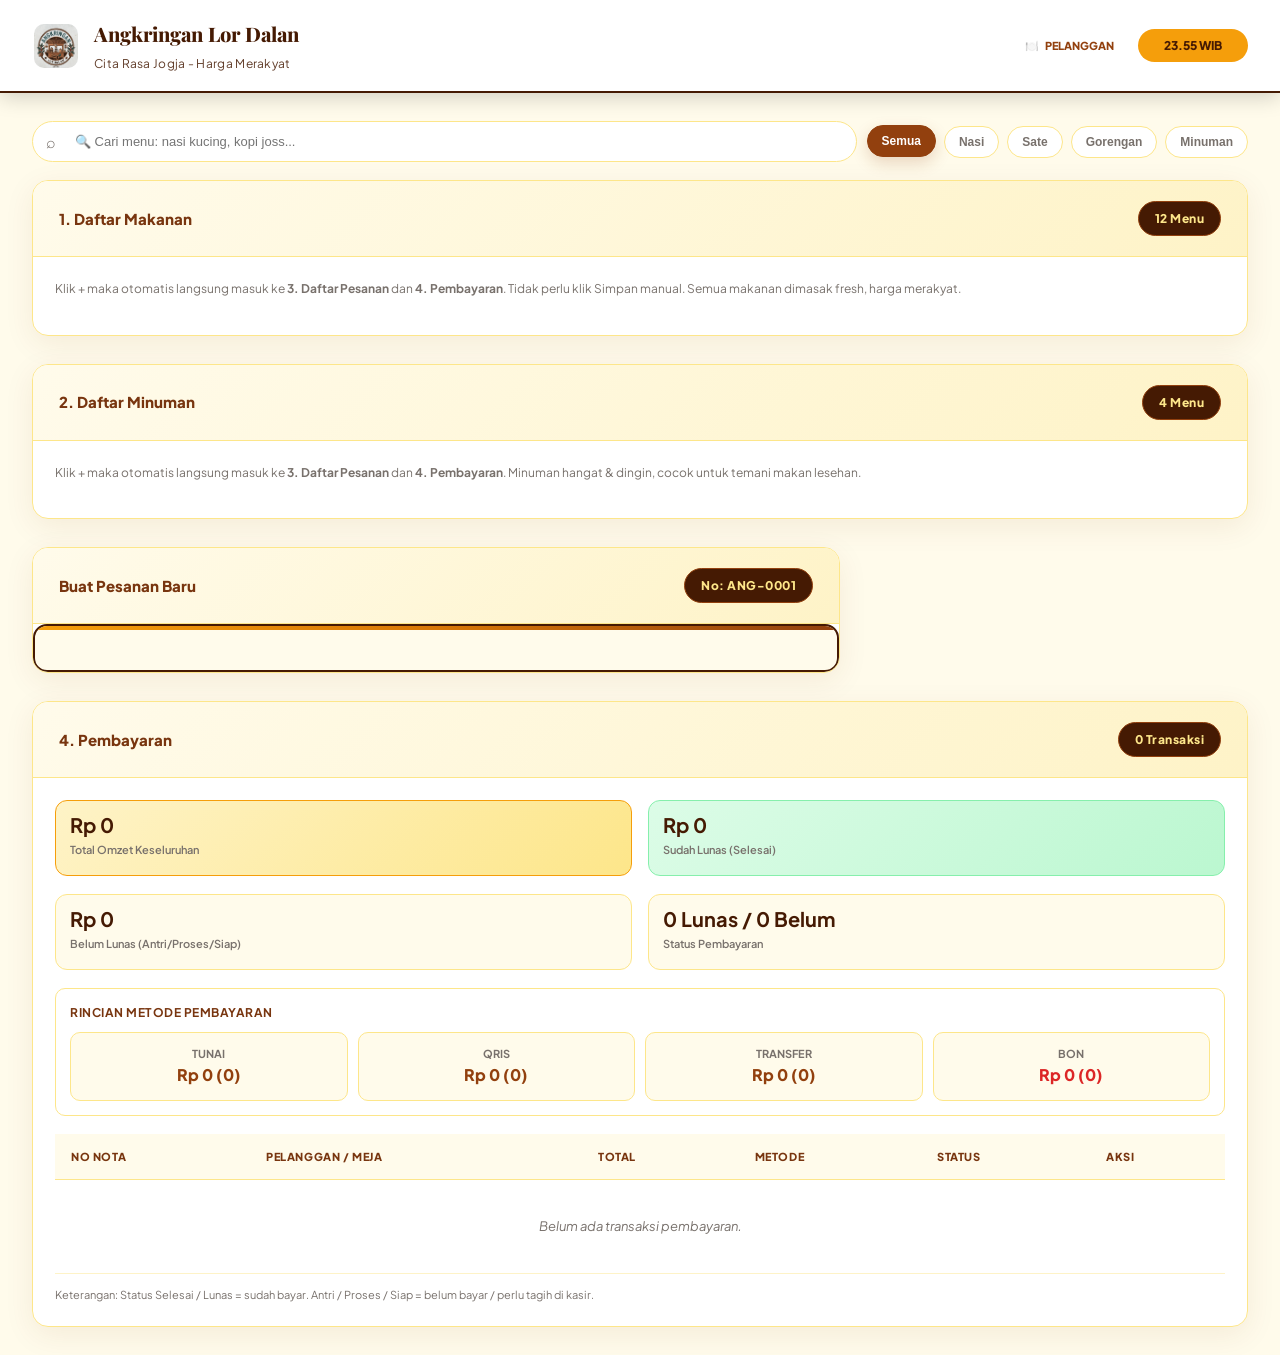
<file: index.html>
<!DOCTYPE html>
<html lang="id">
<head>
    <meta charset="UTF-8">
    <meta name="viewport" content="width=device-width, initial-scale=1.0">
    <title>Angkringan Lor Dalan - Warung Makan Tradisional</title>
    <link rel="icon" type="image/jpeg" href="static/assets/AGK.jpg">
    <link rel="apple-touch-icon" href="static/assets/AGK.jpg">
    <link rel="stylesheet" href="static/css/style.css">
    <link href="https://fonts.googleapis.com/css2?family=Plus+Jakarta+Sans:wght@400;500;600;700;800&family=Playfair+Display:wght@700;800&display=swap" rel="stylesheet">
</head>
<body>
    <script>
    // === GUARD RBAC: Pelanggan tanpa login BOLEH akses (public), Kasir/Admin/Superadmin butuh login ===
    // Rule: Pelanggan = tanpa token -> mode public (hanya lihat menu & pesan)
    // Kasir/Admin/Superadmin -> wajib login via login.html
    (function(){
        const token = sessionStorage.getItem("ald_token") || localStorage.getItem("ald_token");
        // Set global role untuk JS lain
        window.CURRENT_ROLE = "pelanggan";
        window.IS_PUBLIC = true;
        if(!token){
            // PELANGGAN: tanpa login, jangan redirect - biarkan akses public
            sessionStorage.setItem("ald_role", "pelanggan");
            console.log("Mode PELANGGAN (tanpa login) - hanya menu & pesan");
        } else {
            window.IS_PUBLIC = false;
            // Jika ada token tapi bukan fallback lokal, verifikasi ke API (async)
            if(token !== "local-fallback-token"){
                const API_BASE = (location.port === "8000" ? "/api" : "http://127.0.0.1:8000/api");
                fetch(API_BASE + "/auth/me", {headers:{"Authorization":"Bearer "+token}})
                .then(r=>{ if(!r.ok) throw new Error("invalid"); return r.json(); })
                .then(u=>{
                    sessionStorage.setItem("ald_user", u.username);
                    sessionStorage.setItem("ald_role", u.role);
                    window.CURRENT_ROLE = u.role;
                    window.IS_PUBLIC = false;
                    document.dispatchEvent(new CustomEvent("roleReady", {detail: u}));
                })
                .catch(()=>{
                    // Token invalid/expired -> fallback ke pelanggan, tapi beri opsi login
                    console.warn("Token invalid, fallback ke pelanggan");
                    // Jangan auto-hapus dan redirect paksa; biarkan sebagai pelanggan tapi hapus token
                    sessionStorage.removeItem("ald_token"); localStorage.removeItem("ald_token");
                    sessionStorage.setItem("ald_role", "pelanggan");
                    window.CURRENT_ROLE = "pelanggan";
                    window.IS_PUBLIC = true;
                });
            } else {
                window.CURRENT_ROLE = "superadmin"; // local fallback dianggap superadmin
                sessionStorage.setItem("ald_role", "superadmin");
                window.IS_PUBLIC = false;
            }
        }
    })();
    </script>

    <div class="app">
        <!-- SIDEBAR -->
        <aside class="sidebar">
            <div class="sidebar-brand">
                <div class="brand-logo">
                    <img src="static/assets/AGK.jpg" alt="Logo Angkringan Lor Dalan">
                </div>
                <div>
                    <h2>ANGKRINGAN</h2>
                    <span>LOR DALAN</span>
                    <p>Sambi Gedong, Tawengan, Sambi, Boyolali</p>
                </div>
            </div>

            <nav class="sidebar-nav">
                <p class="nav-label">MENU UTAMA</p>
                <a href="#makanan" class="nav-item active" onclick="setActive(this)">
                    <span>1. Daftar Makanan</span>
                </a>
                <a href="#minuman" class="nav-item" onclick="setActive(this)">
                    <span>2. Daftar Minuman</span>
                </a>
                <a href="#daftar" class="nav-item" id="navDaftar" onclick="setActive(this)">
                    <span>3. Daftar Pesanan</span> <small id="navDaftarLock" style="margin-left:auto; font-size:10px; opacity:0.7;">🔒</small>
                </a>
                <a href="#pembayaran" class="nav-item" id="navBayar" onclick="setActive(this)">
                    <span>4. Pembayaran</span> <small id="navBayarLock" style="margin-left:auto; font-size:10px; opacity:0.7;">🔒</small>
                </a>
                <a href="#kasirPanel" class="nav-item" id="navKasir" style="display:none;" onclick="setActive(this)">
                    <span>📋 Panel Kasir</span>
                </a>
                <a href="#adminPanel" class="nav-item" id="navAdmin" style="display:none;" onclick="setActive(this)">
                    <span>🛠️ Kelola Menu (Admin)</span>
                </a>
                <a href="#superadminPanel" class="nav-item" id="navSuper" style="display:none;" onclick="setActive(this)">
                    <span>🔐 Superadmin</span>
                </a>
                <p class="nav-label" style="margin-top:18px;">WARUNG</p>
                <a href="#" class="nav-item" onclick="alert('Angkringan Lor Dalan\nSambi Gedong, Tawengan, Sambi, Boyolali\nBuka: 17.00 - 02.00 WIB\nWA: 0812-3456-7890')">
                    <span>Bantuan</span>
                </a>
                <a href="login.html" class="nav-item" id="navLogin" style="background:rgba(245,158,11,0.15); border:1px solid rgba(245,158,11,0.3);">
                    <span>🔑 Login Kasir/Admin</span>
                </a>
            </nav>

            <div class="sidebar-footer">
                <div class="sidebar-stat">
                    <div>
                        <strong id="sideTotal">0</strong>
                        <span>Pesanan Hari Ini</span>
                    </div>
                </div>
                <div class="sidebar-stat" style="margin-top:10px; background: rgba(255,255,255,0.08);">
                    <div>
                        <strong id="sideOmzet" style="font-size:15px;">Rp 0</strong>
                        <span>Total Omzet</span>
                    </div>
                </div>
                <button onclick="handleLogout()" id="btnLogout" style="width:100%; margin-top:12px; background:rgba(255,255,255,0.12); color:white; border:1px solid rgba(255,255,255,0.2); padding:10px; border-radius:10px; font-size:12px; font-weight:700; cursor:pointer; backdrop-filter:blur(6px); display:none;">Keluar (Logout)</button>
                <p style="font-size:10px; color:rgba(255,255,255,0.6); text-align:center; margin-top:6px;" id="loginUserInfo">Mode: Pelanggan (tanpa login)</p>
                <p id="roleBadge" style="font-size:10px; color:#fde68a; text-align:center; margin-top:4px; font-weight:700; letter-spacing:0.5px; background:rgba(255,255,255,0.1); padding:4px; border-radius:6px;">PELANGGAN</p>
                <p class="sidebar-copy">&copy; 2026 Angkringan Lor Dalan<br><small>Hangat - Merakyat - Ngangeni</small></p>
            </div>
        </aside>

        <!-- MAIN CONTENT -->
        <div class="main">
            <!-- Topbar -->
            <header class="topbar">
                <div class="topbar-inner">
                    <div class="topbar-title" style="display:flex; align-items:center; gap:14px;">
                        <img src="static/assets/AGK.jpg" alt="Logo" style="width:48px; height:48px; border-radius:12px; object-fit:cover; border:2px solid rgba(255,255,255,0.3); background:white; flex-shrink:0;">
                        <div>
                            <h3 id="topbarTitle">Angkringan Lor Dalan</h3>
                            <p id="topbarSub">Cita Rasa Jogja - Harga Merakyat - Buka Sore Sampai Dini Hari</p>
                        </div>
                    </div>
                    <div class="topbar-info">
                        <span id="rolePillTop" style="background:white; color:var(--primary); padding:6px 12px; border-radius:999px; font-size:11px; font-weight:800; display:flex; align-items:center; gap:6px;"><span id="rolePillIcon">🍽️</span> <span id="rolePillText">PELANGGAN</span></span>
                        <span id="jamLive" class="badge badge-live"></span>
                    </div>
                </div>
                <div class="hero-banner" id="heroBanner">
                    <div class="hero-text" style="display:flex; align-items:center; gap:12px;">
                        <img src="static/assets/AGK.jpg" alt="Logo" style="width:42px; height:42px; border-radius:10px; object-fit:cover; border:2px solid #451a03; background:white; flex-shrink:0;">
                        <div>
                            <h4 id="heroTitle">Selamat Datang, Lur!</h4>
                            <p id="heroSub">Nasi Kucing - Sate-Satean - Gorengan Anget - Kopi Joss Arang</p>
                        </div>
                    </div>
                    <div class="hero-badge" id="heroBadge">
                        <span>0812-3456-7890</span>
                        <span class="promo" id="heroPromo">GRATIS Kerupuk!</span>
                    </div>
                </div>
            </header>

            <div id="toastContainer" class="toast-container"></div>
            <main class="wrapper">

                <div style="display:flex; gap:10px; margin-bottom:18px; flex-wrap:wrap; align-items:center;">
                    <div style="flex:1; min-width:220px; position:relative;">
                        <input id="searchMenu" type="text" placeholder="🔍 Cari menu: nasi kucing, kopi joss..." oninput="filterMenu()" style="width:100%; padding:12px 16px 12px 42px; border:1.5px solid var(--border); border-radius:999px; background:white; font-size:13px; outline:none;">
                        <span style="position:absolute; left:14px; top:50%; transform:translateY(-50%); color:var(--muted);">⌕</span>
                    </div>
                    <div class="chips" style="margin:0;">
                        <button class="chip active" onclick="setChip(this,'')">Semua</button>
                        <button class="chip" onclick="setChip(this,'Nasi')">Nasi</button>
                        <button class="chip" onclick="setChip(this,'Sate')">Sate</button>
                        <button class="chip" onclick="setChip(this,'Gorengan')">Gorengan</button>
                        <button class="chip" onclick="setChip(this,'Minuman')">Minuman</button>
                    </div>
                </div>

                <!-- 1. DAFTAR MAKANAN -->
                <div class="card" id="makanan" style="margin-bottom:28px;">
                    <div class="card-header">
                        <h3>1. Daftar Makanan</h3>
                        <span class="nota-badge" id="badgeMakanan">11 Menu</span>
                    </div>
                    <div style="padding:22px;">
                        <p style="font-size:12px; color:#78716c; margin-bottom:14px;">Klik + maka otomatis langsung masuk ke <strong>3. Daftar Pesanan</strong> dan <strong>4. Pembayaran</strong>. Tidak perlu klik Simpan manual. Semua makanan dimasak fresh, harga merakyat.</p>
                        <div class="menu-grid" id="menuMakanan">
                            <!-- Diisi via JS -->
                        </div>
                    </div>
                </div>

                <!-- 2. DAFTAR MINUMAN -->
                <div class="card" id="minuman" style="margin-bottom:28px;">
                    <div class="card-header">
                        <h3>2. Daftar Minuman</h3>
                        <span class="nota-badge" id="badgeMinuman">5 Menu</span>
                    </div>
                    <div style="padding:22px;">
                        <p style="font-size:12px; color:#78716c; margin-bottom:14px;">Klik + maka otomatis langsung masuk ke <strong>3. Daftar Pesanan</strong> dan <strong>4. Pembayaran</strong>. Minuman hangat & dingin, cocok untuk temani makan lesehan.</p>
                        <div class="menu-grid" id="menuMinuman">
                            <!-- Diisi via JS -->
                        </div>
                    </div>
                </div>

                <div class="layout">
                    <!-- Form Pesanan -->
                    <div class="card form-card">
                        <div class="card-header">
                            <h3>Buat Pesanan Baru</h3>
                            <span id="noNota" class="nota-badge">No: ANG-0001</span>
                        </div>

                        <form id="formPesanan" onsubmit="return false;">
                            <div class="section-title">Data Pelanggan</div>
                            <div class="grid-2">
                                <div class="form-group">
                                    <label for="nama">Nama Pelanggan <span>*</span></label>
                                    <input id="nama" type="text" placeholder="Contoh: Mas Gilang / Mbak Sari">
                                </div>
                                <div class="form-group">
                                    <label for="meja">No. Meja / Pesanan <span>*</span></label>
                                    <select id="meja">
                                        <option value="">-- Pilih --</option>
                                        <option value="Meja 01">Meja 01</option>
                                        <option value="Meja 02">Meja 02</option>
                                        <option value="Meja 03">Meja 03</option>
                                        <option value="Meja 04">Meja 04</option>
                                        <option value="Meja 05">Meja 05</option>
                                        <option value="Meja 06">Meja 06</option>
                                        <option value="Meja 07">Meja 07</option>
                                        <option value="Meja 08">Meja 08</option>
                                        <option value="Lesehan 1">Lesehan 1</option>
                                        <option value="Lesehan 2">Lesehan 2</option>
                                        <option value="Bungkus / Take Away">Bungkus / Take Away</option>
                                        <option value="Ojek Online">Ojek Online (GoFood/Grab)</option>
                                    </select>
                                </div>
                            </div>
                            <div class="grid-2">
                                <div class="form-group">
                                    <label for="wa">No. WhatsApp</label>
                                    <input id="wa" type="tel" placeholder="0812xxxx (opsional)">
                                </div>
                                <div class="form-group">
                                    <label for="jmlOrang">Jumlah Orang</label>
                                    <select id="jmlOrang">
                                        <option>1 Orang</option>
                                        <option>2 Orang</option>
                                        <option>3 Orang</option>
                                        <option>4 Orang</option>
                                        <option>5 Orang</option>
                                        <option>Rombongan (>5)</option>
                                    </select>
                                </div>
                            </div>

                            <div class="form-group" style="margin-top:18px;">
                                <label>Pesanan Dipilih <span id="jumlahItem" style="background:#fef3c7; padding:2px 8px; border-radius:20px; font-size:11px;">0 item</span></label>
                                <div id="keranjang" class="keranjang">
                                    <p class="keranjang-empty">Belum ada menu dipilih. Klik + pada Daftar Makanan / Minuman di atas! Akan otomatis tercatat di Daftar Pesanan.</p>
                                </div>
                                <div class="total-bar">
                                    <span>Total Bayar:</span>
                                    <strong id="totalBayar">Rp 0</strong>
                                </div>
                            </div>

                            <div class="grid-2">
                                <div class="form-group">
                                    <label for="pembayaran">Metode Bayar</label>
                                    <select id="pembayaran">
                                        <option>Tunai (Cash)</option>
                                        <option>QRIS</option>
                                        <option>Transfer</option>
                                        <option>Bayar Nanti (Bon)</option>
                                    </select>
                                </div>
                                <div class="form-group">
                                    <label for="status">Status Pesanan</label>
                                    <select id="status">
                                        <option>Antri</option>
                                        <option>Proses Masak</option>
                                        <option>Siap Saji</option>
                                        <option>Selesai / Lunas</option>
                                    </select>
                                </div>
                            </div>

                            <div class="grid-2">
                                <div class="form-group">
                                    <label for="tanggal">Tanggal Pesan</label>
                                    <input id="tanggal" type="date">
                                </div>
                                <div class="form-group">
                                    <label for="jamPesan">Jam Pesan</label>
                                    <input id="jamPesan" type="time">
                                </div>
                            </div>

                            <div class="form-group">
                                <label for="catatan">Catatan / Request (Level Pedas, Tanpa Sayur, dll)</label>
                                <input id="catatan" type="text" placeholder="Contoh: Nasi kucing 2 pedas, Kopi joss jangan terlalu manis">
                            </div>

                            <div class="actions">
                                <button type="button" class="btn btn-secondary" onclick="resetForm()">Reset</button>
                                <button type="button" class="btn btn-primary" onclick="simpanPesanan()">Simpan Pesanan</button>
                            </div>
                        </form>

                        <div id="hasil" class="hasil hidden"></div>
                    </div>

                    <!-- Side Info -->
                    <div class="side">
                        <div class="card info-card" id="menuFavorit">
                            <h3>Menu Favorit Lor Dalan</h3>
                            <div class="menu-favorit-list">
                                <div class="fav-item">
                                    <img src="static/images/nasi-kucing.jpg" alt="Nasi Kucing" style="width:48px; height:48px; border-radius:10px; object-fit:cover; border:1.5px solid #fde68a; background:white; flex-shrink:0;" onerror="this.src='static/images/nasi-kucing.svg'">
                                    <div>
                                        <strong>Nasi Kucing Sambal Teri</strong>
                                        <small>Rp 5.000 - Paling Laris!</small>
                                    </div>
                                    <span class="fav-badge">4.9</span>
                                </div>
                                <div class="fav-item">
                                    <img src="static/images/kopi-joss.jpg" alt="Kopi Joss" style="width:48px; height:48px; border-radius:10px; object-fit:cover; border:1.5px solid #fde68a; background:white; flex-shrink:0;" onerror="this.src='static/images/kopi-joss.svg'">
                                    <div>
                                        <strong>Kopi Joss Arang Panas</strong>
                                        <small>Rp 8.000 - Khas Jogja</small>
                                    </div>
                                    <span class="fav-badge">4.8</span>
                                </div>
                                <div class="fav-item">
                                    <img src="static/images/sate-telur.jpg" alt="Sate Telur" style="width:48px; height:48px; border-radius:10px; object-fit:cover; border:1.5px solid #fde68a; background:white; flex-shrink:0;" onerror="this.src='static/images/sate-telur.svg'">
                                    <div>
                                        <strong>Sate Usus & Telur Puyuh</strong>
                                        <small>Rp 3.500 - Gurih Pedas</small>
                                    </div>
                                    <span class="fav-badge">4.9</span>
                                </div>
                                <div class="fav-item">
                                    <img src="static/images/wedang-jahe.jpg" alt="Wedang Jahe" style="width:48px; height:48px; border-radius:10px; object-fit:cover; border:1.5px solid #fde68a; background:white; flex-shrink:0;" onerror="this.src='static/images/wedang-jahe.svg'">
                                    <div>
                                        <strong>Wedang Jahe Susu</strong>
                                        <small>Rp 8.000 - Hangat Malam</small>
                                    </div>
                                    <span class="fav-badge">4.7</span>
                                </div>
                                <div class="fav-item">
                                    <img src="static/images/indomie.jpg" alt="Indomie" style="width:48px; height:48px; border-radius:10px; object-fit:cover; border:1.5px solid #fde68a; background:white; flex-shrink:0;" onerror="this.src='static/images/indomie.svg'">
                                    <div>
                                        <strong>Indomie Goreng + Telor</strong>
                                        <small>Rp 13.000 - Porsi Jumbo</small>
                                    </div>
                                    <span class="fav-badge">4.8</span>
                                </div>
                            </div>
                            <div class="alert">
                                <p><strong>Promo Lor Dalan:</strong> Beli 5 Nasi Kucing Gratis 1 Gorengan! Berlaku jam 17.00-19.00.</p>
                            </div>
                        </div>

                        <div class="card info-card">
                            <h3>Alur Pesan di Angkringan</h3>
                            <ol class="steps">
                                <li><span>1</span> Pilih meja & pesan menu</li>
                                <li><span>2</span> Pesanan dimasak (5-10 menit)</li>
                                <li><span>3</span> Makanan diantar ke meja</li>
                                <li><span>4</span> Makan santai & ngobrol</li>
                                <li><span>5</span> Bayar di kasir & kembali lagi!</li>
                            </ol>
                            <div class="alert" style="background:#fefce8; border-color:#fde68a; color:#854d0e;">
                                <p><strong>Info:</strong> Dilarang bawa makanan dari luar. Jaga kebersihan, buang sampah pada tempatnya. Matur nuwun!</p>
                            </div>
                        </div>

                        <div class="card stat-card">
                            <div class="stat">
                                <div>
                                    <strong id="totalData">0</strong>
                                    <span>Total Pesanan</span>
                                </div>
                            </div>
                            <div class="stat">
                                <div>
                                    <strong id="totalAntri">0</strong>
                                    <span>Antri / Proses</span>
                                </div>
                            </div>
                            <div class="stat" style="background: linear-gradient(135deg,#fef3c7,#fde68a); border-color:#f59e0b;">
                                <div>
                                    <strong id="totalOmzet">Rp 0</strong>
                                    <span>Omzet Hari Ini</span>
                                </div>
                            </div>
                        </div>

                        <div class="card info-card" style="padding:18px; background: linear-gradient(135deg,#451a03,#92400e); color:white; border:none;">
                            <h3 style="color:white; margin-bottom:10px;">Filosofi Lor Dalan</h3>
                            <p style="font-size:13px; line-height:1.7; opacity:0.95; font-style:italic;">"Angkringan bukan sekadar warung, tapi tempat cerita. Di Lor Dalan, semua sama — mahasiswa, pekerja, bos, semua duduk lesehan, ngopi joss, udud, ngobrol ngalor-ngidul. Murah, hangat, ngangenin."</p>
                            <p style="font-size:11px; margin-top:10px; opacity:0.7;">- Pak Dhalan, Pemilik Angkringan Lor Dalan (sejak 2015)</p>
                        </div>
                    </div>
                </div>

                <!-- 3. DAFTAR PESANAN -->
                <div class="card table-card" id="daftar">
                    <div class="card-header">
                        <h3>3. Daftar Pesanan</h3>
                        <div class="table-actions">
                            <input id="cari" type="text" placeholder="Cari nama / meja / menu..." oninput="filterData()">
                            <button class="btn btn-small btn-danger" onclick="hapusSemua()">Hapus Semua</button>
                        </div>
                    </div>
                    <div class="table-wrap">
                        <table id="tabelPesanan">
                            <thead>
                                <tr>
                                    <th>No Nota</th>
                                    <th>Waktu</th>
                                    <th>Pelanggan</th>
                                    <th>Pesanan</th>
                                    <th>Total</th>
                                    <th>Status</th>
                                    <th>Aksi</th>
                                </tr>
                            </thead>
                            <tbody id="tbodyPesanan">
                                <tr class="empty-row"><td colspan="7">Belum ada pesanan. Klik + pada Daftar Makanan / Minuman di atas, otomatis langsung masuk ke sini!</td></tr>
                            </tbody>
                        </table>
                    </div>
                </div>

                <!-- 4. PEMBAYARAN -->
                <div class="card table-card" id="pembayaran">
                    <div class="card-header">
                        <h3>4. Pembayaran</h3>
                        <span class="nota-badge" id="badgePembayaran">0 Transaksi</span>
                    </div>
                    <div style="padding:22px;">
                        <!-- Ringkasan Bayar -->
                        <div class="grid-2" style="margin-bottom:18px;">
                            <div class="stat" style="background: linear-gradient(135deg,#fef3c7,#fde68a); border-color:#f59e0b;">
                                <div>
                                    <strong id="bayarOmzet">Rp 0</strong>
                                    <span>Total Omzet Keseluruhan</span>
                                </div>
                            </div>
                            <div class="stat" style="background: linear-gradient(135deg,#dcfce7,#bbf7d0); border-color:#86efac;">
                                <div>
                                    <strong id="bayarLunas">Rp 0</strong>
                                    <span>Sudah Lunas (Selesai)</span>
                                </div>
                            </div>
                        </div>
                        <div class="grid-2" style="margin-bottom:18px;">
                            <div class="stat">
                                <div>
                                    <strong id="bayarBelum">Rp 0</strong>
                                    <span>Belum Lunas (Antri/Proses/Siap)</span>
                                </div>
                            </div>
                            <div class="stat">
                                <div>
                                    <strong id="bayarInfo">0 Lunas / 0 Belum</strong>
                                    <span>Status Pembayaran</span>
                                </div>
                            </div>
                        </div>

                        <!-- Rincian Metode Bayar -->
                        <div class="nota-items" style="margin-bottom:18px;">
                            <h5>Rincian Metode Pembayaran</h5>
                            <div id="rincianMetode" style="display:grid; grid-template-columns: repeat(4, 1fr); gap:10px; margin-top:10px;">
                                <div style="background:#fffbeb; padding:12px; border-radius:10px; border:1px solid #fde68a; text-align:center;">
                                    <strong style="font-size:11px; color:#78716c; display:block;">TUNAI</strong>
                                    <span id="metodeTunai" style="font-weight:800; color:#92400e;">Rp 0 (0)</span>
                                </div>
                                <div style="background:#fffbeb; padding:12px; border-radius:10px; border:1px solid #fde68a; text-align:center;">
                                    <strong style="font-size:11px; color:#78716c; display:block;">QRIS</strong>
                                    <span id="metodeQris" style="font-weight:800; color:#92400e;">Rp 0 (0)</span>
                                </div>
                                <div style="background:#fffbeb; padding:12px; border-radius:10px; border:1px solid #fde68a; text-align:center;">
                                    <strong style="font-size:11px; color:#78716c; display:block;">TRANSFER</strong>
                                    <span id="metodeTransfer" style="font-weight:800; color:#92400e;">Rp 0 (0)</span>
                                </div>
                                <div style="background:#fffbeb; padding:12px; border-radius:10px; border:1px solid #fde68a; text-align:center;">
                                    <strong style="font-size:11px; color:#78716c; display:block;">BON</strong>
                                    <span id="metodeBon" style="font-weight:800; color:#dc2626;">Rp 0 (0)</span>
                                </div>
                            </div>
                        </div>

                        <div class="table-wrap">
                            <table>
                                <thead>
                                    <tr>
                                        <th>No Nota</th>
                                        <th>Pelanggan / Meja</th>
                                        <th>Total</th>
                                        <th>Metode</th>
                                        <th>Status</th>
                                        <th>Aksi</th>
                                    </tr>
                                </thead>
                                <tbody id="tbodyPembayaran">
                                    <tr class="empty-row"><td colspan="6">Belum ada transaksi pembayaran.</td></tr>
                                </tbody>
                            </table>
                        </div>
                        <p style="margin-top:12px; font-size:11px; color:#78716c;">Keterangan: Status Selesai / Lunas = sudah bayar. Antri / Proses / Siap = belum bayar / perlu tagih di kasir.</p>
                    </div>
                </div>

                <!-- KASIR PANEL - MENU YANG DIPILIH CUSTOMER & TOTAL BAYAR -->
                <div class="card table-card" id="kasirPanel" style="display:none; margin-top:28px; border:2px solid #16a34a;">
                    <div class="card-header" style="background:linear-gradient(135deg,#15803d,#16a34a); color:white;">
                        <h3 style="color:white;">📋 Panel Kasir — Pesanan Customer & Tagihan</h3>
                        <span class="nota-badge" id="kasir Pending" style="background:white; color:#15803d;">Kasir Mode</span>
                    </div>
                    <div style="padding:22px;">
                        <p style="font-size:12px; color:#78716c; margin-bottom:14px;">Khusus <b>Kasir</b> (juga Admin/Superadmin). Melihat <b>menu apa yang dipilih customer</b>, qty, harga satuan & <b>total yang harus dibayar</b> per nota. Aksi: Ubah status, Tandai Lunas, Cetak Struk, WA Customer.</p>
                        <div class="grid-2" style="margin-bottom:16px;">
                            <div class="stat" style="background: linear-gradient(135deg,#dcfce7,#bbf7d0); border-color:#86efac;">
                                <div>
                                    <strong id="kasirTotalPesanan">0</strong>
                                    <span>Pesanan Antri/Proses (Perlu Dilayani)</span>
                                </div>
                            </div>
                            <div class="stat" style="background: linear-gradient(135deg,#fef3c7,#fde68a); border-color:#f59e0b;">
                                <div>
                                    <strong id="kasirTotalTagihan">Rp 0</strong>
                                    <span>Total Tagihan Belum Lunas</span>
                                </div>
                            </div>
                        </div>
                        <div style="display:flex; gap:8px; margin-bottom:12px; flex-wrap:wrap;">
                            <select id="kasirFilter" onchange="renderKasirPanel()" style="padding:8px 12px; border:1.5px solid #fde68a; border-radius:10px; font-size:12px; background:#fffbeb;">
                                <option value="">Semua Status</option>
                                <option value="Antri">Antri</option>
                                <option value="Proses Masak">Proses Masak</option>
                                <option value="Siap Saji">Siap Saji</option>
                                <option value="Selesai / Lunas">Lunas</option>
                            </select>
                            <input id="kasirCari" type="text" placeholder="Cari nota / nama / meja..." oninput="renderKasirPanel()" style="flex:1; min-width:180px; padding:8px 12px; border:1.5px solid #fde68a; border-radius:10px; font-size:12px; background:#fffbeb;">
                            <button onclick="renderKasirPanel()" style="background:#dcfce7; border:1px solid #bbf7d0; color:#15803d; padding:8px 14px; border-radius:10px; font-size:12px; font-weight:700; cursor:pointer;">Refresh</button>
                        </div>
                        <div class="table-wrap">
                            <table>
                                <thead>
                                    <tr>
                                        <th>Nota / Waktu</th>
                                        <th>Customer / Meja</th>
                                        <th>Menu Dipilih (qty x harga)</th>
                                        <th>Total Bayar</th>
                                        <th>Status</th>
                                        <th>Aksi Kasir</th>
                                    </tr>
                                </thead>
                                <tbody id="tbodyKasir">
                                    <tr class="empty-row"><td colspan="6">Belum ada pesanan.</td></tr>
                                </tbody>
                            </table>
                        </div>
                        <p style="margin-top:10px; font-size:11px; color:#78716c;">Tip Kasir: Klik <b>Bayar</b> untuk tandai Lunas, <b>WA</b> untuk chat customer, <b>Lihat</b> untuk cetak struk.</p>
                    </div>
                </div>

                <!-- ADMIN PANEL - CRUD MAKANAN & MINUMAN + LABEL SOLD -->
                <div class="card table-card" id="adminPanel" style="display:none; margin-top:28px; border:2px solid #d97706;">
                    <div class="card-header" style="background:linear-gradient(135deg,#92400e,#d97706); color:white;">
                        <h3 style="color:white;">🛠️ Kelola Menu — Admin (CRUD + SOLD)</h3>
                        <span class="nota-badge" id="adminMenuCount" style="background:white; color:#92400e;">16 Menu</span>
                    </div>
                    <div style="padding:22px;">
                        <p style="font-size:12px; color:#78716c; margin-bottom:14px;">Khusus <b>Admin</b> (dan Superadmin). Tambah / Edit / Hapus makanan & minuman. Jika stok habis, klik <b>SOLD</b> → pelanggan lihat label <span style="background:#fee2e2; color:#dc2626; padding:2px 6px; border-radius:6px; font-weight:800; font-size:10px;">HABIS</span> dan tidak bisa pesan.</p>
                        <!-- Form Tambah/Edit -->
                        <div style="background:#fffbeb; border:1.5px solid #fde68a; border-radius:12px; padding:16px; margin-bottom:16px;">
                            <h4 style="font-size:13px; color:#92400e; font-weight:800; margin:0 0 12px 0;">➕ Tambah / Edit Menu</h4>
                            <div class="grid-2">
                                <div class="form-group">
                                    <label>ID Menu * (unik, tanpa spasi, cth: nasgor_baru)</label>
                                    <input id="admId" type="text" placeholder="id unik">
                                </div>
                                <div class="form-group">
                                    <label>Nama Menu *</label>
                                    <input id="admNama" type="text" placeholder="Nama menu">
                                </div>
                            </div>
                            <div class="grid-2" style="margin-top:10px;">
                                <div class="form-group">
                                    <label>Harga (Rp) *</label>
                                    <input id="admHarga" type="number" placeholder="5000">
                                </div>
                                <div class="form-group">
                                    <label>Kategori</label>
                                    <select id="admKategori"><option>Nasi</option><option>Sate</option><option>Gorengan</option><option>Bakaran</option><option>Minuman</option><option>Mie</option></select>
                                </div>
                            </div>
                            <div class="grid-2" style="margin-top:10px;">
                                <div class="form-group">
                                    <label>Gambar (path)</label>
                                    <input id="admGambar" type="text" placeholder="static/images/nama.jpg">
                                </div>
                                <div class="form-group">
                                    <label>Deskripsi</label>
                                    <input id="admDeskripsi" type="text" placeholder="Deskripsi singkat">
                                </div>
                            </div>
                            <div style="display:flex; gap:8px; margin-top:14px;">
                                <button onclick="adminTambahMenu()" style="flex:1; background:#92400e; color:white; border:none; padding:11px; border-radius:10px; font-weight:800; cursor:pointer;">Simpan Menu</button>
                                <button onclick="adminResetForm()" style="background:#fef3c7; color:#92400e; border:1.5px solid #fde68a; padding:11px 16px; border-radius:10px; font-weight:700; cursor:pointer;">Reset</button>
                                <button onclick="adminLoadMenu()" style="background:white; color:#92400e; border:1.5px solid #fde68a; padding:11px 16px; border-radius:10px; font-weight:700; cursor:pointer;">Reload</button>
                            </div>
                            <p id="adminMsg" style="font-size:12px; margin-top:8px; display:none;"></p>
                        </div>
                        <!-- Tabel Kelola -->
                        <div class="table-wrap">
                            <table>
                                <thead>
                                    <tr>
                                        <th>ID / Gambar</th>
                                        <th>Nama / Kategori</th>
                                        <th>Harga</th>
                                        <th>Status</th>
                                        <th>Aksi Admin</th>
                                    </tr>
                                </thead>
                                <tbody id="tbodyAdminMenu">
                                    <tr class="empty-row"><td colspan="5">Memuat menu...</td></tr>
                                </tbody>
                            </table>
                        </div>
                    </div>
                </div>

                <!-- SUPERADMIN PANEL - APPROVAL KASIR/ADMIN -->
                <div class="card table-card" id="superadminPanel" style="display:none; margin-top:28px; border:2px solid #92400e;">
                    <div class="card-header" style="background:linear-gradient(135deg,#451a03,#92400e); color:white;">
                        <h3 style="color:white;">🔐 Panel Superadmin - Approval Akun</h3>
                        <span class="nota-badge" id="pendingCount" style="background:#f59e0b; color:#451a03;">0 Pending</span>
                    </div>
                    <div style="padding:22px;">
                        <p style="font-size:12px; color:#78716c; margin-bottom:14px;">Daftar akun <b>Kasir / Admin</b> yang mendaftar via <code>register.html</code> dan menunggu persetujuan. Hanya <b>superadmin</b> bisa Approve/Tolak. Akun pending <b>tidak bisa login</b> sampai di-approve.</p>
                        <div id="pendingList" style="display:flex; flex-direction:column; gap:10px;">
                            <p style="text-align:center; color:#78716c; font-size:13px; padding:20px;">Memuat data pending...</p>
                        </div>
                        <div style="margin-top:14px; display:flex; gap:10px;">
                            <button onclick="loadPendingUsers()" style="background:#fffbeb; border:1.5px solid #fde68a; color:#92400e; padding:8px 14px; border-radius:10px; font-size:12px; font-weight:700; cursor:pointer;">Refresh Pending</button>
                            <button onclick="loadActiveUsers()" style="background:#dcfce7; border:1.5px solid #bbf7d0; color:#15803d; padding:8px 14px; border-radius:10px; font-size:12px; font-weight:700; cursor:pointer;">Refresh Aktif</button>
                            <a href="register.html" target="_blank" style="background:#fef3c7; border:1.5px solid #fde68a; color:#92400e; padding:8px 14px; border-radius:10px; font-size:12px; font-weight:700; text-decoration:none;">Form Register</a>
                        </div>

                        <hr style="margin:20px 0; border:none; border-top:1.5px dashed #fde68a;">

                        <div style="display:flex; justify-content:space-between; align-items:center; margin-bottom:12px;">
                            <h4 style="font-size:13px; color:#451a03; font-weight:800; margin:0;">🟢 Akun Aktif — Online / Offline</h4>
                            <span id="activeCount" style="background:#dcfce7; color:#15803d; padding:4px 10px; border-radius:20px; font-size:11px; font-weight:700;">0 Aktif</span>
                        </div>
                        <p style="font-size:11px; color:#78716c; margin-bottom:10px;">Status <b style="color:#16a34a;">● Online</b> = aktif &lt;5 menit (heartbeat 30 detik). <b style="color:#f59e0b;">● Idle</b> = 5-60 menit. <b style="color:#a8a29e;">● Offline</b> = &gt;60 menit / logout. Visible hanya untuk superadmin.</p>
                        <div id="activeList" style="display:flex; flex-direction:column; gap:8px;">
                            <p style="text-align:center; color:#78716c; font-size:12px; padding:16px;">Memuat akun aktif...</p>
                        </div>
                        <div style="margin-top:12px; display:flex; gap:8px; align-items:center;">
                            <button onclick="loadActiveUsers()" style="background:#fffbeb; border:1.5px solid #fde68a; color:#92400e; padding:8px 14px; border-radius:10px; font-size:12px; font-weight:700; cursor:pointer;">Muat Ulang</button>
                            <span id="heartbeatStatus" style="font-size:11px; color:#78716c;">Heartbeat: -</span>
                            <span style="margin-left:auto; font-size:10px; color:#a8a29e;">Auto-refresh 30 detik</span>
                        </div>
                    </div>
                </div>

                <footer class="footer">
                    <p><strong>Angkringan Lor Dalan</strong> &bull; Sambi Gedong, Tawengan, Sambi, Boyolali &bull; Buka 17.00 - 02.00 WIB</p>
                    <p style="margin-top:6px; font-size:11px;">Matur Nuwun Sudah Mampir, Lur! - Harga Merakyat - Rasa Nikmat - Sambi Gedong, Tawengan, Sambi, Boyolali</p>
                </footer>
            </main>
        </div>
    </div>
    <div id="cartFab" class="cart-fab" onclick="document.getElementById('formPesanan').scrollIntoView({behavior:'smooth'})">
        <span>🛒 Keranjang</span>
        <span class="badge" id="fabBadge">0</span>
        <span id="fabTotal">Rp 0</span>
    </div>

    <script src="static/js/script.js"></script>
    <script>
    // === ROLE UX: beda tema, topbar, hero, sidebar tanpa banner besar ===
    function applyRoleUX(role){
        const r = role || "pelanggan";
        document.body.classList.remove("role-pelanggan","role-kasir","role-admin","role-superadmin");
        document.body.classList.add("role-" + r);
        // Topbar pill & hero berbeda jelas per role
        const cfg = {
            pelanggan:{icon:"🍽️", pill:"PELANGGAN", title:"Angkringan Lor Dalan", sub:"Cita Rasa Jogja - Harga Merakyat", heroT:"Selamat Datang, Lur!", heroS:"Nasi Kucing • Sate • Gorengan • Kopi Joss — Klik + untuk pesan", promo:"GRATIS Kerupuk!"},
            kasir:{icon:"⚡", pill:"KASIR", title:"Kasir — Siap Melayani", sub:"Kelola antrian & tagihan", heroT:"Mode Kasir — Antrian Hari Ini", heroS:"Fokus: Pesanan Antri → Proses → Bayar", promo:"Shift+B Bayar"},
            admin:{icon:"🛠️", pill:"ADMIN", title:"Admin — Kelola Menu", sub:"Atur SOLD/HABIS & harga", heroT:"Mode Admin — Menu Warung", heroS:"CRUD Menu — Perubahan langsung ke pelanggan", promo:"Kelola SOLD"},
            superadmin:{icon:"🔐", pill:"SUPERADMIN", title:"Superadmin — Monitor Warung", sub:"Approve & pantau online", heroT:"Mode Superadmin — Full Access", heroS:"Approve pendaftar & monitor kasir/admin online", promo:"Full Access"}
        };
        const c = cfg[r] || cfg.pelanggan;
        const pillIcon = document.getElementById("rolePillIcon");
        const pillText = document.getElementById("rolePillText");
        const topTitle = document.getElementById("topbarTitle");
        const topSub = document.getElementById("topbarSub");
        const heroT = document.getElementById("heroTitle");
        const heroS = document.getElementById("heroSub");
        const heroP = document.getElementById("heroPromo");
        if(pillIcon) pillIcon.textContent=c.icon;
        if(pillText) pillText.textContent=c.pill;
        if(topTitle) topTitle.textContent=c.title;
        if(topSub) topSub.textContent=c.sub;
        if(heroT) heroT.textContent=c.heroT;
        if(heroS) heroS.textContent=c.heroS;
        if(heroP) heroP.textContent=c.promo;
        // Sidebar stats: pelanggan sembunyikan angka sensitif, kasir/admin/superadmin tampilkan
        const sideTotal = document.getElementById("sideTotal")?.parentElement?.parentElement;
        const sideOmzet = document.getElementById("sideOmzet")?.parentElement?.parentElement;
        if(r==="pelanggan"){ if(sideTotal) sideTotal.style.opacity="0.6"; if(sideOmzet) sideOmzet.style.opacity="0.6"; }
        else { if(sideTotal) sideTotal.style.opacity="1"; if(sideOmzet) sideOmzet.style.opacity="1"; }
    }
    // === RBAC Frontend Visibility ===
    function applyRoleVisibility(role){
        applyRoleUX(role);
        const isPelanggan = !role || role==="pelanggan";
        const isKasir = role==="kasir";
        const isAdmin = role==="admin";
        const isSuper = role==="superadmin";
        // Nav locks
        const navDaftarLock = document.getElementById("navDaftarLock");
        const navBayarLock = document.getElementById("navBayarLock");
        // Panels visibility
        const kasirPanel = document.getElementById("kasirPanel");
        const adminPanel = document.getElementById("adminPanel");
        const superPanel = document.getElementById("superadminPanel");
        const daftarCard = document.getElementById("daftar");
        const bayarCard = document.getElementById("pembayaran");
        // Nav items
        const navKasir = document.getElementById("navKasir");
        const navAdmin = document.getElementById("navAdmin");
        const navSuper = document.getElementById("navSuper");
        const navLogin = document.getElementById("navLogin");
        const btnLogout = document.getElementById("btnLogout");
        const roleBadge = document.getElementById("roleBadge");
        // Default hide all role panels
        if(kasirPanel) kasirPanel.style.display = "none";
        if(adminPanel) adminPanel.style.display = "none";
        if(superPanel) superPanel.style.display = "none";
        if(navKasir) navKasir.style.display = "none";
        if(navAdmin) navAdmin.style.display = "none";
        if(navSuper) navSuper.style.display = "none";
        if(isPelanggan){
            if(roleBadge) { roleBadge.textContent="PELANGGAN (tanpa login)"; roleBadge.style.background="rgba(245,158,11,0.2)"; roleBadge.style.color="#fde68a"; }
            if(navLogin) navLogin.style.display="flex";
            if(btnLogout) btnLogout.style.display="none";
            // Pelanggan tidak lihat daftar/bayar detail (hanya menu & form)
            if(daftarCard) daftarCard.style.display="none";
            if(bayarCard) bayarCard.style.display="none";
            if(navDaftarLock) navDaftarLock.textContent="🔒 Login kasir";
            if(navBayarLock) navBayarLock.textContent="🔒 Login kasir";
        } else if(isKasir){
            if(roleBadge) { roleBadge.textContent="KASIR"; roleBadge.style.background="#16a34a"; roleBadge.style.color="white"; }
            if(navLogin) navLogin.style.display="none";
            if(btnLogout) btnLogout.style.display="block";
            if(kasirPanel) kasirPanel.style.display="block";
            if(navKasir) navKasir.style.display="flex";
            if(daftarCard) daftarCard.style.display="block";
            if(bayarCard) bayarCard.style.display="block";
            if(navDaftarLock) navDaftarLock.textContent="";
            if(navBayarLock) navBayarLock.textContent="";
        } else if(isAdmin){
            if(roleBadge) { roleBadge.textContent="ADMIN"; roleBadge.style.background="#d97706"; roleBadge.style.color="white"; }
            if(navLogin) navLogin.style.display="none";
            if(btnLogout) btnLogout.style.display="block";
            if(kasirPanel) kasirPanel.style.display="block";
            if(adminPanel) adminPanel.style.display="block";
            if(navKasir) navKasir.style.display="flex";
            if(navAdmin) navAdmin.style.display="flex";
            if(daftarCard) daftarCard.style.display="block";
            if(bayarCard) bayarCard.style.display="block";
            if(navDaftarLock) navDaftarLock.textContent="";
            if(navBayarLock) navBayarLock.textContent="";
        } else if(isSuper){
            if(roleBadge) { roleBadge.textContent="SUPERADMIN"; roleBadge.style.background="#451a03"; roleBadge.style.color="#fde68a"; }
            if(navLogin) navLogin.style.display="none";
            if(btnLogout) btnLogout.style.display="block";
            if(kasirPanel) kasirPanel.style.display="block";
            if(adminPanel) adminPanel.style.display="block";
            if(superPanel) superPanel.style.display="block";
            if(navKasir) navKasir.style.display="flex";
            if(navAdmin) navAdmin.style.display="flex";
            if(navSuper) navSuper.style.display="flex";
            if(daftarCard) daftarCard.style.display="block";
            if(bayarCard) bayarCard.style.display="block";
            if(navDaftarLock) navDaftarLock.textContent="";
            if(navBayarLock) navBayarLock.textContent="";
        }
        // render kasir panel if visible
        if(!isPelanggan) setTimeout(()=>{ if(typeof renderKasirPanel==="function") renderKasirPanel(); if(typeof adminLoadMenu==="function") adminLoadMenu(); }, 300);
    }

    // Update info user & heartbeat untuk online/offline
    let heartbeatInterval = null;
    window.addEventListener("DOMContentLoaded", ()=>{
        const u = sessionStorage.getItem("ald_user") || localStorage.getItem("ald_user") || "Unknown";
        const r = sessionStorage.getItem("ald_role") || localStorage.getItem("ald_role") || "pelanggan";
        const el = document.getElementById("loginUserInfo");
        if(el){
            if(r==="pelanggan" || !sessionStorage.getItem("ald_token")){
                el.textContent = "Mode: Pelanggan (tanpa login) • " + new Date().toLocaleTimeString('id-ID');
            } else {
                el.textContent = "Login: " + u + (r ? " ("+r+")" : "") + " • " + new Date().toLocaleTimeString('id-ID');
            }
        }
        applyRoleVisibility(r);
        // Listen roleReady dari guard async
        document.addEventListener("roleReady", (e)=>{
            const nr = e.detail.role;
            const nu = e.detail.username;
            if(el) el.textContent = "Login: " + nu + " ("+nr+") • " + new Date().toLocaleTimeString('id-ID');
            applyRoleVisibility(nr);
            // re-init heartbeat based on new role
            const rr = nr;
            if(rr === "superadmin"){
                const panel = document.getElementById("superadminPanel");
                if(panel) panel.style.display = "block";
                loadPendingUsers(); loadActiveUsers();
                sendHeartbeat();
                heartbeatInterval = setInterval(()=>{ sendHeartbeat(); }, 15000);
                setInterval(()=>{ loadPendingUsers(); loadActiveUsers(); }, 5000);
                document.getElementById("heartbeatStatus").textContent = "Heartbeat: aktif (15s) - Pending auto-refresh 5s";
            } else if(rr === "admin" || rr === "kasir"){
                sendHeartbeat();
                heartbeatInterval = setInterval(sendHeartbeat, 15000);
            }
        });
        // Tampilkan panel superadmin jika superadmin, dan atur polling agar langsung muncul saat ada pendaftar baru
        let pendingInterval = null;
        if(r === "superadmin"){
            const panel = document.getElementById("superadminPanel");
            if(panel) panel.style.display = "block";
            loadPendingUsers();
            loadActiveUsers();
            // Heartbeat 15 detik + polling pending & aktif tiap 5 detik agar langsung muncul saat ada kasir/admin register
            sendHeartbeat();
            heartbeatInterval = setInterval(()=>{ sendHeartbeat(); }, 15000);
            pendingInterval = setInterval(()=>{ loadPendingUsers(); loadActiveUsers(); }, 5000);
            // Polling pending lebih cepat (5 detik) agar superadmin langsung lihat pendaftar baru tanpa refresh
            document.getElementById("heartbeatStatus").textContent = "Heartbeat: aktif (15s) - Pending auto-refresh 5s";
            // Notifikasi jika ada pending baru (bandingkan count)
            let lastPendingCount = 0;
            const _origLoadPending = loadPendingUsers;
            loadPendingUsers = async function(){
                await _origLoadPending();
                const cur = document.getElementById("pendingCount").textContent;
                const n = parseInt(cur) || 0;
                if(n > lastPendingCount && lastPendingCount !== 0){
                    // Ada pendaftar baru, flash badge
                    const badge = document.getElementById("pendingCount");
                    badge.style.background = "#dc2626"; badge.style.color = "white";
                    badge.textContent = n + " Pending • BARU!";
                    setTimeout(()=>{ badge.style.background="#f59e0b"; badge.style.color="#451a03"; badge.textContent = n + " Pending"; }, 3000);
                    // Optional: beep atau title flash
                    const origTitle = document.title;
                    document.title = "🔔 " + n + " Pendaftar Baru! - " + origTitle;
                    setTimeout(()=>{ document.title = origTitle; }, 5000);
                }
                lastPendingCount = n;
            };
        } else if(r === "admin" || r === "kasir"){
            // Kasir/Admin: heartbeat hanya saat di dashboard (index.html), jika tutup dashboard -> offline
            sendHeartbeat();
            heartbeatInterval = setInterval(sendHeartbeat, 15000);
            console.log("Heartbeat kasir/" + r + " aktif tiap 15s - superadmin akan lihat online");
        }
        // Jika tab di-hide (pindah tab/minimize), pause heartbeat agar tidak dianggap online palsu
        document.addEventListener("visibilitychange", ()=>{
            if(document.hidden){
                if(heartbeatInterval) clearInterval(heartbeatInterval);
                document.getElementById("heartbeatStatus").textContent = "Heartbeat: pause (tab hidden)";
            } else {
                sendHeartbeat();
                if(r === "superadmin"){
                    heartbeatInterval = setInterval(()=>{ sendHeartbeat(); loadActiveUsers(); }, 15000);
                } else if(r === "admin" || r === "kasir"){
                    heartbeatInterval = setInterval(sendHeartbeat, 15000);
                }
                document.getElementById("heartbeatStatus").textContent = "Heartbeat: aktif (15s)";
            }
        });
        // Saat tutup tab / refresh / logout, kirim offline beacon agar langsung offline di panel superadmin
        window.addEventListener("beforeunload", ()=>{
            const token = sessionStorage.getItem("ald_token") || localStorage.getItem("ald_token");
            if(token && token!=="local-fallback-token"){
                const API_BASE = (location.port === "8000" ? "/api" : "http://127.0.0.1:8000/api");
                // sendBeacon lebih reliable saat unload
                try{
                    const blob = new Blob([], {type: "application/json"});
                    navigator.sendBeacon(API_BASE + "/auth/logout", blob);
                    // Fallback fetch keepalive
                    fetch(API_BASE + "/auth/logout", {method:"POST", headers:{"Authorization":"Bearer "+token}, keepalive:true});
                }catch(e){}
            }
        });
    });
    async function sendHeartbeat(){
        const token = sessionStorage.getItem("ald_token") || localStorage.getItem("ald_token");
        if(!token || token==="local-fallback-token") return;
        // Hanya kirim jika tab visible (benar-benar di dashboard)
        if(document.hidden) return;
        const API_BASE = (location.port === "8000" ? "/api" : "http://127.0.0.1:8000/api");
        try{
            const res = await fetch(API_BASE + "/auth/heartbeat", {method:"POST", headers:{"Authorization":"Bearer "+token}});
            if(res.ok){
                const el = document.getElementById("heartbeatStatus");
                if(el) el.textContent = "Heartbeat: ok " + new Date().toLocaleTimeString('id-ID') + " (online)";
            }
        }catch(e){}
    }
    function handleLogout(){
        if(!confirm("Keluar dari dashboard? Anda akan dialihkan ke halaman logout dan harus login lagi.")) return;
        // Arahkan ke flow logout.html yang akan handle API logout + clear + redirect ke login.html
        location.href = "logout.html";
    }
    // Superadmin approval functions
    async function loadPendingUsers(){
        const API_BASE = (location.port === "8000" ? "/api" : "http://127.0.0.1:8000/api");
        const token = sessionStorage.getItem("ald_token") || localStorage.getItem("ald_token");
        if(!token) return;
        try{
            const res = await fetch(API_BASE + "/auth/pending", {headers:{"Authorization":"Bearer "+token}});
            const listEl = document.getElementById("pendingList");
            if(!listEl) return;
            if(!res.ok){
                listEl.innerHTML = "<p style='color:#dc2626; font-size:12px;'>Gagal load pending (bukan superadmin?)</p>";
                return;
            }
            const data = await res.json();
            if(data.length===0){
                listEl.innerHTML = "<p style='color:#16a34a; font-size:12px; text-align:center; padding:12px;'>Tidak ada pendaftar pending. Semua sudah di-approve.</p>";
                document.getElementById("pendingCount").textContent = "0 Pending";
                return;
            }
            document.getElementById("pendingCount").textContent = data.length + " Pending";
            listEl.innerHTML = data.map(u=>`
                <div style="display:flex; align-items:center; justify-content:space-between; background:#fffbeb; border:1.5px solid #fde68a; border-radius:12px; padding:12px; gap:10px;">
                    <div style="flex:1;">
                        <strong style="color:#451a03; font-size:13px;">${u.username}</strong> <span style="background:#92400e; color:white; padding:2px 6px; border-radius:8px; font-size:10px;">${u.role}</span><br>
                        <small style="color:#78716c;">${u.full_name || "-"} • ${u.email || "-"} • ${new Date(u.created_at).toLocaleDateString('id-ID')}</small>
                    </div>
                    <div style="display:flex; gap:6px;">
                        <button onclick="approveUser(${u.id})" style="background:#16a34a; color:white; border:none; padding:8px 12px; border-radius:8px; font-size:12px; font-weight:700; cursor:pointer;">Approve</button>
                        <button onclick="rejectUser(${u.id})" style="background:#fee2e2; color:#dc2626; border:1px solid #fecaca; padding:8px 12px; border-radius:8px; font-size:12px; font-weight:700; cursor:pointer;">Tolak</button>
                    </div>
                </div>
            `).join("");
        }catch(e){
            console.error(e);
        }
    }
    async function approveUser(id){
        if(!confirm("Setujui akun ini?")) return;
        const API_BASE = (location.port === "8000" ? "/api" : "http://127.0.0.1:8000/api");
        const token = sessionStorage.getItem("ald_token") || localStorage.getItem("ald_token");
        const res = await fetch(API_BASE + "/auth/approve/" + id, {method:"POST", headers:{"Authorization":"Bearer "+token}});
        if(res.ok){ alert("Berhasil approve!"); loadPendingUsers(); loadActiveUsers(); } else { const j=await res.json(); alert("Gagal: "+(j.detail||"error")); }
    }
    async function rejectUser(id){
        if(!confirm("Tolak & hapus akun ini?")) return;
        const API_BASE = (location.port === "8000" ? "/api" : "http://127.0.0.1:8000/api");
        const token = sessionStorage.getItem("ald_token") || localStorage.getItem("ald_token");
        const res = await fetch(API_BASE + "/auth/reject/" + id, {method:"POST", headers:{"Authorization":"Bearer "+token}});
        if(res.ok){ alert("DitolaK!"); loadPendingUsers(); loadActiveUsers(); } else { const j=await res.json(); alert("Gagal: "+(j.detail||"error")); }
    }
    async function loadActiveUsers(){
        const API_BASE = (location.port === "8000" ? "/api" : "http://127.0.0.1:8000/api");
        const token = sessionStorage.getItem("ald_token") || localStorage.getItem("ald_token");
        if(!token) return;
        const listEl = document.getElementById("activeList");
        if(!listEl) return;
        try{
            const res = await fetch(API_BASE + "/auth/active", {headers:{"Authorization":"Bearer "+token}});
            if(!res.ok){
                listEl.innerHTML = "<p style='color:#dc2626; font-size:12px;'>Gagal load aktif (butuh superadmin)</p>";
                return;
            }
            const data = await res.json();
            if(data.length===0){
                listEl.innerHTML = "<p style='color:#78716c; font-size:12px; text-align:center; padding:12px;'>Belum ada akun aktif.</p>";
                document.getElementById("activeCount").textContent = "0 Aktif";
                return;
            }
            const onlineCount = data.filter(u=>u.is_online).length;
            document.getElementById("activeCount").textContent = onlineCount + " Online / " + data.length + " Aktif";
            listEl.innerHTML = data.map(u=>{
                let dot = u.is_online ? "#16a34a" : (u.online_status==="idle" ? "#f59e0b" : "#a8a29e");
                let statusText = u.is_online ? "Online" : (u.online_status==="idle" ? "Idle" : "Offline");
                let badgeRole = u.role==="superadmin" ? "#451a03" : (u.role==="admin" ? "#92400e" : "#15803d");
                return `
                <div style="display:flex; align-items:center; justify-content:space-between; background:white; border:1.5px solid #fde68a; border-radius:12px; padding:10px 12px; gap:10px;">
                    <div style="display:flex; align-items:center; gap:10px; flex:1;">
                        <span style="width:10px; height:10px; border-radius:50%; background:${dot}; display:inline-block; box-shadow:0 0 6px ${dot}; flex-shrink:0;"></span>
                        <div style="flex:1;">
                            <strong style="color:#451a03; font-size:13px;">${u.username}</strong> <span style="background:${badgeRole}; color:white; padding:2px 6px; border-radius:8px; font-size:10px; font-weight:700;">${u.role}</span> <span style="font-size:10px; color:${dot}; font-weight:700;">● ${statusText}</span><br>
                            <small style="color:#78716c; font-size:11px;">${u.full_name||"-"} • ${u.email||"-"} • ${u.last_seen_text}</small>
                        </div>
                    </div>
                    <div style="text-align:right;">
                        <small style="color:#78716c; font-size:10px;">${u.last_active ? new Date(u.last_active).toLocaleString('id-ID') : "never"}</small>
                    </div>
                </div>`;
            }).join("");
        }catch(e){
            console.error(e);
            listEl.innerHTML = "<p style='color:#dc2626; font-size:12px;'>Error load aktif</p>";
        }
    }

    // === KASIR PANEL: render yang dipilih customer + total bayar ===
    function renderKasirPanel(){
        const tbody = document.getElementById("tbodyKasir");
        if(!tbody) return;
        const filterStatus = document.getElementById("kasirFilter")?.value || "";
        const cari = (document.getElementById("kasirCari")?.value || "").toLowerCase();
        let data = dataPesanan;
        if(filterStatus) data = data.filter(d=> d.status===filterStatus);
        if(cari) data = data.filter(d=> d.nota.toLowerCase().includes(cari) || d.nama.toLowerCase().includes(cari) || d.meja.toLowerCase().includes(cari));
        // stats
        const antri = dataPesanan.filter(d=> d.status==="Antri" || d.status==="Proses Masak").length;
        const tagihan = dataPesanan.filter(d=> !d.status.toLowerCase().includes("selesai") && !d.status.toLowerCase().includes("lunas")).reduce((a,b)=>a+(b.total||0),0);
        const elA = document.getElementById("kasirTotalPesanan");
        const elT = document.getElementById("kasirTotalTagihan");
        if(elA) elA.textContent = antri;
        if(elT) elT.textContent = formatRupiah(tagihan);
        if(data.length===0){
            tbody.innerHTML = `<tr class="empty-row"><td colspan="6">${filterStatus||cari? "Tidak ada hasil filter" : "Belum ada pesanan."}</td></tr>`;
            return;
        }
        tbody.innerHTML = data.map(d=>{
            const realIdx = dataPesanan.indexOf(d);
            const menuList = d.items.map(it=> `${it.nama} <small style="color:#78716c;">${it.qty}x ${formatRupiah(it.harga)}</small>`).join("<br>");
            const isLunas = d.status.toLowerCase().includes("selesai") || d.status.toLowerCase().includes("lunas");
            const waLink = d.wa && d.wa!=="-" ? `<a href="https://wa.me/62${d.wa.replace(/^0/,'')}" target="_blank" style="color:#16a34a; font-weight:700; text-decoration:none;">WA</a>` : "-";
            return `<tr>
                <td><strong style="color:#92400e;">${d.nota}</strong><br><small>${d.tanggal} ${d.jam}</small></td>
                <td><strong>${d.nama}</strong><br><small>${d.meja} ${waLink}</small></td>
                <td style="font-size:12px; line-height:1.5;">${menuList}</td>
                <td><strong style="color:#92400e; font-size:14px;">${d.totalFormatted}</strong><br><small>${d.pembayaran}</small></td>
                <td><span class="badge-status ${statusClass(d.status)}">${d.status}</span></td>
                <td>
                    ${!isLunas ? `<button class="btn-icon" onclick="tandaiLunas(${realIdx})" style="color:#15803d; background:#dcfce7; border-color:#bbf7d0;">Bayar</button>` : `<span style="color:#15803d; font-weight:700; font-size:11px;">Lunas</span>`}
                    <button class="btn-icon" onclick="lihatNota(${realIdx})">Struk</button>
                    <button class="btn-icon" onclick="ubahStatus(${realIdx})" style="color:#d97706;">Ubah</button>
                </td>
            </tr>`;
        }).join("");
    }

    // === ADMIN PANEL: CRUD + SOLD ===
    async function adminLoadMenu(){
        const API_BASE = (location.port === "8000" ? "/api" : "http://127.0.0.1:8000/api");
        const tbody = document.getElementById("tbodyAdminMenu");
        if(!tbody) return;
        try{
            const data = await apiFetch("/menu/");
            // apiFetch uses global DAFTAR_MENU if API_AVAILABLE, but we want fresh list via direct fetch public
            let list = data;
            if(!list){
                // fallback to DAFTAR_MENU
                list = DAFTAR_MENU;
            }
            document.getElementById("adminMenuCount").textContent = list.length + " Menu";
            tbody.innerHTML = list.map(m=>`
                <tr style="${m.is_sold ? 'background:#fef2f2;' : ''}">
                    <td><strong>${m.id}</strong><br><img src="${m.gambar}" style="width:40px; height:40px; border-radius:8px; object-fit:cover; border:1px solid #fde68a;" onerror="this.src='static/assets/AGK.jpg'"></td>
                    <td><strong>${m.nama}</strong><br><small>${m.kategori} ${m.is_sold ? '<span style=\"background:#fee2e2; color:#dc2626; padding:2px 6px; border-radius:6px; font-size:10px; font-weight:800;\">HABIS</span>':''}</small></td>
                    <td><strong style="color:#92400e;">${formatRupiah(m.harga)}</strong></td>
                    <td>${m.is_active ? '<span style=\"color:#16a34a; font-size:11px; font-weight:700;\">Aktif</span>' : '<span style=\"color:#a8a29e; font-size:11px;\">Nonaktif</span>'} ${m.is_sold ? '<span style=\"color:#dc2626; font-size:11px; font-weight:800;\">SOLD</span>':''}</td>
                    <td>
                        <button onclick="adminEditFill('${m.id}')" style="background:#fffbeb; border:1px solid #fde68a; color:#92400e; padding:6px 10px; border-radius:8px; font-size:11px; font-weight:700; cursor:pointer;">Edit</button>
                        <button onclick="adminToggleSold('${m.id}', ${!m.is_sold})" style="background:${m.is_sold ? '#dcfce7; color:#15803d; border:1px solid #bbf7d0' : '#fee2e2; color:#dc2626; border:1px solid #fecaca'}; padding:6px 10px; border-radius:8px; font-size:11px; font-weight:700; cursor:pointer;">${m.is_sold ? 'Restock' : 'SOLD'}</button>
                        <button onclick="adminHapusMenu('${m.id}')" style="background:#fee2e2; border:1px solid #fecaca; color:#dc2626; padding:6px 10px; border-radius:8px; font-size:11px; font-weight:700; cursor:pointer;">Hapus</button>
                    </td>
                </tr>
            `).join("");
        }catch(e){
            tbody.innerHTML = `<tr class="empty-row"><td colspan="5">Gagal load menu: ${e.message}</td></tr>`;
        }
    }
    function adminEditFill(id){
        const m = DAFTAR_MENU.find(x=> x.id===id);
        if(!m) return alert("Menu tidak ditemukan di cache, reload dulu");
        document.getElementById("admId").value = m.id;
        document.getElementById("admNama").value = m.nama;
        document.getElementById("admHarga").value = m.harga;
        document.getElementById("admKategori").value = m.kategori;
        document.getElementById("admGambar").value = m.gambar;
        document.getElementById("admDeskripsi").value = m.deskripsi || "";
        document.getElementById("admId").readOnly = true;
        window.scrollTo({top: document.getElementById("adminPanel").offsetTop-20, behavior:"smooth"});
    }
    function adminResetForm(){
        document.getElementById("admId").value=""; document.getElementById("admNama").value=""; document.getElementById("admHarga").value=""; document.getElementById("admKategori").value="Nasi"; document.getElementById("admGambar").value=""; document.getElementById("admDeskripsi").value=""; document.getElementById("admId").readOnly=false;
        const el=document.getElementById("adminMsg"); if(el){ el.style.display="none"; el.textContent=""; }
    }
    async function adminTambahMenu(){
        const id = document.getElementById("admId").value.trim();
        const nama = document.getElementById("admNama").value.trim();
        const harga = parseInt(document.getElementById("admHarga").value);
        const kategori = document.getElementById("admKategori").value;
        const gambar = document.getElementById("admGambar").value.trim() || `static/images/${id}.jpg`;
        const deskripsi = document.getElementById("admDeskripsi").value.trim();
        const msgEl = document.getElementById("adminMsg");
        if(!id || !nama || !harga){ msgEl.style.display="block"; msgEl.style.color="#dc2626"; msgEl.textContent="ID, Nama, Harga wajib"; return; }
        const API_BASE = (location.port === "8000" ? "/api" : "http://127.0.0.1:8000/api");
        const token = sessionStorage.getItem("ald_token") || localStorage.getItem("ald_token");
        if(!token){ msgEl.style.display="block"; msgEl.style.color="#dc2626"; msgEl.textContent="Harus login sebagai admin/superadmin"; return; }
        const isEdit = DAFTAR_MENU.some(m=> m.id===id);
        const method = isEdit ? "PUT" : "POST";
        const url = isEdit ? `/menu/${id}` : "/menu/";
        try{
            const res = await fetch(API_BASE + url, {method, headers:{"Content-Type":"application/json","Authorization":"Bearer "+token}, body: JSON.stringify({id,nama,harga,kategori,gambar,deskripsi})});
            const data = await res.json().catch(()=>({}));
            if(!res.ok) throw new Error(data.detail || res.statusText);
            msgEl.style.display="block"; msgEl.style.color="#16a34a"; msgEl.textContent = (isEdit?"Update":"Tambah")+" berhasil: "+data.nama;
            await checkApi(); await loadMenuFromApi(); renderMenuMakananMinuman(); updateBadgeMenu(); adminLoadMenu();
        }catch(e){
            msgEl.style.display="block"; msgEl.style.color="#dc2626"; msgEl.textContent="Gagal: "+e.message;
        }
    }
    async function adminToggleSold(id, toSold){
        const API_BASE = (location.port === "8000" ? "/api" : "http://127.0.0.1:8000/api");
        const token = sessionStorage.getItem("ald_token") || localStorage.getItem("ald_token");
        if(!token) return alert("Harus login admin");
        if(!confirm((toSold?"Tandai HABIS (SOLD)":"Restock")+" untuk "+id+"? Pelanggan "+(toSold?"tidak bisa pesan":"bisa pesan lagi")+".")) return;
        try{
            const res = await fetch(API_BASE + `/menu/${id}/sold`, {method:"PATCH", headers:{"Content-Type":"application/json","Authorization":"Bearer "+token}, body: JSON.stringify({is_sold: toSold})});
            const data = await res.json().catch(()=>({}));
            if(!res.ok) throw new Error(data.detail || res.statusText);
            alert((toSold?"SOLD":"Restock")+" sukses: "+data.nama);
            await loadMenuFromApi(); renderMenuMakananMinuman(); adminLoadMenu();
        }catch(e){ alert("Gagal: "+e.message); }
    }
    async function adminHapusMenu(id){
        if(!confirm("Nonaktifkan menu "+id+"? (soft delete is_active=false)")) return;
        const API_BASE = (location.port === "8000" ? "/api" : "http://127.0.0.1:8000/api");
        const token = sessionStorage.getItem("ald_token") || localStorage.getItem("ald_token");
        try{
            const res = await fetch(API_BASE + `/menu/${id}`, {method:"DELETE", headers:{"Authorization":"Bearer "+token}});
            const data = await res.json().catch(()=>({}));
            if(!res.ok) throw new Error(data.detail || res.statusText);
            alert("Hapus: "+data.message);
            await loadMenuFromApi(); renderMenuMakananMinuman(); updateBadgeMenu(); adminLoadMenu();
        }catch(e){ alert("Gagal: "+e.message); }
    }
    // Hook renderKasirPanel ke update data pesanan
    const _origRenderTable = typeof renderTable==="function" ? renderTable : null;
    const _origRenderPembayaran = typeof renderPembayaran==="function" ? renderPembayaran : null;
    // Override agar kasir panel ikut update saat data pesanan berubah (via loadPesananFromApi)
    const _origLoadPesanan = typeof loadPesananFromApi==="function" ? loadPesananFromApi : null;
    // Patch global updateStat to also update kasir
    setInterval(()=>{ if(typeof renderKasirPanel==="function" && document.getElementById("kasirPanel")?.style.display!=="none") renderKasirPanel(); }, 8000);
    </script>
</body>
</html>
</file>
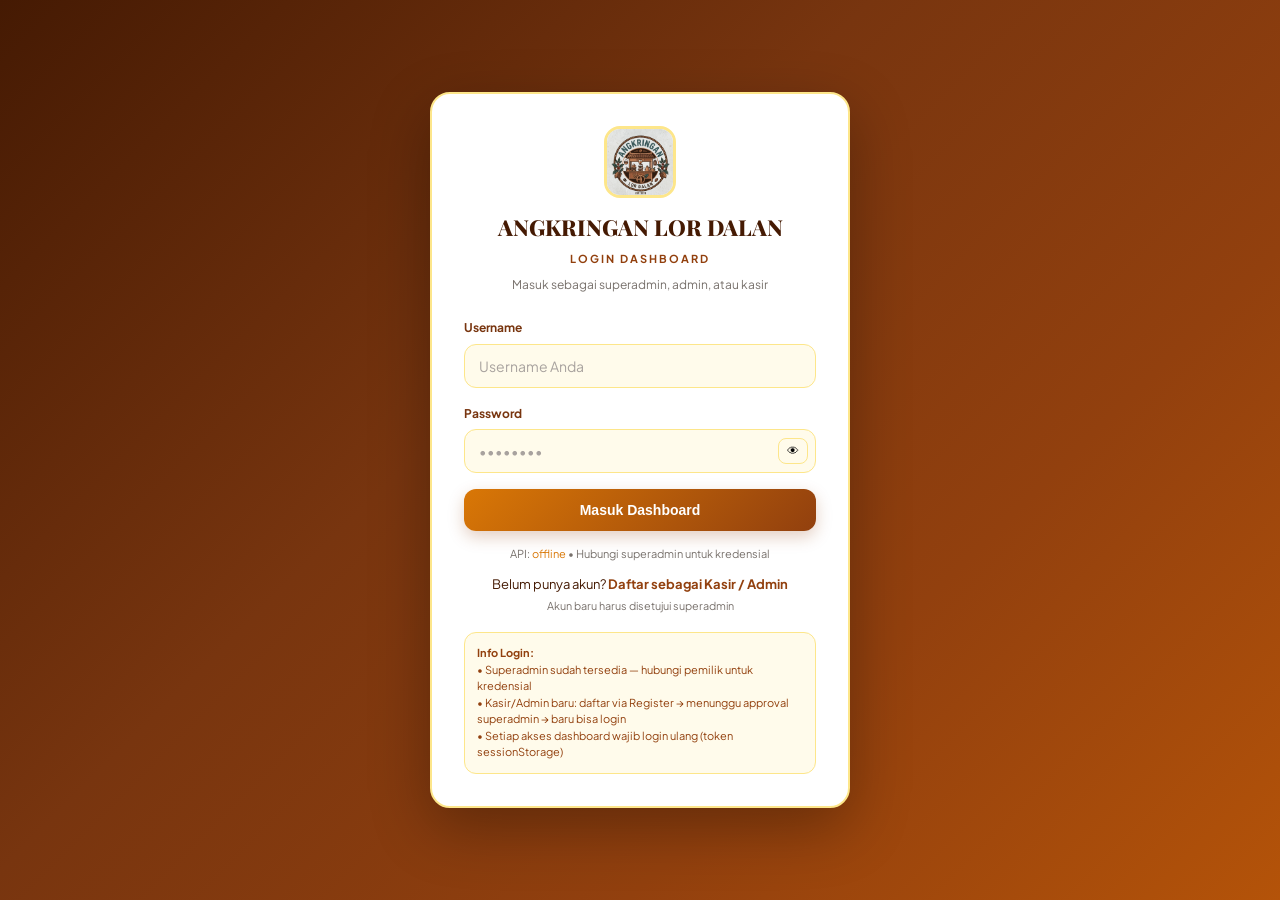
<file: admin.html>
<!DOCTYPE html>
<html lang="id">
<head>
    <meta charset="UTF-8">
    <meta name="viewport" content="width=device-width, initial-scale=1.0">
    <title>Panel Admin - Angkringan Lor Dalan</title>
    <link rel="icon" type="image/jpeg" href="static/assets/AGK.jpg">
    <link rel="stylesheet" href="static/css/style.css">
    <link href="https://fonts.googleapis.com/css2?family=Plus+Jakarta+Sans:wght@400;500;600;700;800&family=Playfair+Display:wght@700;800&display=swap" rel="stylesheet">
    <style>
        .admin-topbar { background: linear-gradient(135deg,#111827 0%,#1f2937 40%,#92400e 100%); }
        .role-pill { padding:6px 12px; border-radius:999px; font-size:11px; font-weight:800; letter-spacing:0.5px; }
        .role-pill.superadmin { background:#f59e0b; color:#111827; }
        .role-pill.admin { background:#d97706; color:white; }
        .role-pill.kasir { background:#16a34a; color:white; }
    </style>
</head>
<body>
    <script>
    // === GUARD admin.html — HANYA kasir/admin/superadmin ===
    (function(){
        const token = sessionStorage.getItem("ald_token") || localStorage.getItem("ald_token");
        if(!token){
            alert("Akses Panel Admin butuh login. Silakan login sebagai kasir/admin/superadmin.");
            location.replace("login.html");
            return;
        }
        if(token === "local-fallback-token"){
            window.CURRENT_ROLE="superadmin";
            return;
        }
        const API_BASE = (location.port === "8000" ? "/api" : "http://127.0.0.1:8000/api");
        fetch(API_BASE + "/auth/me", {headers:{"Authorization":"Bearer "+token}})
        .then(r=>{ if(!r.ok) throw new Error("invalid"); return r.json(); })
        .then(u=>{
            const allowed = ["kasir","admin","superadmin"];
            if(!allowed.includes(u.role)){
                alert("Role "+u.role+" tidak boleh akses admin.html");
                location.replace("index.html");
                return;
            }
            sessionStorage.setItem("ald_user", u.username);
            sessionStorage.setItem("ald_role", u.role);
            window.CURRENT_ROLE=u.role;
            document.dispatchEvent(new CustomEvent("roleReady",{detail:u}));
        })
        .catch(()=>{
            sessionStorage.removeItem("ald_token"); localStorage.removeItem("ald_token");
            alert("Session habis, silakan login lagi.");
            location.replace("login.html");
        });
    })();
    </script>

    <div class="app">
        <aside class="sidebar">
            <div class="sidebar-brand">
                <div class="brand-logo"><img src="static/assets/AGK.jpg" alt="Logo"></div>
                <div>
                    <h2>PANEL ADMIN</h2>
                    <span>ANGKRINGAN</span>
                    <p>warung.angkringanlordalan.my.id/admin.html</p>
                </div>
            </div>
            <nav class="sidebar-nav">
                <p class="nav-label">ADMIN MENU</p>
                <a href="#dashboard" class="nav-item active" onclick="setActive(this)"><span>📊 Dashboard</span></a>
                <a href="#kasirPanel" class="nav-item" id="navKasir" style="display:none;" onclick="setActive(this)"><span>📋 Panel Kasir</span></a>
                <a href="#adminPanel" class="nav-item" id="navAdmin" style="display:none;" onclick="setActive(this)"><span>🛠️ Kelola Menu</span></a>
                <a href="#daftar" class="nav-item" id="navDaftar" onclick="setActive(this)"><span>📦 Daftar Pesanan</span></a>
                <a href="#pembayaran" class="nav-item" id="navBayar" onclick="setActive(this)"><span>💰 Pembayaran</span></a>
                <a href="#superadminPanel" class="nav-item" id="navSuper" style="display:none;" onclick="setActive(this)"><span>🔐 Superadmin</span></a>
                <p class="nav-label" style="margin-top:18px;">AKSES</p>
                <a href="index.html" class="nav-item"><span>🏠 Lihat sebagai Pelanggan</span></a>
                <a href="login.html" class="nav-item" id="navLogin" style="display:none;"><span>🔑 Login</span></a>
            </nav>
            <div class="sidebar-footer">
                <div class="sidebar-stat">
                    <div>
                        <strong id="sideTotal">0</strong>
                        <span>Pesanan Hari Ini</span>
                    </div>
                </div>
                <div class="sidebar-stat" style="margin-top:10px; background: rgba(255,255,255,0.08);">
                    <div>
                        <strong id="sideOmzet" style="font-size:15px;">Rp 0</strong>
                        <span>Total Omzet</span>
                    </div>
                </div>
                <button onclick="location.href='logout.html'" id="btnLogout" style="width:100%; margin-top:12px; background:rgba(255,255,255,0.12); color:white; border:1px solid rgba(255,255,255,0.2); padding:10px; border-radius:10px; font-size:12px; font-weight:700; cursor:pointer;">Keluar</button>
                <p style="font-size:10px; color:rgba(255,255,255,0.6); text-align:center; margin-top:6px;" id="loginUserInfo">-</p>
                <p id="roleBadge" style="font-size:10px; color:#fde68a; text-align:center; margin-top:4px; font-weight:700; background:rgba(255,255,255,0.1); padding:4px; border-radius:6px;">ADMIN</p>
            </div>
        </aside>

        <div class="main">
            <header class="topbar admin-topbar">
                <div class="topbar-inner">
                    <div class="topbar-title" style="display:flex; align-items:center; gap:14px;">
                        <img src="static/assets/AGK.jpg" alt="Logo" style="width:48px; height:48px; border-radius:12px; object-fit:cover; border:2px solid rgba(255,255,255,0.3); background:white;">
                        <div>
                            <h3>Panel Admin — Angkringan Lor Dalan</h3>
                            <p id="topbarRoleDesc">Kelola warung.angkringanlordalan.my.id</p>
                        </div>
                    </div>
                    <div class="topbar-info">
                        <span id="rolePill" class="role-pill admin">ADMIN</span>
                        <span id="jamLive" class="badge badge-live"></span>
                    </div>
                </div>
                <div class="hero-banner" style="background: linear-gradient(90deg,#f59e0b,#fbbf24); color:#451a03;">
                    <div class="hero-text">
                        <h4 id="heroTitle">Selamat Datang, Admin!</h4>
                        <p id="heroDesc">warung.angkringanlordalan.my.id/admin.html — contoh panel kasir/admin/superadmin</p>
                    </div>
                    <div class="hero-badge">
                        <span id="heroUser">-</span>
                        <span class="promo">Admin Panel</span>
                    </div>
                </div>
            </header>

            <main class="wrapper">
                <div id="toastContainer" class="toast-container"></div>

                <div class="card" id="dashboard" style="margin-bottom:28px;">
                    <div class="card-header">
                        <h3>📊 Dashboard Ringkasan</h3>
                        <span class="nota-badge" id="dashBadge">Live</span>
                    </div>
                    <div style="padding:22px;">
                        <div class="grid-2">
                            <div class="stat"><div><strong id="totalData">0</strong><span>Total Pesanan</span></div></div>
                            <div class="stat"><div><strong id="totalAntri">0</strong><span>Antri / Proses</span></div></div>
                        </div>
                        <div class="stat" style="margin-top:12px; background: linear-gradient(135deg,#fef3c7,#fde68a); border-color:#f59e0b;">
                            <div><strong id="totalOmzet">Rp 0</strong><span>Omzet Hari Ini</span></div>
                        </div>
                        <p style="font-size:11px; color:#78716c; margin-top:10px;">Contoh: Pelanggan lihat menu di <a href="index.html">index.html</a> (tanpa login), Kasir lihat tagihan, Admin kelola SOLD, Superadmin lihat online. Ganti URL atas <code>/admin.html</code> jadi contoh.</p>
                    </div>
                </div>

                <div class="card table-card" id="kasirPanel" style="display:none; margin-top:28px; border:2px solid #16a34a;">
                    <div class="card-header" style="background:linear-gradient(135deg,#15803d,#16a34a); color:white;">
                        <h3 style="color:white;">📋 Panel Kasir — Pesanan Customer & Tagihan</h3>
                        <span class="nota-badge" style="background:white; color:#15803d;">Kasir</span>
                    </div>
                    <div style="padding:22px;">
                        <div class="grid-2" style="margin-bottom:16px;">
                            <div class="stat" style="background: linear-gradient(135deg,#dcfce7,#bbf7d0); border-color:#86efac;"><div><strong id="kasirTotalPesanan">0</strong><span>Pesanan Antri/Proses</span></div></div>
                            <div class="stat" style="background: linear-gradient(135deg,#fef3c7,#fde68a); border-color:#f59e0b;"><div><strong id="kasirTotalTagihan">Rp 0</strong><span>Tagihan Belum Lunas</span></div></div>
                        </div>
                        <div class="table-wrap"><table><thead><tr><th>Nota / Waktu</th><th>Customer / Meja</th><th>Menu Dipilih</th><th>Total Bayar</th><th>Status</th><th>Aksi</th></tr></thead><tbody id="tbodyKasir"><tr class="empty-row"><td colspan="6">Belum ada pesanan.</td></tr></tbody></table></div>
                    </div>
                </div>

                <div class="card table-card" id="adminPanel" style="display:none; margin-top:28px; border:2px solid #d97706;">
                    <div class="card-header" style="background:linear-gradient(135deg,#92400e,#d97706); color:white;">
                        <h3 style="color:white;">🛠️ Kelola Menu — Admin (CRUD + SOLD)</h3>
                        <span class="nota-badge" id="adminMenuCount" style="background:white; color:#92400e;">16 Menu</span>
                    </div>
                    <div style="padding:22px;">
                        <div style="background:#fffbeb; border:1.5px solid #fde68a; border-radius:12px; padding:16px; margin-bottom:16px;">
                            <h4 style="font-size:13px; color:#92400e; font-weight:800; margin:0 0 12px 0;">➕ Tambah / Edit Menu</h4>
                            <div class="grid-2">
                                <div class="form-group"><label>ID Menu *</label><input id="admId" type="text" placeholder="id unik"></div>
                                <div class="form-group"><label>Nama Menu *</label><input id="admNama" type="text" placeholder="Nama menu"></div>
                            </div>
                            <div class="grid-2" style="margin-top:10px;">
                                <div class="form-group"><label>Harga (Rp) *</label><input id="admHarga" type="number" placeholder="5000"></div>
                                <div class="form-group"><label>Kategori</label><select id="admKategori"><option>Nasi</option><option>Sate</option><option>Gorengan</option><option>Bakaran</option><option>Minuman</option><option>Mie</option></select></div>
                            </div>
                            <div class="grid-2" style="margin-top:10px;">
                                <div class="form-group"><label>Gambar (path)</label><input id="admGambar" type="text" placeholder="static/images/nama.jpg"></div>
                                <div class="form-group"><label>Deskripsi</label><input id="admDeskripsi" type="text" placeholder="Deskripsi singkat"></div>
                            </div>
                            <div style="display:flex; gap:8px; margin-top:14px;">
                                <button onclick="adminTambahMenu()" style="flex:1; background:#92400e; color:white; border:none; padding:11px; border-radius:10px; font-weight:800; cursor:pointer;">Simpan Menu</button>
                                <button onclick="adminResetForm()" style="background:#fef3c7; color:#92400e; border:1.5px solid #fde68a; padding:11px 16px; border-radius:10px; font-weight:700; cursor:pointer;">Reset</button>
                                <button onclick="adminLoadMenu()" style="background:white; color:#92400e; border:1.5px solid #fde68a; padding:11px 16px; border-radius:10px; font-weight:700; cursor:pointer;">Reload</button>
                            </div>
                            <p id="adminMsg" style="font-size:12px; margin-top:8px; display:none;"></p>
                        </div>
                        <div class="table-wrap"><table><thead><tr><th>ID / Gambar</th><th>Nama / Kategori</th><th>Harga</th><th>Status</th><th>Aksi Admin</th></tr></thead><tbody id="tbodyAdminMenu"><tr class="empty-row"><td colspan="5">Memuat menu...</td></tr></tbody></table></div>
                    </div>
                </div>

                <div class="card table-card" id="daftar" style="margin-top:28px;">
                    <div class="card-header">
                        <h3>📦 Daftar Pesanan</h3>
                        <div class="table-actions">
                            <input id="cari" type="text" placeholder="Cari nama / meja / menu..." oninput="filterData()">
                            <button class="btn btn-small btn-danger" onclick="hapusSemua()">Hapus Semua</button>
                        </div>
                    </div>
                    <div class="table-wrap"><table id="tabelPesanan"><thead><tr><th>No Nota</th><th>Waktu</th><th>Pelanggan</th><th>Pesanan</th><th>Total</th><th>Status</th><th>Aksi</th></tr></thead><tbody id="tbodyPesanan"><tr class="empty-row"><td colspan="7">Belum ada pesanan.</td></tr></tbody></table></div>
                </div>

                <div class="card table-card" id="pembayaran" style="margin-top:28px;">
                    <div class="card-header">
                        <h3>💰 Pembayaran</h3>
                        <span class="nota-badge" id="badgePembayaran">0 Transaksi</span>
                    </div>
                    <div style="padding:22px;">
                        <div class="grid-2" style="margin-bottom:18px;">
                            <div class="stat" style="background: linear-gradient(135deg,#fef3c7,#fde68a); border-color:#f59e0b;"><div><strong id="bayarOmzet">Rp 0</strong><span>Total Omzet</span></div></div>
                            <div class="stat" style="background: linear-gradient(135deg,#dcfce7,#bbf7d0); border-color:#86efac;"><div><strong id="bayarLunas">Rp 0</strong><span>Sudah Lunas</span></div></div>
                        </div>
                        <div class="grid-2" style="margin-bottom:18px;">
                            <div class="stat"><div><strong id="bayarBelum">Rp 0</strong><span>Belum Lunas</span></div></div>
                            <div class="stat"><div><strong id="bayarInfo">0 Lunas / 0 Belum</strong><span>Status Pembayaran</span></div></div>
                        </div>
                        <div class="table-wrap"><table><thead><tr><th>No Nota</th><th>Pelanggan / Meja</th><th>Total</th><th>Metode</th><th>Status</th><th>Aksi</th></tr></thead><tbody id="tbodyPembayaran"><tr class="empty-row"><td colspan="6">Belum ada transaksi.</td></tr></tbody></table></div>
                    </div>
                </div>

                <div class="card table-card" id="superadminPanel" style="display:none; margin-top:28px; border:2px solid #92400e;">
                    <div class="card-header" style="background:linear-gradient(135deg,#451a03,#92400e); color:white;">
                        <h3 style="color:white;">🔐 Superadmin — Approval & Online</h3>
                        <span class="nota-badge" id="pendingCount" style="background:#f59e0b; color:#451a03;">0 Pending</span>
                    </div>
                    <div style="padding:22px;">
                        <p style="font-size:12px; color:#78716c; margin-bottom:14px;">Hanya superadmin bisa Approve/Tolak & lihat online.</p>
                        <div id="pendingList" style="display:flex; flex-direction:column; gap:10px;"><p style="text-align:center; color:#78716c; padding:20px;">Memuat pending...</p></div>
                        <hr style="margin:20px 0; border:none; border-top:1.5px dashed #fde68a;">
                        <div style="display:flex; justify-content:space-between; align-items:center; margin-bottom:12px;">
                            <h4 style="font-size:13px; color:#451a03; font-weight:800; margin:0;">🟢 Akun Aktif — Online / Offline</h4>
                            <span id="activeCount" style="background:#dcfce7; color:#15803d; padding:4px 10px; border-radius:20px; font-size:11px; font-weight:700;">0 Aktif</span>
                        </div>
                        <div id="activeList" style="display:flex; flex-direction:column; gap:8px;"><p style="text-align:center; color:#78716c; padding:16px;">Memuat aktif...</p></div>
                        <div style="margin-top:12px; display:flex; gap:8px; align-items:center;">
                            <span id="heartbeatStatus" style="font-size:11px; color:#78716c;">Heartbeat: -</span>
                        </div>
                    </div>
                </div>

                <footer class="footer">
                    <p><strong>Panel Admin</strong> — warung.angkringanlordalan.my.id/admin.html — contoh superadmin/kasir/admin</p>
                </footer>
            </main>
        </div>
    </div>
    <div id="cartFab" class="cart-fab" onclick="document.getElementById('daftar').scrollIntoView({behavior:'smooth'})"><span>🛒</span><span class="badge" id="fabBadge">0</span><span id="fabTotal">Rp 0</span></div>
    <script src="static/js/script.js"></script>
    <script>
    let heartbeatInterval=null;
    function setActive(el){document.querySelectorAll('.nav-item').forEach(a=>a.classList.remove('active'));el.classList.add('active');}
    function applyRoleUX(role){
        document.body.classList.remove("role-pelanggan","role-kasir","role-admin","role-superadmin");
        document.body.classList.add("role-"+(role||"kasir"));
        document.querySelectorAll(".role-banner").forEach(b=>b.classList.remove("show"));
        const map={kasir:"bannerKasir",admin:"bannerAdmin",superadmin:"bannerSuper"};
        const el=document.getElementById(map[role]||"bannerKasir");
        if(el) el.classList.add("show");
        const pill=document.getElementById("rolePill");
        const heroUser=document.getElementById("heroUser");
        const heroTitle=document.getElementById("heroTitle");
        const topDesc=document.getElementById("topbarRoleDesc");
        if(pill){ pill.textContent=role.toUpperCase(); pill.className="role-pill "+role; }
        if(heroUser) heroUser.textContent=sessionStorage.getItem("ald_user")||"-";
        if(heroTitle) heroTitle.textContent="Halo, "+(sessionStorage.getItem("ald_user")||role)+"! ("+role+")";
        if(topDesc) topDesc.textContent="Login sebagai "+role+" — warung.angkringanlordalan.my.id/admin.html";
    }
    window.addEventListener("DOMContentLoaded", ()=>{
        const r=sessionStorage.getItem("ald_role")||"kasir";
        const u=sessionStorage.getItem("ald_user")||"-";
        document.getElementById("loginUserInfo").textContent="Login: "+u+" ("+r+")";
        document.getElementById("heroUser").textContent=u;
        applyRoleUX(r);
        // tampilkan panel sesuai role
        if(r==="kasir"){ document.getElementById("kasirPanel").style.display="block"; document.getElementById("navKasir").style.display="flex"; document.getElementById("daftar").style.display="block"; document.getElementById("pembayaran").style.display="block"; }
        if(r==="admin"){ document.getElementById("kasirPanel").style.display="block"; document.getElementById("adminPanel").style.display="block"; document.getElementById("navKasir").style.display="flex"; document.getElementById("navAdmin").style.display="flex"; }
        if(r==="superadmin"){ document.getElementById("kasirPanel").style.display="block"; document.getElementById("adminPanel").style.display="block"; document.getElementById("superadminPanel").style.display="block"; document.getElementById("navKasir").style.display="flex"; document.getElementById("navAdmin").style.display="flex"; document.getElementById("navSuper").style.display="flex"; loadPendingUsers(); loadActiveUsers(); }
        document.addEventListener("roleReady", e=>{
            const nr=e.detail.role; applyRoleUX(nr);
            document.getElementById("loginUserInfo").textContent="Login: "+e.detail.username+" ("+nr+")";
            if(nr==="kasir"){ document.getElementById("kasirPanel").style.display="block"; document.getElementById("navKasir").style.display="flex"; }
            if(nr==="admin"){ document.getElementById("kasirPanel").style.display="block"; document.getElementById("adminPanel").style.display="block"; document.getElementById("navKasir").style.display="flex"; document.getElementById("navAdmin").style.display="flex"; }
            if(nr==="superadmin"){ document.getElementById("superadminPanel").style.display="block"; document.getElementById("navSuper").style.display="flex"; loadPendingUsers(); loadActiveUsers(); }
        });
        // heartbeat
        function sendHeartbeat(){ const t=sessionStorage.getItem("ald_token")||localStorage.getItem("ald_token"); if(!t||t==="local-fallback-token") return; if(document.hidden) return; fetch((location.port==="8000"?"/api":"http://127.0.0.1:8000/api")+"/auth/heartbeat",{method:"POST",headers:{"Authorization":"Bearer "+t}}).catch(()=>{}); }
        sendHeartbeat(); heartbeatInterval=setInterval(sendHeartbeat,15000);
    });
    async function loadPendingUsers(){
        const API_BASE=(location.port==="8000"?"/api":"http://127.0.0.1:8000/api"); const token=sessionStorage.getItem("ald_token")||localStorage.getItem("ald_token"); if(!token) return;
        try{ const res=await fetch(API_BASE+"/auth/pending",{headers:{"Authorization":"Bearer "+token}}); const el=document.getElementById("pendingList"); if(!el) return; if(!res.ok){ el.innerHTML="<p style='color:#dc2626; font-size:12px;'>Bukan superadmin</p>"; return;} const data=await res.json(); if(data.length===0){ el.innerHTML="<p style='color:#16a34a; text-align:center; padding:12px;'>Tidak ada pending.</p>"; document.getElementById("pendingCount").textContent="0 Pending"; return;} document.getElementById("pendingCount").textContent=data.length+" Pending"; el.innerHTML=data.map(u=>`<div style="display:flex; align-items:center; justify-content:space-between; background:#fffbeb; border:1.5px solid #fde68a; border-radius:12px; padding:12px; gap:10px;"><div><strong style="color:#451a03;">${u.username}</strong> <span style="background:#92400e; color:white; padding:2px 6px; border-radius:8px; font-size:10px;">${u.role}</span><br><small style="color:#78716c;">${u.full_name||"-"} • ${u.email||"-"}</small></div><div style="display:flex; gap:6px;"><button onclick="approveUser(${u.id})" style="background:#16a34a; color:white; border:none; padding:8px 12px; border-radius:8px; font-weight:700; cursor:pointer;">Approve</button><button onclick="rejectUser(${u.id})" style="background:#fee2e2; color:#dc2626; border:1px solid #fecaca; padding:8px 12px; border-radius:8px; font-weight:700; cursor:pointer;">Tolak</button></div></div>`).join(""); }catch(e){ console.error(e); }
    }
    async function approveUser(id){ if(!confirm("Approve?")) return; const API_BASE=(location.port==="8000"?"/api":"http://127.0.0.1:8000/api"); const token=sessionStorage.getItem("ald_token")||localStorage.getItem("ald_token"); const res=await fetch(API_BASE+"/auth/approve/"+id,{method:"POST",headers:{"Authorization":"Bearer "+token}}); if(res.ok){ alert("Approved!"); loadPendingUsers(); loadActiveUsers(); } else { const j=await res.json(); alert(j.detail||"Gagal"); } }
    async function rejectUser(id){ if(!confirm("Tolak & hapus?")) return; const API_BASE=(location.port==="8000"?"/api":"http://127.0.0.1:8000/api"); const token=sessionStorage.getItem("ald_token")||localStorage.getItem("ald_token"); const res=await fetch(API_BASE+"/auth/reject/"+id,{method:"POST",headers:{"Authorization":"Bearer "+token}}); if(res.ok){ alert("Ditolak!"); loadPendingUsers(); } else { const j=await res.json(); alert(j.detail||"Gagal"); } }
    async function loadActiveUsers(){
        const API_BASE=(location.port==="8000"?"/api":"http://127.0.0.1:8000/api"); const token=sessionStorage.getItem("ald_token")||localStorage.getItem("ald_token"); if(!token) return; const el=document.getElementById("activeList"); if(!el) return;
        try{ const res=await fetch(API_BASE+"/auth/active",{headers:{"Authorization":"Bearer "+token}}); if(!res.ok){ el.innerHTML="<p style='color:#dc2626; font-size:12px;'>Butuh superadmin</p>"; return;} const data=await res.json(); if(data.length===0){ el.innerHTML="<p style='text-align:center; color:#78716c; padding:12px;'>Kosong</p>"; return;} const online=data.filter(u=>u.is_online).length; document.getElementById("activeCount").textContent=online+" Online / "+data.length+" Aktif"; el.innerHTML=data.map(u=>{ let dot=u.is_online?"#16a34a":(u.online_status==="idle"?"#f59e0b":"#a8a29e"); let txt=u.is_online?"Online":(u.online_status==="idle"?"Idle":"Offline"); let badge=u.role==="superadmin"?"#451a03":(u.role==="admin"?"#92400e":"#15803d"); return `<div style="display:flex; align-items:center; justify-content:space-between; background:white; border:1.5px solid #fde68a; border-radius:12px; padding:10px 12px; gap:10px;"><div style="display:flex; align-items:center; gap:10px; flex:1;"><span style="width:10px; height:10px; border-radius:50%; background:${dot}; display:inline-block;"></span><div><strong style="color:#451a03; font-size:13px;">${u.username}</strong> <span style="background:${badge}; color:white; padding:2px 6px; border-radius:8px; font-size:10px;">${u.role}</span> <span style="font-size:10px; color:${dot}; font-weight:700;">● ${txt}</span><br><small style="color:#78716c; font-size:11px;">${u.full_name||"-"} • ${u.last_seen_text}</small></div></div><small style="color:#78716c; font-size:10px;">${u.last_active?new Date(u.last_active).toLocaleString('id-ID'):"never"}</small></div>`;}).join(""); }catch(e){ console.error(e); }
    }
    // reuse admin/kasir functions from script.js (adminLoadMenu etc. via global)
    setTimeout(()=>{ if(typeof adminLoadMenu==="function") adminLoadMenu(); if(typeof renderKasirPanel==="function") renderKasirPanel(); }, 800);
    </script>
</body>
</html>
</file>
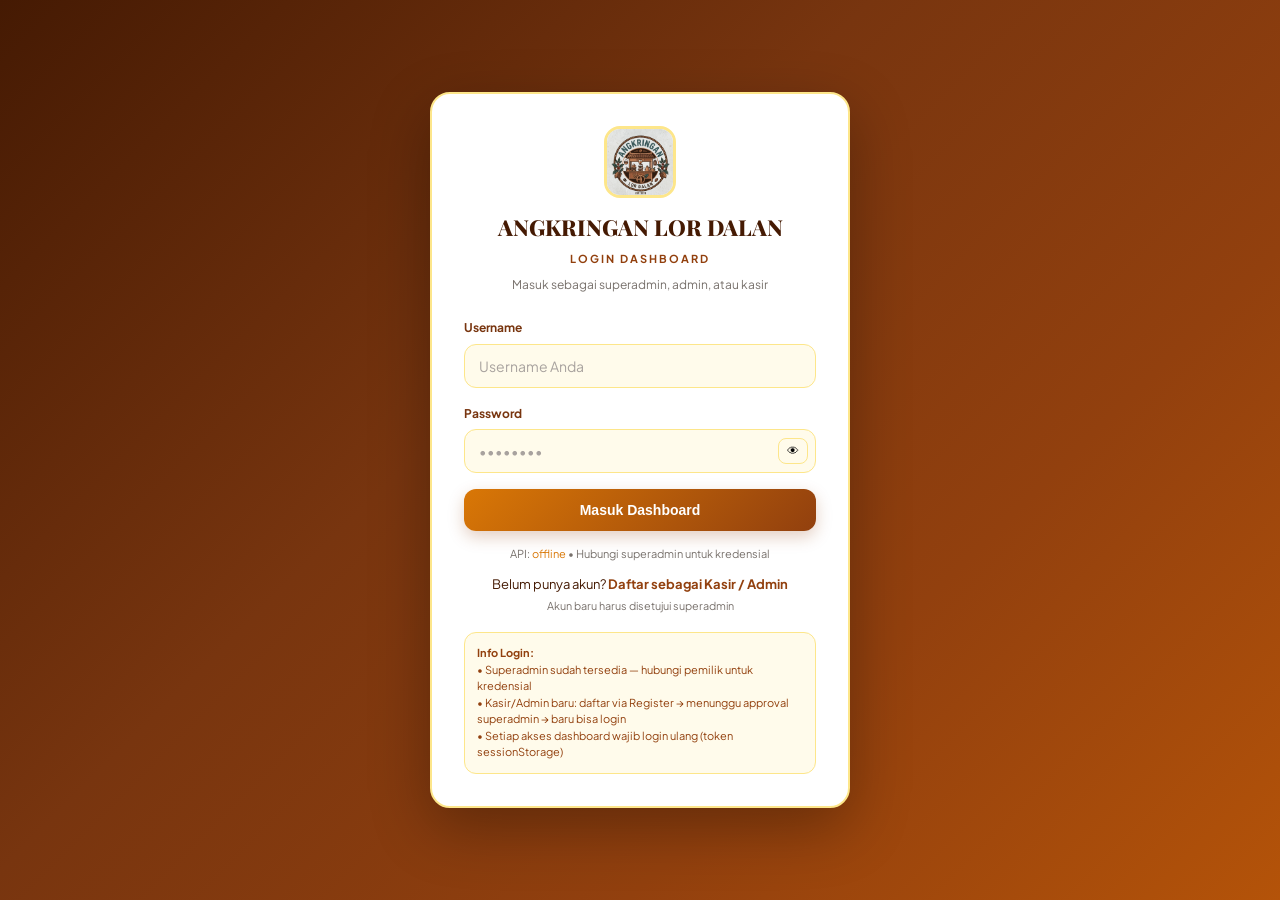
<file: kasir.html>
<!DOCTYPE html>
<html lang="id">
<head>
    <meta charset="UTF-8">
    <meta name="viewport" content="width=device-width, initial-scale=1.0">
    <title>Panel Kasir - Angkringan Lor Dalan</title>
    <link rel="icon" type="image/jpeg" href="static/assets/AGK.jpg">
    <link rel="stylesheet" href="static/css/style.css">
    <link href="https://fonts.googleapis.com/css2?family=Plus+Jakarta+Sans:wght@400;500;600;700;800&family=Playfair+Display:wght@700;800&display=swap" rel="stylesheet">
    <style>
        .kasir-topbar { background: linear-gradient(135deg,#14532d 0%,#15803d 50%,#22c55e 100%); }
        .role-pill.kasir { background:#22c55e; color:white; padding:6px 12px; border-radius:999px; font-size:11px; font-weight:800; }
    </style>
</head>
<body class="role-kasir">
    <script>
    // GUARD kasir.html — hanya kasir/admin/superadmin, pelanggan redirect
    (function(){
        const token = sessionStorage.getItem("ald_token") || localStorage.getItem("ald_token");
        if(!token){
            alert("Akses Kasir butuh login. Silakan login sebagai kasir.");
            location.replace("login.html");
            return;
        }
        if(token !== "local-fallback-token"){
            const API_BASE = (location.port === "8000" ? "/api" : "http://127.0.0.1:8000/api");
            fetch(API_BASE + "/auth/me", {headers:{"Authorization":"Bearer "+token}})
            .then(r=>{ if(!r.ok) throw new Error("invalid"); return r.json(); })
            .then(u=>{
                if(!["kasir","admin","superadmin"].includes(u.role)){
                    alert("Role "+u.role+" tidak boleh akses kasir.html");
                    location.replace("index.html");
                    return;
                }
                sessionStorage.setItem("ald_user", u.username);
                sessionStorage.setItem("ald_role", u.role);
                window.CURRENT_ROLE=u.role;
            })
            .catch(()=>{
                sessionStorage.removeItem("ald_token"); localStorage.removeItem("ald_token");
                location.replace("login.html");
            });
        } else {
            window.CURRENT_ROLE="kasir";
        }
    })();
    </script>
    <div class="app">
        <aside class="sidebar" style="background: linear-gradient(180deg,#14532d 0%,#166534 50%,#15803d 100%);">
            <div class="sidebar-brand">
                <div class="brand-logo"><img src="static/assets/AGK.jpg" alt="Logo"></div>
                <div><h2>KASIR</h2><span>ANGKRINGAN</span><p>warung.angkringanlordalan.my.id/kasir.html</p></div>
            </div>
            <nav class="sidebar-nav">
                <p class="nav-label">KASIR MENU</p>
                <a href="#kasirPanel" class="nav-item active"><span>📋 Pesanan & Tagihan</span></a>
                <a href="#daftar" class="nav-item"><span>📦 Daftar Pesanan</span></a>
                <a href="#pembayaran" class="nav-item"><span>💰 Pembayaran</span></a>
                <p class="nav-label" style="margin-top:18px;">LAINNYA</p>
                <a href="index.html" class="nav-item"><span>🏠 Menu Pelanggan</span></a>
                <a href="admin.html" class="nav-item"><span>🛠️ Admin</span></a>
                <a href="superadmin.html" class="nav-item"><span>🔐 Superadmin</span></a>
            </nav>
            <div class="sidebar-footer">
                <div class="sidebar-stat"><div><strong id="sideTotal">0</strong><span>Pesanan Hari Ini</span></div></div>
                <div class="sidebar-stat" style="margin-top:10px; background: rgba(255,255,255,0.08);"><div><strong id="sideOmzet" style="font-size:15px;">Rp 0</strong><span>Total Omzet</span></div></div>
                <button onclick="location.href='logout.html'" style="width:100%; margin-top:12px; background:rgba(255,255,255,0.15); color:white; border:1px solid rgba(255,255,255,0.2); padding:10px; border-radius:10px; font-weight:700; cursor:pointer;">Keluar</button>
                <p style="font-size:10px; color:rgba(255,255,255,0.7); text-align:center; margin-top:6px;" id="loginUserInfo">-</p>
                <p style="font-size:10px; color:#dcfce7; text-align:center; background:rgba(255,255,255,0.1); padding:4px; border-radius:6px; font-weight:700;">KASIR</p>
            </div>
        </aside>
        <div class="main">
            <header class="topbar kasir-topbar">
                <div class="topbar-inner">
                    <div class="topbar-title" style="display:flex; align-items:center; gap:14px;">
                        <img src="static/assets/AGK.jpg" alt="Logo" style="width:48px; height:48px; border-radius:12px; border:2px solid rgba(255,255,255,0.3); background:white;">
                        <div><h3>Panel Kasir</h3><p>Lihat pesanan customer & tagihan — warung.angkringanlordalan.my.id/kasir.html</p></div>
                    </div>
                    <div class="topbar-info">
                        <span class="role-pill kasir">⚡ KASIR</span>
                        <span id="jamLive" class="badge badge-live"></span>
                    </div>
                </div>
                <div class="hero-banner" style="background: linear-gradient(90deg,#22c55e,#86efac); color:#14532d;">
                    <div class="hero-text" style="display:flex; align-items:center; gap:12px;">
                        <span style="font-size:28px;">⚡</span>
                        <div><h4>Siap Melayani, Kasir!</h4><p>Antri → Proses → Siap → Bayar. Shortcut: Klik Bayar untuk Lunas</p></div>
                    </div>
                    <div class="hero-badge"><span id="heroUser">-</span><span class="promo">Kasir Mode</span></div>
                </div>
            </header>
            <main class="wrapper">
                <div id="toastContainer" class="toast-container"></div>
                <div class="card table-card" id="kasirPanel" style="border:2px solid #16a34a;">
                    <div class="card-header" style="background:linear-gradient(135deg,#dcfce7,#f0fdf4);">
                        <h3 style="color:#14532d;">📋 Pesanan Customer & Tagihan</h3>
                        <span class="nota-badge" style="background:#14532d; color:#dcfce7;">Live</span>
                    </div>
                    <div style="padding:22px;">
                        <div class="grid-2" style="margin-bottom:16px;">
                            <div class="stat" style="background: linear-gradient(135deg,#dcfce7,#bbf7d0); border-color:#86efac;"><div><strong id="kasirTotalPesanan">0</strong><span>Antri / Proses</span></div></div>
                            <div class="stat" style="background: linear-gradient(135deg,#fef3c7,#fde68a); border-color:#f59e0b;"><div><strong id="kasirTotalTagihan">Rp 0</strong><span>Belum Lunas</span></div></div>
                        </div>
                        <div style="display:flex; gap:8px; margin-bottom:12px; flex-wrap:wrap;">
                            <select id="kasirFilter" onchange="renderKasirPanel()" style="padding:8px 12px; border:1.5px solid #fde68a; border-radius:10px; font-size:12px; background:#fffbeb;"><option value="">Semua Status</option><option>Antri</option><option>Proses Masak</option><option>Siap Saji</option><option>Selesai / Lunas</option></select>
                            <input id="kasirCari" type="text" placeholder="Cari nota / nama..." oninput="renderKasirPanel()" style="flex:1; min-width:180px; padding:8px 12px; border:1.5px solid #fde68a; border-radius:10px; font-size:12px; background:#fffbeb;">
                        </div>
                        <div class="table-wrap"><table><thead><tr><th>Nota / Waktu</th><th>Customer / Meja</th><th>Menu Dipilih (qty x harga)</th><th>Total Bayar</th><th>Status</th><th>Aksi Kasir</th></tr></thead><tbody id="tbodyKasir"><tr class="empty-row"><td colspan="6">Belum ada pesanan.</td></tr></tbody></table></div>
                    </div>
                </div>
                <div class="card table-card" id="daftar" style="margin-top:28px;">
                    <div class="card-header"><h3>📦 Daftar Pesanan</h3><div class="table-actions"><input id="cari" type="text" placeholder="Cari..." oninput="filterData()"><button class="btn btn-small btn-danger" onclick="hapusSemua()">Hapus Semua</button></div></div>
                    <div class="table-wrap"><table id="tabelPesanan"><thead><tr><th>No Nota</th><th>Waktu</th><th>Pelanggan</th><th>Pesanan</th><th>Total</th><th>Status</th><th>Aksi</th></tr></thead><tbody id="tbodyPesanan"><tr class="empty-row"><td colspan="7">Belum ada.</td></tr></tbody></table></div>
                </div>
                <div class="card table-card" id="pembayaran" style="margin-top:28px;">
                    <div class="card-header"><h3>💰 Pembayaran</h3><span class="nota-badge" id="badgePembayaran">0 Transaksi</span></div>
                    <div style="padding:22px;">
                        <div class="grid-2" style="margin-bottom:18px;"><div class="stat" style="background: linear-gradient(135deg,#fef3c7,#fde68a); border-color:#f59e0b;"><div><strong id="bayarOmzet">Rp 0</strong><span>Total Omzet</span></div></div><div class="stat" style="background: linear-gradient(135deg,#dcfce7,#bbf7d0); border-color:#86efac;"><div><strong id="bayarLunas">Rp 0</strong><span>Sudah Lunas</span></div></div></div>
                        <div class="grid-2" style="margin-bottom:18px;"><div class="stat"><div><strong id="bayarBelum">Rp 0</strong><span>Belum Lunas</span></div></div><div class="stat"><div><strong id="bayarInfo">0 Lunas / 0 Belum</strong><span>Status</span></div></div></div>
                        <div class="table-wrap"><table><thead><tr><th>No Nota</th><th>Pelanggan / Meja</th><th>Total</th><th>Metode</th><th>Status</th><th>Aksi</th></tr></thead><tbody id="tbodyPembayaran"><tr class="empty-row"><td colspan="6">Belum ada.</td></tr></tbody></table></div>
                    </div>
                </div>
                <footer class="footer"><p><strong>Kasir Panel</strong> — warung.angkringanlordalan.my.id/kasir.html</p></footer>
            </main>
        </div>
    </div>
    <div id="cartFab" class="cart-fab" onclick="document.getElementById('daftar').scrollIntoView({behavior:'smooth'})"><span>🛒</span><span class="badge" id="fabBadge">0</span><span id="fabTotal">Rp 0</span></div>
    <script src="static/js/script.js"></script>
    <script>
    let heartbeatInterval=null;
    function setActive(el){document.querySelectorAll('.nav-item').forEach(a=>a.classList.remove('active'));el.classList.add('active');}
    window.addEventListener("DOMContentLoaded", ()=>{
        const u=sessionStorage.getItem("ald_user")||"-"; const r=sessionStorage.getItem("ald_role")||"kasir";
        document.getElementById("loginUserInfo").textContent="Login: "+u+" ("+r+")";
        document.getElementById("heroUser").textContent=u;
        function sendHeartbeat(){ const t=sessionStorage.getItem("ald_token")||localStorage.getItem("ald_token"); if(!t||t==="local-fallback-token") return; if(document.hidden) return; fetch((location.port==="8000"?"/api":"http://127.0.0.1:8000/api")+"/auth/heartbeat",{method:"POST",headers:{"Authorization":"Bearer "+t}}).catch(()=>{}); }
        sendHeartbeat(); heartbeatInterval=setInterval(sendHeartbeat,15000);
        setTimeout(()=>{ if(typeof renderKasirPanel==="function") renderKasirPanel(); }, 800);
        setInterval(()=>{ if(typeof renderKasirPanel==="function") renderKasirPanel(); }, 8000);
    });
    </script>
</body>
</html>
</file>
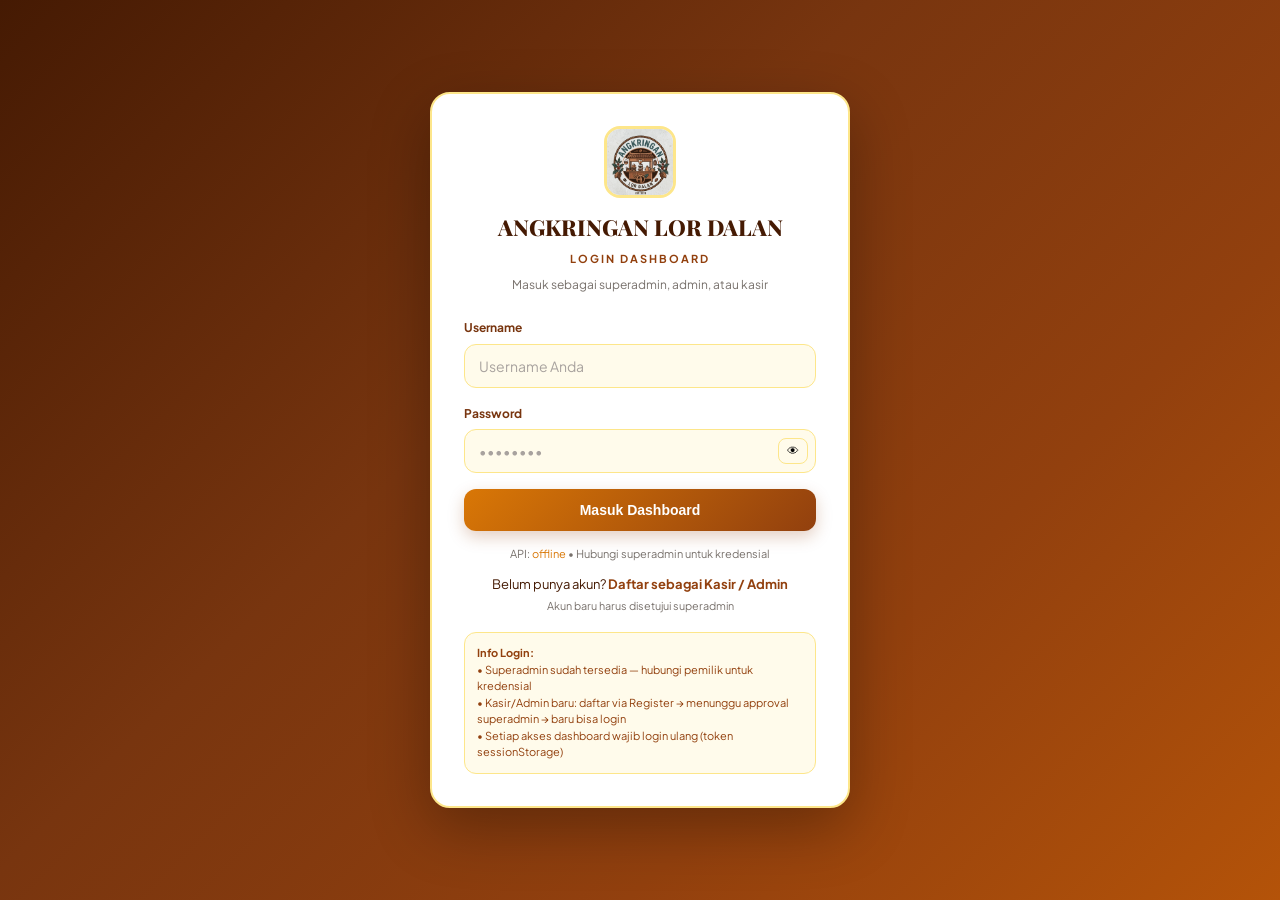
<file: login.html>
<!DOCTYPE html>
<html lang="id">
<head>
    <meta charset="UTF-8">
    <meta name="viewport" content="width=device-width, initial-scale=1.0">
    <title>Login - Angkringan Lor Dalan</title>
    <link rel="icon" type="image/jpeg" href="static/assets/AGK.jpg">
    <link rel="stylesheet" href="static/css/style.css">
    <link href="https://fonts.googleapis.com/css2?family=Plus+Jakarta+Sans:wght@400;500;600;700;800&family=Playfair+Display:wght@700;800&display=swap" rel="stylesheet">
    <style>
        body { background: linear-gradient(135deg,#451a03 0%,#78350f 40%,#92400e 70%,#b45309 100%); min-height:100vh; display:flex; align-items:center; justify-content:center; padding:20px; }
        .login-card { background:white; border-radius:20px; padding:32px; width:100%; max-width:420px; box-shadow:0 20px 60px rgba(0,0,0,0.3); border:2px solid #fde68a; }
        .login-card h1 { font-family:'Playfair Display',serif; color:#451a03; font-size:22px; font-weight:800; text-align:center; margin:0; }
        .login-card .subtitle { font-size:11px; letter-spacing:2px; color:#92400e; font-weight:700; text-align:center; margin:4px 0 0 0; }
        .form-group { display:flex; flex-direction:column; gap:6px; }
        .form-group label { font-size:12px; font-weight:700; color:#78350f; }
        .form-group input, .form-group select { width:100%; padding:12px 14px; border:1.5px solid #fde68a; border-radius:12px; font-size:14px; outline:none; background:#fffbeb; }
        .form-group input:focus { border-color:#d97706; background:white; }
        .btn-login { background:linear-gradient(135deg,#d97706,#92400e); color:white; border:none; padding:13px; border-radius:12px; font-size:14px; font-weight:800; cursor:pointer; width:100%; box-shadow:0 6px 16px rgba(146,64,14,0.25); }
        .btn-login:hover { background:linear-gradient(135deg,#b45309,#78350f); }
        .link-register { text-align:center; font-size:13px; margin-top:12px; }
        .link-register a { color:#92400e; font-weight:700; text-decoration:none; }
        .link-register a:hover { text-decoration:underline; }
    </style>
</head>
<body>
    <div class="login-card">
        <div style="text-align:center; margin-bottom:24px;">
            <img src="static/assets/AGK.jpg" alt="Logo" style="width:72px; height:72px; border-radius:16px; object-fit:cover; border:3px solid #fde68a; background:white; margin:0 auto 12px auto; display:block;">
            <h1>ANGKRINGAN LOR DALAN</h1>
            <p class="subtitle">LOGIN DASHBOARD</p>
            <p style="font-size:12px; color:#78716c; margin:8px 0 0 0;">Masuk sebagai superadmin, admin, atau kasir</p>
        </div>

        <form id="loginForm" onsubmit="handleLogin(event)" style="display:flex; flex-direction:column; gap:14px;">
            <div class="form-group">
                <label for="loginUser">Username</label>
                <input id="loginUser" type="text" placeholder="Username Anda" required>
            </div>
            <div class="form-group">
                <label for="loginPass">Password</label>
                <div style="position:relative; display:flex; align-items:center;">
                    <input id="loginPass" type="password" placeholder="••••••••" required style="flex:1; padding-right:42px;">
                    <button type="button" onclick="togglePass('loginPass', this)" title="Tampil/Sembunyi password" style="position:absolute; right:8px; background:#fffbeb; border:1px solid #fde68a; border-radius:8px; padding:6px 8px; cursor:pointer; font-size:12px; line-height:1;">👁</button>
                </div>
            </div>
            <div id="loginError" style="display:none; background:#fee2e2; color:#dc2626; padding:10px 12px; border-radius:10px; font-size:13px; border:1px solid #fecaca;"></div>
            <div id="loginSuccess" style="display:none; background:#dcfce7; color:#15803d; padding:10px 12px; border-radius:10px; font-size:13px; border:1px solid #bbf7d0;"></div>
            <button type="submit" id="loginBtn" class="btn-login">Masuk Dashboard</button>
            <p style="font-size:11px; color:#78716c; text-align:center; margin:0;">API: <span id="apiStatus" style="color:#92400e;">cek...</span> • Hubungi superadmin untuk kredensial</p>
        </form>

        <div class="link-register">
            Belum punya akun? <a href="register.html">Daftar sebagai Kasir / Admin</a><br>
            <small style="color:#78716c;">Akun baru harus disetujui superadmin</small>
        </div>

        <div style="margin-top:16px; background:#fffbeb; border:1.5px solid #fde68a; border-radius:12px; padding:12px; font-size:11px; color:#92400e; line-height:1.5;">
            <strong>Info Login:</strong><br>
            • Superadmin sudah tersedia — hubungi pemilik untuk kredensial<br>
            • Kasir/Admin baru: daftar via Register → menunggu approval superadmin → baru bisa login<br>
            • Setiap akses dashboard wajib login ulang (token sessionStorage)
        </div>
    </div>

    <script>
        const API_BASE = (location.port === "8000" ? "/api" : "http://127.0.0.1:8000/api");
        // Jika sudah login, langsung ke dashboard
        (async () => {
            const token = sessionStorage.getItem("ald_token") || localStorage.getItem("ald_token");
            if(token && token !== "local-fallback-token"){
                try{
                    const r = await fetch(API_BASE + "/auth/me", {headers:{"Authorization":"Bearer "+token}});
                    if(r.ok){
                        const u = await r.json();
                        // Sudah login, redirect ke dashboard
                        // Tapi sesuai flow baru, tetap harus login tiap akses, jadi tidak auto-redirect
                        // Komentar baris bawah jika ingin auto-redirect
                        // location.href = "index.html";
                    }
                }catch(e){}
            }
            // Cek API
            fetch(API_BASE + "/health").then(r=>r.json()).then(j=>{
                document.getElementById("apiStatus").textContent = j.status==="ok" ? "online" : "offline";
                document.getElementById("apiStatus").style.color = j.status==="ok" ? "#16a34a" : "#dc2626";
            }).catch(()=>{ document.getElementById("apiStatus").textContent="offline"; document.getElementById("apiStatus").style.color="#d97706"; });
        })();

        function togglePass(id, btn){
            const inp = document.getElementById(id);
            if(!inp) return;
            if(inp.type === "password"){ inp.type = "text"; btn.textContent = "🙈"; btn.title = "Sembunyikan password"; }
            else { inp.type = "password"; btn.textContent = "👁"; btn.title = "Tampilkan password"; }
        }

        async function handleLogin(e){
            e.preventDefault();
            const user = document.getElementById("loginUser").value.trim();
            const pass = document.getElementById("loginPass").value;
            const btn = document.getElementById("loginBtn");
            const err = document.getElementById("loginError");
            const suc = document.getElementById("loginSuccess");
            err.style.display="none"; suc.style.display="none";
            btn.textContent="Memeriksa..."; btn.disabled=true;

            try{
                // Coba login via API JSON
                let res = await fetch(API_BASE + "/auth/login-json", {
                    method:"POST",
                    headers:{"Content-Type":"application/json"},
                    body: JSON.stringify({username:user, password:pass})
                });
                const data = await res.json();
                if(res.ok && data.access_token){
                    sessionStorage.setItem("ald_token", data.access_token);
                    localStorage.setItem("ald_token", data.access_token);
                    sessionStorage.setItem("ald_user", user);
                    sessionStorage.setItem("ald_role", data.role || "");
                    // Fetch me untuk dapat role
                    try{
                        const me = await fetch(API_BASE + "/auth/me", {headers:{"Authorization":"Bearer "+data.access_token}});
                        if(me.ok){ const u = await me.json(); sessionStorage.setItem("ald_role", u.role); sessionStorage.setItem("ald_user", u.username); }
                    }catch(e){}
                    suc.textContent="Login berhasil! Mengalihkan ke dashboard...";
                    suc.style.display="block";
                    setTimeout(()=>{ location.href="index.html"; }, 800);
                    return;
                }
                // Jika 403 pending approval
                if(res.status===403){
                    err.textContent = data.detail || "Akun belum disetujui superadmin. Hubungi superadmin.";
                    err.style.display="block";
                } else {
                    err.textContent = data.detail || "Username atau password salah";
                    err.style.display="block";
                }
            }catch(apiErr){
                // Fallback lokal jika API mati: cek superadmin hardcoded
                if((user==="superadmin" || user==="admin") && pass==="Solojogja1"){
                    sessionStorage.setItem("ald_token", "local-fallback-token");
                    sessionStorage.setItem("ald_user", user + " (lokal)");
                    sessionStorage.setItem("ald_role", "superadmin");
                    localStorage.setItem("ald_token", "local-fallback-token");
                    suc.textContent="Login lokal berhasil (API offline). Masuk dashboard...";
                    suc.style.display="block";
                    setTimeout(()=>{ location.href="index.html"; }, 800);
                    return;
                }
                err.textContent = "Gagal konek API & bukan superadmin lokal. Cek backend di http://127.0.0.1:8000/docs";
                err.style.display="block";
            } finally {
                btn.textContent="Masuk Dashboard"; btn.disabled=false;
            }
        }
    </script>
</body>
</html>
</file>
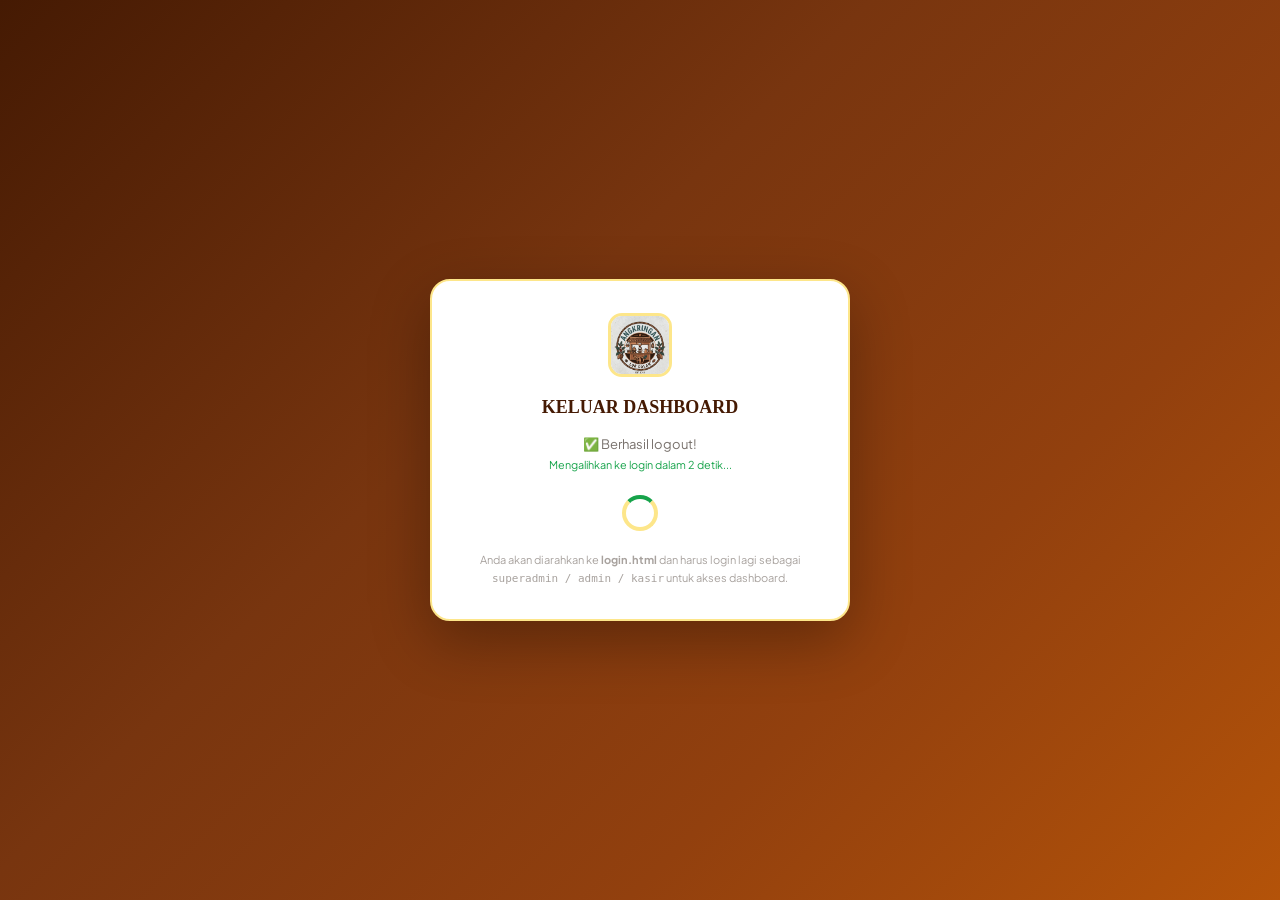
<file: logout.html>
<!DOCTYPE html>
<html lang="id">
<head>
    <meta charset="UTF-8">
    <meta name="viewport" content="width=device-width, initial-scale=1.0">
    <title>Logout - Angkringan Lor Dalan</title>
    <link rel="icon" type="image/jpeg" href="static/assets/AGK.jpg">
    <link rel="stylesheet" href="static/css/style.css">
    <link href="https://fonts.googleapis.com/css2?family=Plus+Jakarta+Sans:wght@400;500;600;700;800&display=swap" rel="stylesheet">
    <style>
        body { background: linear-gradient(135deg,#451a03 0%,#78350f 40%,#92400e 70%,#b45309 100%); min-height:100vh; display:flex; align-items:center; justify-content:center; padding:20px; }
        .logout-card { background:white; border-radius:20px; padding:32px; width:100%; max-width:420px; box-shadow:0 20px 60px rgba(0,0,0,0.3); border:2px solid #fde68a; text-align:center; }
    </style>
</head>
<body>
    <div class="logout-card">
        <img src="static/assets/AGK.jpg" alt="Logo" style="width:64px; height:64px; border-radius:14px; object-fit:cover; border:3px solid #fde68a; margin:0 auto 16px auto; display:block;">
        <h2 style="font-family:'Playfair Display',serif; color:#451a03; font-size:18px; font-weight:800; margin:0;">KELUAR DASHBOARD</h2>
        <p id="logoutMsg" style="font-size:13px; color:#78716c; margin:12px 0 0 0;">Memproses logout...</p>
        <div id="logoutSpinner" style="margin:20px auto; width:36px; height:36px; border:4px solid #fde68a; border-top:4px solid #92400e; border-radius:50%; animation:spin 0.8s linear infinite;"></div>
        <style>@keyframes spin{0%{transform:rotate(0deg)}100%{transform:rotate(360deg)}}</style>
        <p style="font-size:11px; color:#a8a29e; margin:16px 0 0 0;">Anda akan diarahkan ke <b>login.html</b> dan harus login lagi sebagai <code>superadmin / admin / kasir</code> untuk akses dashboard.</p>
    </div>

    <script>
        const API_BASE = (location.port === "8000" ? "/api" : "http://127.0.0.1:8000/api");
        (async function doLogout(){
            const token = sessionStorage.getItem("ald_token") || localStorage.getItem("ald_token");
            const user = sessionStorage.getItem("ald_user") || localStorage.getItem("ald_user") || "Unknown";
            document.getElementById("logoutMsg").textContent = "Hai " + user + ", memproses logout...";

            // Panggil backend logout untuk set offline (jika ada token valid)
            if(token && token !== "local-fallback-token"){
                try{
                    await fetch(API_BASE + "/auth/logout", {
                        method: "POST",
                        headers: { "Authorization": "Bearer " + token }
                    });
                }catch(e){
                    console.warn("Logout API gagal, tetap lanjut clear local", e);
                }
                // Juga coba sendBeacon untuk keandalan saat unload
                try{ navigator.sendBeacon(API_BASE + "/auth/logout", new Blob([],{type:"application/json"})); }catch(e){}
            }

            // Bersihkan semua token & data session
            sessionStorage.removeItem("ald_token");
            sessionStorage.removeItem("ald_user");
            sessionStorage.removeItem("ald_role");
            localStorage.removeItem("ald_token");
            localStorage.removeItem("ald_user");
            localStorage.removeItem("ald_role");
            // Bersihkan juga keranjang & draft lokal jika ada
            // localStorage.removeItem("angkringan_lor_dalan");

            document.getElementById("logoutMsg").innerHTML = "✅ Berhasil logout!<br><small style='color:#16a34a;'>Mengalihkan ke login dalam 2 detik...</small>";
            document.getElementById("logoutSpinner").style.borderTopColor = "#16a34a";

            setTimeout(()=>{
                // Ganti history agar back button tidak kembali ke dashboard tanpa login
                location.replace("login.html");
            }, 1500);
        })();
    </script>
</body>
</html>
</file>
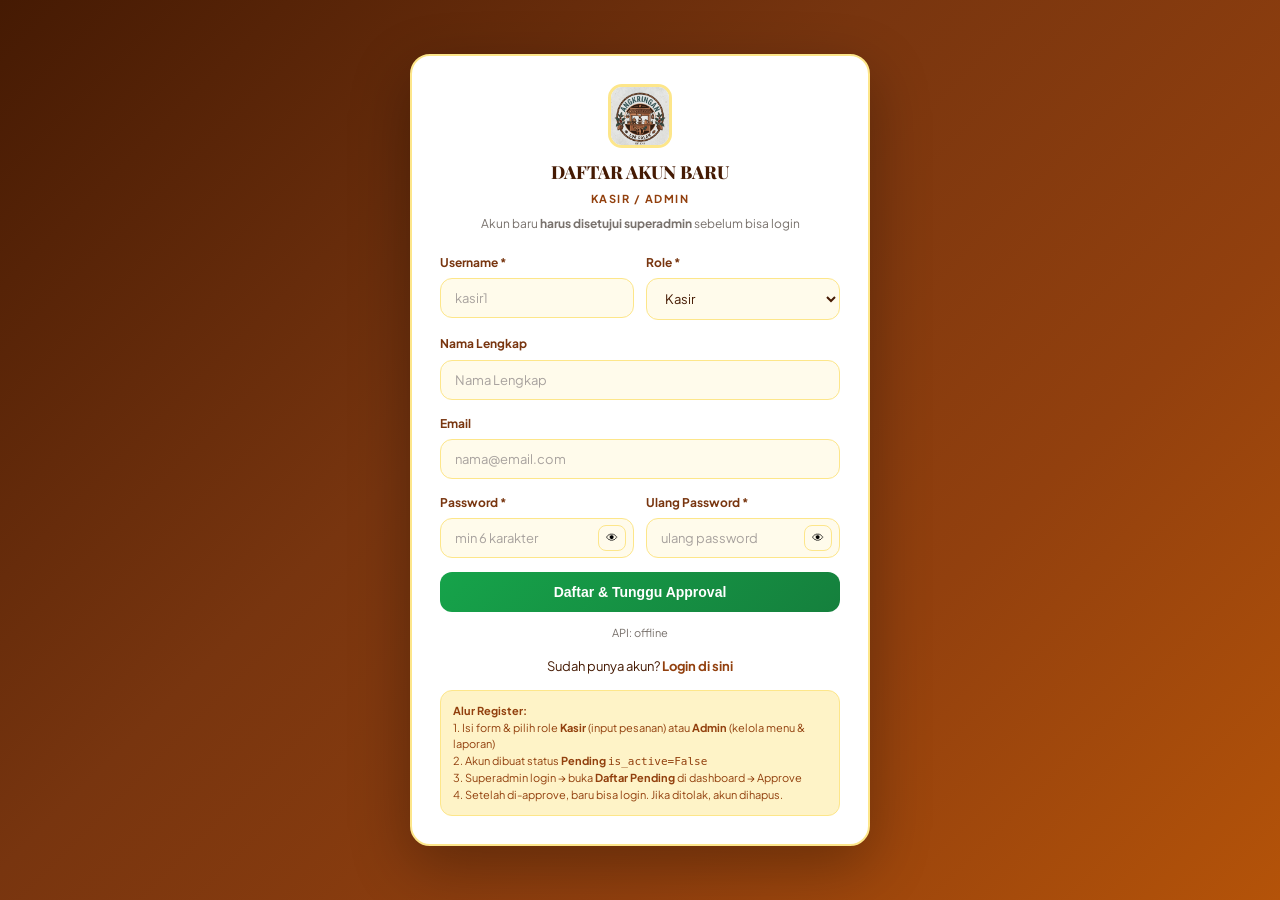
<file: register.html>
<!DOCTYPE html>
<html lang="id">
<head>
    <meta charset="UTF-8">
    <meta name="viewport" content="width=device-width, initial-scale=1.0">
    <title>Daftar Akun - Angkringan Lor Dalan</title>
    <link rel="icon" type="image/jpeg" href="static/assets/AGK.jpg">
    <link rel="stylesheet" href="static/css/style.css">
    <link href="https://fonts.googleapis.com/css2?family=Plus+Jakarta+Sans:wght@400;500;600;700;800&family=Playfair+Display:wght@700;800&display=swap" rel="stylesheet">
    <style>
        body { background: linear-gradient(135deg,#451a03 0%,#78350f 40%,#92400e 70%,#b45309 100%); min-height:100vh; display:flex; align-items:center; justify-content:center; padding:20px; }
        .register-card { background:white; border-radius:20px; padding:28px; width:100%; max-width:460px; box-shadow:0 20px 60px rgba(0,0,0,0.3); border:2px solid #fde68a; }
        .form-group { display:flex; flex-direction:column; gap:6px; }
        .form-group label { font-size:12px; font-weight:700; color:#78350f; }
        .form-group input, .form-group select { width:100%; padding:11px 14px; border:1.5px solid #fde68a; border-radius:12px; font-size:13px; outline:none; background:#fffbeb; }
        .form-group input:focus, .form-group select:focus { border-color:#d97706; background:white; }
        .btn-register { background:linear-gradient(135deg,#16a34a,#15803d); color:white; border:none; padding:12px; border-radius:12px; font-size:14px; font-weight:800; cursor:pointer; width:100%; }
        .btn-register:hover { background:linear-gradient(135deg,#15803d,#166534); }
        .grid2 { display:grid; grid-template-columns:1fr 1fr; gap:12px; }
    </style>
</head>
<body>
    <div class="register-card">
        <div style="text-align:center; margin-bottom:20px;">
            <img src="static/assets/AGK.jpg" alt="Logo" style="width:64px; height:64px; border-radius:14px; object-fit:cover; border:3px solid #fde68a; margin:0 auto 10px auto; display:block;">
            <h1 style="font-family:'Playfair Display',serif; color:#451a03; font-size:18px; font-weight:800; margin:0;">DAFTAR AKUN BARU</h1>
            <p style="font-size:11px; letter-spacing:1.5px; color:#92400e; font-weight:700; margin:4px 0 0 0;">KASIR / ADMIN</p>
            <p style="font-size:12px; color:#78716c; margin:6px 0 0 0;">Akun baru <b>harus disetujui superadmin</b> sebelum bisa login</p>
        </div>

        <form id="registerForm" onsubmit="handleRegister(event)" style="display:flex; flex-direction:column; gap:12px;">
            <div class="grid2">
                <div class="form-group">
                    <label for="regUser">Username *</label>
                    <input id="regUser" type="text" placeholder="kasir1" required minlength="3">
                </div>
                <div class="form-group">
                    <label for="regRole">Role *</label>
                    <select id="regRole" required>
                        <option value="kasir">Kasir</option>
                        <option value="admin">Admin</option>
                    </select>
                </div>
            </div>
            <div class="form-group">
                <label for="regName">Nama Lengkap</label>
                <input id="regName" type="text" placeholder="Nama Lengkap">
            </div>
            <div class="form-group">
                <label for="regEmail">Email</label>
                <input id="regEmail" type="email" placeholder="nama@email.com">
            </div>
            <div class="grid2">
                <div class="form-group">
                    <label for="regPass">Password *</label>
                    <div style="position:relative; display:flex; align-items:center;">
                        <input id="regPass" type="password" placeholder="min 6 karakter" required minlength="6" style="flex:1; padding-right:42px;">
                        <button type="button" onclick="togglePass('regPass', this)" title="Tampil/Sembunyi" style="position:absolute; right:8px; background:#fffbeb; border:1px solid #fde68a; border-radius:8px; padding:5px 7px; cursor:pointer; font-size:12px;">👁</button>
                    </div>
                </div>
                <div class="form-group">
                    <label for="regPass2">Ulang Password *</label>
                    <div style="position:relative; display:flex; align-items:center;">
                        <input id="regPass2" type="password" placeholder="ulang password" required minlength="6" style="flex:1; padding-right:42px;">
                        <button type="button" onclick="togglePass('regPass2', this)" title="Tampil/Sembunyi" style="position:absolute; right:8px; background:#fffbeb; border:1px solid #fde68a; border-radius:8px; padding:5px 7px; cursor:pointer; font-size:12px;">👁</button>
                    </div>
                </div>
            </div>

            <div id="regError" style="display:none; background:#fee2e2; color:#dc2626; padding:10px 12px; border-radius:10px; font-size:13px; border:1px solid #fecaca;"></div>
            <div id="regSuccess" style="display:none; background:#dcfce7; color:#15803d; padding:10px 12px; border-radius:10px; font-size:13px; border:1px solid #bbf7d0;"></div>

            <button type="submit" id="regBtn" class="btn-register">Daftar & Tunggu Approval</button>
            <p style="font-size:11px; color:#78716c; text-align:center; margin:0;">API: <span id="apiStatus">cek...</span></p>
        </form>

        <div style="text-align:center; font-size:13px; margin-top:14px;">
            Sudah punya akun? <a href="login.html" style="color:#92400e; font-weight:700; text-decoration:none;">Login di sini</a>
        </div>

        <div style="margin-top:14px; background:#fef3c7; border:1.5px solid #fde68a; border-radius:12px; padding:12px; font-size:11px; color:#92400e; line-height:1.5;">
            <strong>Alur Register:</strong><br>
            1. Isi form & pilih role <b>Kasir</b> (input pesanan) atau <b>Admin</b> (kelola menu & laporan)<br>
            2. Akun dibuat status <b>Pending</b> <code>is_active=False</code><br>
            3. Superadmin login → buka <b>Daftar Pending</b> di dashboard → Approve<br>
            4. Setelah di-approve, baru bisa login. Jika ditolak, akun dihapus.
        </div>
    </div>

    <script>
        const API_BASE = (location.port === "8000" ? "/api" : "http://127.0.0.1:8000/api");
        fetch(API_BASE + "/health").then(r=>r.json()).then(j=>{
            document.getElementById("apiStatus").textContent = j.status==="ok" ? "online" : "offline";
        }).catch(()=>{ document.getElementById("apiStatus").textContent="offline"; });

        function togglePass(id, btn){
            const inp = document.getElementById(id);
            if(!inp) return;
            if(inp.type === "password"){ inp.type = "text"; btn.textContent = "🙈"; }
            else { inp.type = "password"; btn.textContent = "👁"; }
        }

        async function handleRegister(e){
            e.preventDefault();
            const username = document.getElementById("regUser").value.trim();
            const role = document.getElementById("regRole").value;
            const full_name = document.getElementById("regName").value.trim();
            const email = document.getElementById("regEmail").value.trim() || null;
            const pass = document.getElementById("regPass").value;
            const pass2 = document.getElementById("regPass2").value;
            const btn = document.getElementById("regBtn");
            const err = document.getElementById("regError");
            const suc = document.getElementById("regSuccess");
            err.style.display="none"; suc.style.display="none";

            if(pass !== pass2){
                err.textContent="Password dan ulang password tidak sama";
                err.style.display="block"; return;
            }
            if(pass.length < 6){
                err.textContent="Password minimal 6 karakter"; err.style.display="block"; return;
            }
            btn.textContent="Mendaftar..."; btn.disabled=true;
            try{
                const res = await fetch(API_BASE + "/auth/register-public", {
                    method:"POST",
                    headers:{"Content-Type":"application/json"},
                    body: JSON.stringify({username, password:pass, email, full_name, role})
                });
                const data = await res.json();
                if(res.ok){
                    suc.innerHTML = `Berhasil daftar sebagai <b>${role}</b>! Akun <b>${username}</b> menunggu persetujuan superadmin.<br>Hubungi superadmin untuk di-approve, lalu login di <a href="login.html" style="color:#15803d; font-weight:700;">login.html</a>`;
                    suc.style.display="block";
                    document.getElementById("registerForm").reset();
                } else {
                    err.textContent = data.detail || "Gagal daftar";
                    err.style.display="block";
                }
            }catch(err2){
                err.textContent="Gagal konek API. Cek backend di http://127.0.0.1:8000/docs";
                err.style.display="block";
            } finally {
                btn.textContent="Daftar & Tunggu Approval"; btn.disabled=false;
            }
        }
    </script>
</body>
</html>
</file>
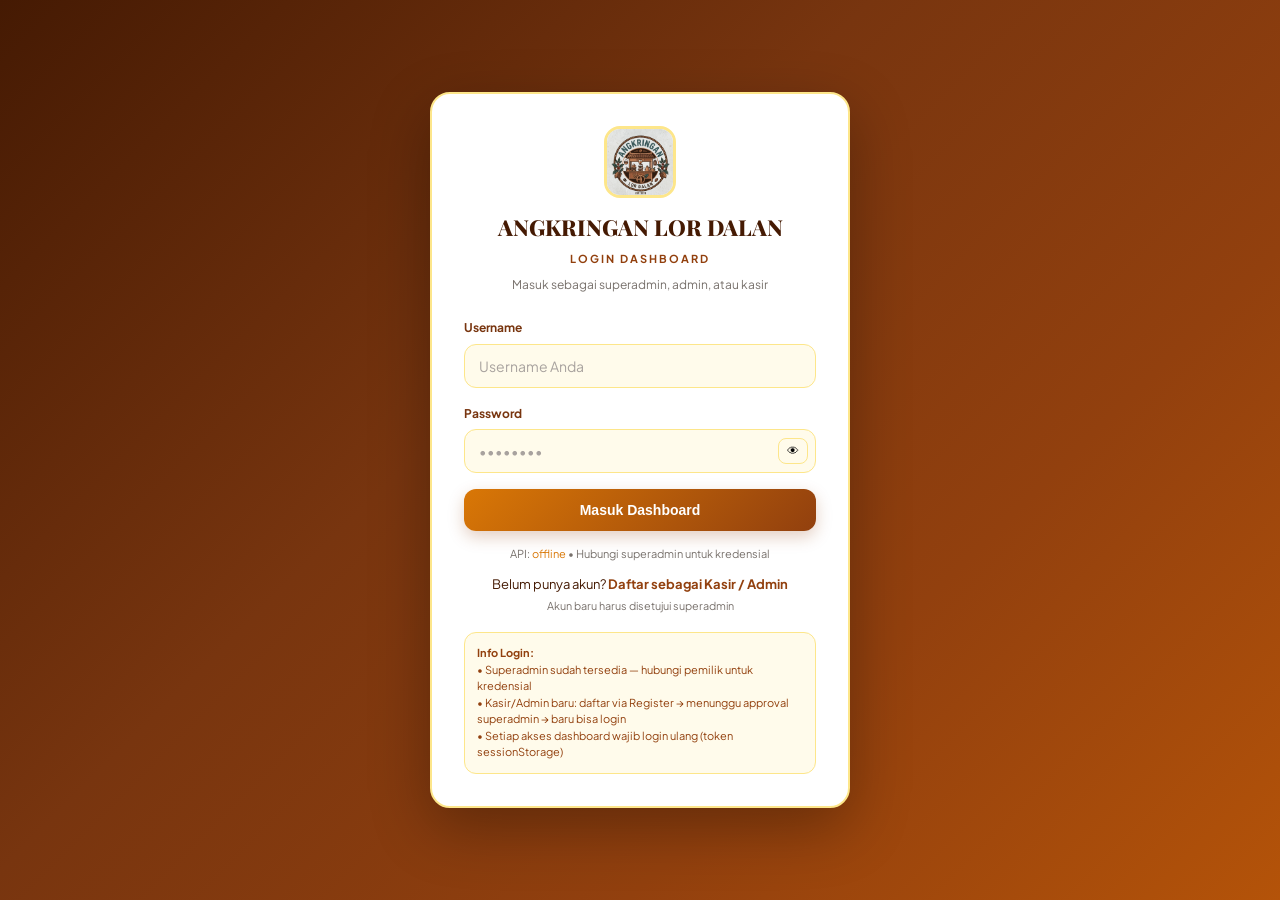
<file: superadmin.html>
<!DOCTYPE html>
<html lang="id">
<head>
    <meta charset="UTF-8">
    <meta name="viewport" content="width=device-width, initial-scale=1.0">
    <title>Panel Superadmin - Angkringan Lor Dalan</title>
    <link rel="icon" type="image/jpeg" href="static/assets/AGK.jpg">
    <link rel="stylesheet" href="static/css/style.css">
    <link href="https://fonts.googleapis.com/css2?family=Plus+Jakarta+Sans:wght@400;500;600;700;800&family=Playfair+Display:wght@700;800&display=swap" rel="stylesheet">
    <style>
        .super-topbar { background: linear-gradient(135deg,#111827 0%,#1f2937 40%,#451a03 100%); }
        .role-pill.superadmin { background:#f59e0b; color:#111827; padding:6px 12px; border-radius:999px; font-size:11px; font-weight:800; }
    </style>
</head>
<body class="role-superadmin">
    <script>
    (function(){
        const token = sessionStorage.getItem("ald_token") || localStorage.getItem("ald_token");
        if(!token){ alert("Akses Superadmin butuh login."); location.replace("login.html"); return; }
        if(token !== "local-fallback-token"){
            const API_BASE = (location.port === "8000" ? "/api" : "http://127.0.0.1:8000/api");
            fetch(API_BASE + "/auth/me", {headers:{"Authorization":"Bearer "+token}})
            .then(r=>{ if(!r.ok) throw new Error("invalid"); return r.json(); })
            .then(u=>{
                if(u.role!=="superadmin"){ alert("Hanya superadmin bisa akses superadmin.html"); location.replace("admin.html"); return; }
                sessionStorage.setItem("ald_user", u.username); sessionStorage.setItem("ald_role", u.role);
            })
            .catch(()=>{ sessionStorage.removeItem("ald_token"); localStorage.removeItem("ald_token"); location.replace("login.html"); });
        }
    })();
    </script>
    <div class="app">
        <aside class="sidebar" style="background: linear-gradient(180deg,#111827 0%,#1f2937 50%,#451a03 100%);">
            <div class="sidebar-brand">
                <div class="brand-logo"><img src="static/assets/AGK.jpg" alt="Logo"></div>
                <div><h2>SUPERADMIN</h2><span>ANGKRINGAN</span><p>warung.angkringanlordalan.my.id/superadmin.html</p></div>
            </div>
            <nav class="sidebar-nav">
                <p class="nav-label">SUPERADMIN MENU</p>
                <a href="#dashboard" class="nav-item active"><span>📊 Dashboard</span></a>
                <a href="#superadminPanel" class="nav-item"><span>🔐 Approval & Online</span></a>
                <a href="#adminPanel" class="nav-item"><span>🛠️ Kelola Menu</span></a>
                <a href="#kasirPanel" class="nav-item"><span>📋 Panel Kasir</span></a>
                <p class="nav-label" style="margin-top:18px;">LAINNYA</p>
                <a href="index.html" class="nav-item"><span>🏠 Pelanggan</span></a>
                <a href="kasir.html" class="nav-item"><span>⚡ Kasir</span></a>
                <a href="admin.html" class="nav-item"><span>🛠️ Admin</span></a>
            </nav>
            <div class="sidebar-footer">
                <div class="sidebar-stat"><div><strong id="sideTotal">0</strong><span>Pesanan Hari Ini</span></div></div>
                <div class="sidebar-stat" style="margin-top:10px; background: rgba(255,255,255,0.08);"><div><strong id="sideOmzet" style="font-size:15px;">Rp 0</strong><span>Total Omzet</span></div></div>
                <button onclick="location.href='logout.html'" style="width:100%; margin-top:12px; background:rgba(255,255,255,0.12); color:white; border:1px solid rgba(255,255,255,0.2); padding:10px; border-radius:10px; font-weight:700; cursor:pointer;">Keluar</button>
                <p style="font-size:10px; color:rgba(255,255,255,0.6); text-align:center; margin-top:6px;" id="loginUserInfo">-</p>
                <p style="font-size:10px; color:#f59e0b; text-align:center; background:rgba(255,255,255,0.1); padding:4px; border-radius:6px; font-weight:700;">SUPERADMIN</p>
            </div>
        </aside>
        <div class="main">
            <header class="topbar super-topbar">
                <div class="topbar-inner">
                    <div class="topbar-title" style="display:flex; align-items:center; gap:14px;">
                        <img src="static/assets/AGK.jpg" alt="Logo" style="width:48px; height:48px; border-radius:12px; border:2px solid rgba(255,255,255,0.3); background:white;">
                        <div><h3>Panel Superadmin</h3><p>Full Access — Approve & Monitor — warung.angkringanlordalan.my.id/superadmin.html</p></div>
                    </div>
                    <div class="topbar-info">
                        <span class="role-pill superadmin">🔐 SUPERADMIN</span>
                        <span id="jamLive" class="badge badge-live"></span>
                    </div>
                </div>
                <div class="hero-banner" style="background: linear-gradient(90deg,#f59e0b,#92400e); color:#111827;">
                    <div class="hero-text" style="display:flex; align-items:center; gap:12px;">
                        <span style="font-size:28px;">🔐</span>
                        <div><h4 style="color:#111827;">Full Access Superadmin</h4><p style="color:#451a03;">Approve kasir/admin & monitor online/offline real-time</p></div>
                    </div>
                    <div class="hero-badge"><span id="heroUser">-</span><span class="promo" style="background:#111827; color:#fde68a;">Superadmin</span></div>
                </div>
            </header>
            <main class="wrapper">
                <div id="toastContainer" class="toast-container"></div>
                <div class="card" style="margin-bottom:28px;">
                    <div class="card-header"><h3>📊 Ringkasan Warung</h3><span class="nota-badge">Live</span></div>
                    <div style="padding:22px;">
                        <div class="grid-2"><div class="stat"><div><strong id="totalData">0</strong><span>Total Pesanan</span></div></div><div class="stat"><div><strong id="totalAntri">0</strong><span>Antri / Proses</span></div></div></div>
                        <div class="stat" style="margin-top:12px; background: linear-gradient(135deg,#fef3c7,#fde68a); border-color:#f59e0b;"><div><strong id="totalOmzet">Rp 0</strong><span>Omzet Hari Ini</span></div></div>
                    </div>
                </div>
                <div class="card table-card" id="superadminPanel" style="border:2px solid #92400e;">
                    <div class="card-header" style="background:linear-gradient(135deg,#451a03,#92400e); color:white;">
                        <h3 style="color:white;">🔐 Approval & Monitor Online</h3>
                        <span class="nota-badge" id="pendingCount" style="background:#f59e0b; color:#451a03;">0 Pending</span>
                    </div>
                    <div style="padding:22px;">
                        <p style="font-size:12px; color:#78716c; margin-bottom:14px;">Kelola pendaftar & lihat kasir/admin online (contoh untuk <code>warung.../superadmin.html</code>).</p>
                        <div id="pendingList" style="display:flex; flex-direction:column; gap:10px;"><p style="text-align:center; color:#78716c; padding:20px;">Memuat pending...</p></div>
                        <div style="margin-top:14px; display:flex; gap:8px;">
                            <button onclick="loadPendingUsers()" style="background:#fffbeb; border:1.5px solid #fde68a; color:#92400e; padding:8px 14px; border-radius:10px; font-weight:700; cursor:pointer;">Refresh Pending</button>
                            <button onclick="loadActiveUsers()" style="background:#dcfce7; border:1.5px solid #bbf7d0; color:#15803d; padding:8px 14px; border-radius:10px; font-weight:700; cursor:pointer;">Refresh Online</button>
                        </div>
                        <hr style="margin:20px 0; border:none; border-top:1.5px dashed #fde68a;">
                        <div style="display:flex; justify-content:space-between; align-items:center; margin-bottom:12px;">
                            <h4 style="font-size:13px; color:#451a03; font-weight:800; margin:0;">🟢 Online / Offline</h4>
                            <span id="activeCount" style="background:#dcfce7; color:#15803d; padding:4px 10px; border-radius:20px; font-size:11px; font-weight:700;">0 Aktif</span>
                        </div>
                        <div id="activeList" style="display:flex; flex-direction:column; gap:8px;"><p style="text-align:center; color:#78716c; padding:16px;">Memuat aktif...</p></div>
                        <div style="margin-top:12px;"><span id="heartbeatStatus" style="font-size:11px; color:#78716c;">Heartbeat: -</span></div>
                    </div>
                </div>
                <div class="card table-card" id="adminPanel" style="margin-top:28px; border:2px solid #d97706;">
                    <div class="card-header" style="background:linear-gradient(135deg,#92400e,#d97706); color:white;"><h3 style="color:white;">🛠️ Kelola Menu (Admin)</h3><span class="nota-badge" id="adminMenuCount" style="background:white; color:#92400e;">16 Menu</span></div>
                    <div style="padding:22px;">
                        <div style="background:#fffbeb; border:1.5px solid #fde68a; border-radius:12px; padding:16px; margin-bottom:16px;">
                            <h4 style="font-size:13px; color:#92400e; font-weight:800; margin:0 0 12px 0;">➕ Tambah / Edit Menu</h4>
                            <div class="grid-2"><div class="form-group"><label>ID Menu *</label><input id="admId" type="text" placeholder="id unik"></div><div class="form-group"><label>Nama Menu *</label><input id="admNama" type="text" placeholder="Nama"></div></div>
                            <div class="grid-2" style="margin-top:10px;"><div class="form-group"><label>Harga (Rp) *</label><input id="admHarga" type="number" placeholder="5000"></div><div class="form-group"><label>Kategori</label><select id="admKategori"><option>Nasi</option><option>Sate</option><option>Gorengan</option><option>Bakaran</option><option>Minuman</option><option>Mie</option></select></div></div>
                            <div class="grid-2" style="margin-top:10px;"><div class="form-group"><label>Gambar</label><input id="admGambar" type="text" placeholder="static/images/nama.jpg"></div><div class="form-group"><label>Deskripsi</label><input id="admDeskripsi" type="text" placeholder="Deskripsi"></div></div>
                            <div style="display:flex; gap:8px; margin-top:14px;"><button onclick="adminTambahMenu()" style="flex:1; background:#92400e; color:white; border:none; padding:11px; border-radius:10px; font-weight:800; cursor:pointer;">Simpan Menu</button><button onclick="adminResetForm()" style="background:#fef3c7; color:#92400e; border:1.5px solid #fde68a; padding:11px 16px; border-radius:10px; font-weight:700; cursor:pointer;">Reset</button><button onclick="adminLoadMenu()" style="background:white; color:#92400e; border:1.5px solid #fde68a; padding:11px 16px; border-radius:10px; font-weight:700; cursor:pointer;">Reload</button></div>
                            <p id="adminMsg" style="font-size:12px; margin-top:8px; display:none;"></p>
                        </div>
                        <div class="table-wrap"><table><thead><tr><th>ID / Gambar</th><th>Nama / Kategori</th><th>Harga</th><th>Status</th><th>Aksi Admin</th></tr></thead><tbody id="tbodyAdminMenu"><tr class="empty-row"><td colspan="5">Memuat...</td></tr></tbody></table></div>
                    </div>
                </div>
                <div class="card table-card" id="kasirPanel" style="margin-top:28px; border:2px solid #16a34a;">
                    <div class="card-header" style="background:linear-gradient(135deg,#15803d,#16a34a); color:white;"><h3 style="color:white;">📋 Panel Kasir — Pesanan & Tagihan</h3><span class="nota-badge" style="background:white; color:#15803d;">Kasir</span></div>
                    <div style="padding:22px;">
                        <div class="grid-2" style="margin-bottom:16px;"><div class="stat" style="background: linear-gradient(135deg,#dcfce7,#bbf7d0); border-color:#86efac;"><div><strong id="kasirTotalPesanan">0</strong><span>Antri / Proses</span></div></div><div class="stat" style="background: linear-gradient(135deg,#fef3c7,#fde68a); border-color:#f59e0b;"><div><strong id="kasirTotalTagihan">Rp 0</strong><span>Belum Lunas</span></div></div></div>
                        <div class="table-wrap"><table><thead><tr><th>Nota / Waktu</th><th>Customer / Meja</th><th>Menu Dipilih</th><th>Total Bayar</th><th>Status</th><th>Aksi</th></tr></thead><tbody id="tbodyKasir"><tr class="empty-row"><td colspan="6">Belum ada.</td></tr></tbody></table></div>
                    </div>
                </div>
                <footer class="footer"><p><strong>Superadmin Panel</strong> — warung.angkringanlordalan.my.id/superadmin.html</p></footer>
            </main>
        </div>
    </div>
    <div id="cartFab" class="cart-fab"><span>🛒</span><span class="badge" id="fabBadge">0</span><span id="fabTotal">Rp 0</span></div>
    <script src="static/js/script.js"></script>
    <script>
    let heartbeatInterval=null;
    function setActive(el){document.querySelectorAll('.nav-item').forEach(a=>a.classList.remove('active'));el.classList.add('active');}
    window.addEventListener("DOMContentLoaded", ()=>{
        const u=sessionStorage.getItem("ald_user")||"-"; const r=sessionStorage.getItem("ald_role")||"superadmin";
        document.getElementById("loginUserInfo").textContent="Login: "+u+" ("+r+")";
        document.getElementById("heroUser").textContent=u;
        function sendHeartbeat(){ const t=sessionStorage.getItem("ald_token")||localStorage.getItem("ald_token"); if(!t||t==="local-fallback-token") return; if(document.hidden) return; fetch((location.port==="8000"?"/api":"http://127.0.0.1:8000/api")+"/auth/heartbeat",{method:"POST",headers:{"Authorization":"Bearer "+t}}).catch(()=>{}); }
        sendHeartbeat(); heartbeatInterval=setInterval(sendHeartbeat,15000);
        loadPendingUsers(); loadActiveUsers(); setInterval(()=>{ loadPendingUsers(); loadActiveUsers(); }, 5000);
        setTimeout(()=>{ if(typeof adminLoadMenu==="function") adminLoadMenu(); if(typeof renderKasirPanel==="function") renderKasirPanel(); }, 800);
    });
    async function loadPendingUsers(){
        const API_BASE=(location.port==="8000"?"/api":"http://127.0.0.1:8000/api"); const token=sessionStorage.getItem("ald_token")||localStorage.getItem("ald_token"); if(!token) return;
        try{ const res=await fetch(API_BASE+"/auth/pending",{headers:{"Authorization":"Bearer "+token}}); const el=document.getElementById("pendingList"); if(!el) return; if(!res.ok){ el.innerHTML="<p style='color:#dc2626; font-size:12px;'>Bukan superadmin</p>"; return;} const data=await res.json(); if(data.length===0){ el.innerHTML="<p style='color:#16a34a; text-align:center; padding:12px;'>Tidak ada pending.</p>"; document.getElementById("pendingCount").textContent="0 Pending"; return;} document.getElementById("pendingCount").textContent=data.length+" Pending"; el.innerHTML=data.map(u=>`<div style="display:flex; align-items:center; justify-content:space-between; background:#fffbeb; border:1.5px solid #fde68a; border-radius:12px; padding:12px; gap:10px;"><div><strong style="color:#451a03;">${u.username}</strong> <span style="background:#92400e; color:white; padding:2px 6px; border-radius:8px; font-size:10px;">${u.role}</span><br><small style="color:#78716c;">${u.full_name||"-"} • ${u.email||"-"}</small></div><div style="display:flex; gap:6px;"><button onclick="approveUser(${u.id})" style="background:#16a34a; color:white; border:none; padding:8px 12px; border-radius:8px; font-weight:700; cursor:pointer;">Approve</button><button onclick="rejectUser(${u.id})" style="background:#fee2e2; color:#dc2626; border:1px solid #fecaca; padding:8px 12px; border-radius:8px; font-weight:700; cursor:pointer;">Tolak</button></div></div>`).join(""); }catch(e){ console.error(e); }
    }
    async function approveUser(id){ if(!confirm("Approve?")) return; const API_BASE=(location.port==="8000"?"/api":"http://127.0.0.1:8000/api"); const token=sessionStorage.getItem("ald_token")||localStorage.getItem("ald_token"); const res=await fetch(API_BASE+"/auth/approve/"+id,{method:"POST",headers:{"Authorization":"Bearer "+token}}); if(res.ok){ alert("Approved!"); loadPendingUsers(); loadActiveUsers(); } else { const j=await res.json(); alert(j.detail||"Gagal"); } }
    async function rejectUser(id){ if(!confirm("Tolak & hapus?")) return; const API_BASE=(location.port==="8000"?"/api":"http://127.0.0.1:8000/api"); const token=sessionStorage.getItem("ald_token")||localStorage.getItem("ald_token"); const res=await fetch(API_BASE+"/auth/reject/"+id,{method:"POST",headers:{"Authorization":"Bearer "+token}}); if(res.ok){ alert("Ditolak!"); loadPendingUsers(); } else { const j=await res.json(); alert(j.detail||"Gagal"); } }
    async function loadActiveUsers(){
        const API_BASE=(location.port==="8000"?"/api":"http://127.0.0.1:8000/api"); const token=sessionStorage.getItem("ald_token")||localStorage.getItem("ald_token"); if(!token) return; const el=document.getElementById("activeList"); if(!el) return;
        try{ const res=await fetch(API_BASE+"/auth/active",{headers:{"Authorization":"Bearer "+token}}); if(!res.ok){ el.innerHTML="<p style='color:#dc2626; font-size:12px;'>Butuh superadmin</p>"; return;} const data=await res.json(); if(data.length===0){ el.innerHTML="<p style='text-align:center; color:#78716c; padding:12px;'>Kosong</p>"; return;} const online=data.filter(u=>u.is_online).length; document.getElementById("activeCount").textContent=online+" Online / "+data.length+" Aktif"; el.innerHTML=data.map(u=>{ let dot=u.is_online?"#16a34a":(u.online_status==="idle"?"#f59e0b":"#a8a29e"); let txt=u.is_online?"Online":(u.online_status==="idle"?"Idle":"Offline"); let badge=u.role==="superadmin"?"#451a03":(u.role==="admin"?"#92400e":"#15803d"); return `<div style="display:flex; align-items:center; justify-content:space-between; background:white; border:1.5px solid #fde68a; border-radius:12px; padding:10px 12px; gap:10px;"><div style="display:flex; align-items:center; gap:10px; flex:1;"><span style="width:10px; height:10px; border-radius:50%; background:${dot}; display:inline-block;"></span><div><strong style="color:#451a03; font-size:13px;">${u.username}</strong> <span style="background:${badge}; color:white; padding:2px 6px; border-radius:8px; font-size:10px;">${u.role}</span> <span style="font-size:10px; color:${dot}; font-weight:700;">● ${txt}</span><br><small style="color:#78716c; font-size:11px;">${u.full_name||"-"} • ${u.last_seen_text}</small></div></div><small style="color:#78716c; font-size:10px;">${u.last_active?new Date(u.last_active).toLocaleString('id-ID'):"never"}</small></div>`;}).join(""); }catch(e){ console.error(e); }
    }
    </script>
</body>
</html>
</file>
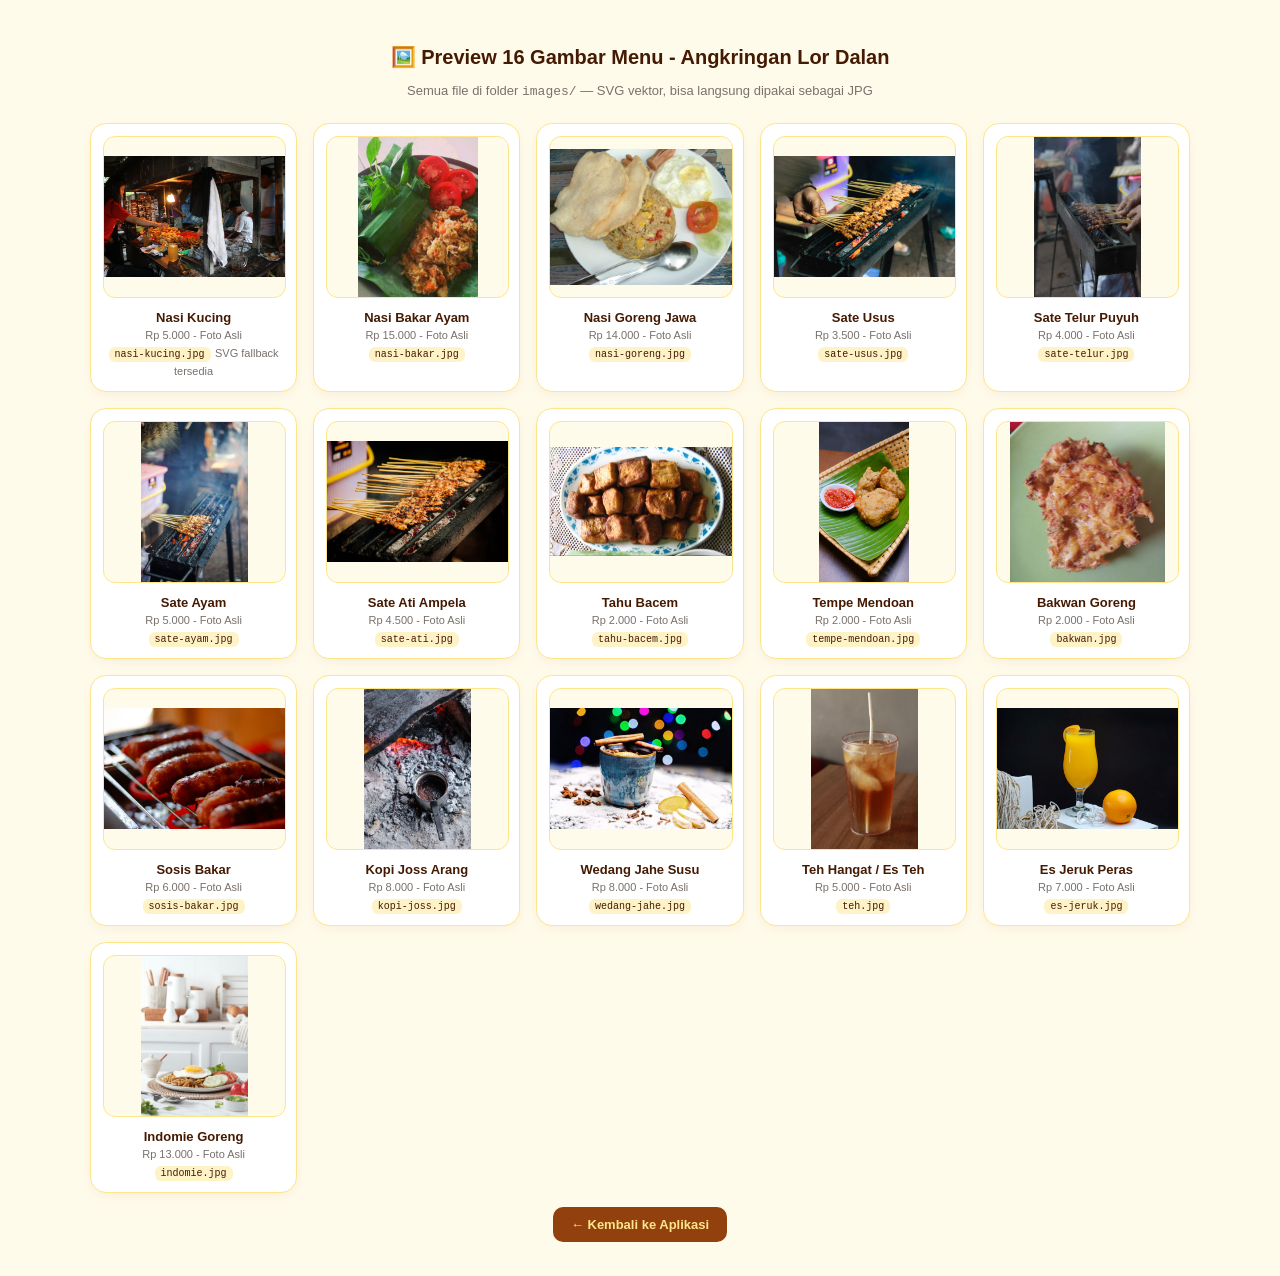
<file: images/preview.html>
<!DOCTYPE html>
<html lang="id">
<head>
<meta charset="UTF-8">
<title>Preview Gambar - Angkringan Lor Dalan</title>
<style>
  body { font-family: sans-serif; background:#fffbeb; padding:24px; color:#451a03; }
  h1 { font-size:20px; text-align:center; }
  p { text-align:center; color:#78716c; font-size:13px; }
  .grid { display:grid; grid-template-columns: repeat(auto-fill, minmax(180px,1fr)); gap:16px; max-width:1100px; margin:24px auto; }
  .card { background:white; border:1.5px solid #fde68a; border-radius:16px; overflow:hidden; text-align:center; padding:12px; box-shadow:0 4px 12px rgba(146,64,14,0.06); }
  .card img { width:100%; height:160px; object-fit:contain; background:#fffbeb; border-radius:12px; border:1px solid #fde68a; }
  .card strong { display:block; margin-top:8px; font-size:13px; }
  .card small { color:#78716c; font-size:11px; }
  .card code { font-size:10px; background:#fef3c7; padding:2px 6px; border-radius:6px; }
</style>
</head>
<body>
<h1>🖼️ Preview 16 Gambar Menu - Angkringan Lor Dalan</h1>
<p>Semua file di folder <code>images/</code> — SVG vektor, bisa langsung dipakai sebagai JPG</p>
<div class="grid">
  <div class="card"><img src="nasi-kucing.jpg" alt="Nasi Kucing" onerror="this.src='nasi-kucing.svg'"><strong>Nasi Kucing</strong><small>Rp 5.000 - Foto Asli</small><br><code>nasi-kucing.jpg</code> <small>SVG fallback tersedia</small></div>
  <div class="card"><img src="nasi-bakar.jpg" alt="Nasi Bakar" onerror="this.src='nasi-bakar.svg'"><strong>Nasi Bakar Ayam</strong><small>Rp 15.000 - Foto Asli</small><br><code>nasi-bakar.jpg</code></div>
  <div class="card"><img src="nasi-goreng.jpg" alt="Nasi Goreng" onerror="this.src='nasi-goreng.svg'"><strong>Nasi Goreng Jawa</strong><small>Rp 14.000 - Foto Asli</small><br><code>nasi-goreng.jpg</code></div>
  <div class="card"><img src="sate-usus.jpg" alt="Sate Usus" onerror="this.src='sate-usus.svg'"><strong>Sate Usus</strong><small>Rp 3.500 - Foto Asli</small><br><code>sate-usus.jpg</code></div>
  <div class="card"><img src="sate-telur.jpg" alt="Sate Telur" onerror="this.src='sate-telur.svg'"><strong>Sate Telur Puyuh</strong><small>Rp 4.000 - Foto Asli</small><br><code>sate-telur.jpg</code></div>
  <div class="card"><img src="sate-ayam.jpg" alt="Sate Ayam" onerror="this.src='sate-ayam.svg'"><strong>Sate Ayam</strong><small>Rp 5.000 - Foto Asli</small><br><code>sate-ayam.jpg</code></div>
  <div class="card"><img src="sate-ati.jpg" alt="Sate Ati" onerror="this.src='sate-ati.svg'"><strong>Sate Ati Ampela</strong><small>Rp 4.500 - Foto Asli</small><br><code>sate-ati.jpg</code></div>
  <div class="card"><img src="tahu-bacem.jpg" alt="Tahu" onerror="this.src='tahu-bacem.svg'"><strong>Tahu Bacem</strong><small>Rp 2.000 - Foto Asli</small><br><code>tahu-bacem.jpg</code></div>
  <div class="card"><img src="tempe-mendoan.jpg" alt="Tempe" onerror="this.src='tempe-mendoan.svg'"><strong>Tempe Mendoan</strong><small>Rp 2.000 - Foto Asli</small><br><code>tempe-mendoan.jpg</code></div>
  <div class="card"><img src="bakwan.jpg" alt="Bakwan" onerror="this.src='bakwan.svg'"><strong>Bakwan Goreng</strong><small>Rp 2.000 - Foto Asli</small><br><code>bakwan.jpg</code></div>
  <div class="card"><img src="sosis-bakar.jpg" alt="Sosis" onerror="this.src='sosis-bakar.svg'"><strong>Sosis Bakar</strong><small>Rp 6.000 - Foto Asli</small><br><code>sosis-bakar.jpg</code></div>
  <div class="card"><img src="kopi-joss.jpg" alt="Kopi" onerror="this.src='kopi-joss.svg'"><strong>Kopi Joss Arang</strong><small>Rp 8.000 - Foto Asli</small><br><code>kopi-joss.jpg</code></div>
  <div class="card"><img src="wedang-jahe.jpg" alt="Wedang" onerror="this.src='wedang-jahe.svg'"><strong>Wedang Jahe Susu</strong><small>Rp 8.000 - Foto Asli</small><br><code>wedang-jahe.jpg</code></div>
  <div class="card"><img src="teh.jpg" alt="Teh" onerror="this.src='teh.svg'"><strong>Teh Hangat / Es Teh</strong><small>Rp 5.000 - Foto Asli</small><br><code>teh.jpg</code></div>
  <div class="card"><img src="es-jeruk.jpg" alt="Jeruk" onerror="this.src='es-jeruk.svg'"><strong>Es Jeruk Peras</strong><small>Rp 7.000 - Foto Asli</small><br><code>es-jeruk.jpg</code></div>
  <div class="card"><img src="indomie.jpg" alt="Indomie" onerror="this.src='indomie.svg'"><strong>Indomie Goreng</strong><small>Rp 13.000 - Foto Asli</small><br><code>indomie.jpg</code></div>
</div>
<p><a href="../index.html" style="background:#92400e; color:#fde68a; padding:10px 18px; border-radius:10px; text-decoration:none; font-weight:800;">← Kembali ke Aplikasi</a></p>
</body>
</html>
</file>
<file: static/css/style.css>
/* Angkringan Lor Dalan - Warung Makan Theme */
* { margin: 0; padding: 0; box-sizing: border-box; }

:root {
    --primary: #92400e;
    --primary-dark: #78350f;
    --primary-light: #fef3c7;
    --accent: #d97706;
    --accent-dark: #b45309;
    --bg: #fffbeb;
    --bg-gradient: radial-gradient(1200px 600px at 0% -10%, #fef3c7 0%, transparent 60%), radial-gradient(900px 500px at 100% 0%, #fde68a 0%, transparent 50%), #fffbeb;
    --card: #ffffff;
    --card-glass: rgba(255,255,255,0.85);
    --text: #451a03;
    --muted: #78716c;
    --border: #fde68a;
    --border-strong: #fcd34d;
    --success: #15803d;
    --warning: #d97706;
    --danger: #dc2626;
    --radius: 16px;
    --radius-lg: 20px;
    --shadow: 0 8px 30px rgba(120,53,15,0.08);
    --shadow-lg: 0 16px 40px rgba(120,53,15,0.12);
    --shadow-hover: 0 20px 50px rgba(120,53,15,0.16);
}

html { min-width: 1024px; }

html { scroll-behavior: smooth; }
body {
    font-family: 'Plus Jakarta Sans', 'Segoe UI', Inter, Arial, sans-serif;
    background: var(--bg-gradient);
    color: var(--text);
    line-height: 1.6;
    overflow-x: auto;
    -webkit-font-smoothing: antialiased;
}
*::selection { background: #fde68a; color: #451a03; }
/* Custom scrollbar */
::-webkit-scrollbar { width: 8px; height: 8px; }
::-webkit-scrollbar-thumb { background: #fcd34d; border-radius: 999px; }
::-webkit-scrollbar-track { background: #fffbeb; }

/* APP LAYOUT - Sidebar + Main */
.app { display: flex; min-height: 100vh; }

.sidebar {
    width: 280px;
    background: linear-gradient(180deg, #451a03 0%, #78350f 50%, #92400e 100%);
    color: white;
    display: flex;
    flex-direction: column;
    position: sticky;
    top: 0;
    height: 100vh;
    overflow-y: auto;
    box-shadow: 4px 0 20px rgba(0,0,0,0.15);
    flex-shrink: 0;
}
.sidebar-brand {
    display: flex;
    gap: 14px;
    align-items: center;
    padding: 22px 20px;
    border-bottom: 1px solid rgba(255,255,255,0.12);
    background: rgba(0,0,0,0.15);
}
.sidebar-brand .brand-icon {
    width: 52px; height: 52px;
    background: linear-gradient(135deg, #f59e0b, #d97706);
    border-radius: 14px;
    display: grid; place-items: center;
    font-size: 22px;
    flex-shrink: 0;
    box-shadow: 0 4px 12px rgba(245,158,11,0.4);
    border: 2px solid rgba(255,255,255,0.2);
}
.brand-logo {
    width: 52px; height: 52px;
    border-radius: 14px;
    overflow: hidden;
    flex-shrink: 0;
    box-shadow: 0 4px 12px rgba(0,0,0,0.2);
    border: 2px solid rgba(255,255,255,0.3);
    background: white;
    display: grid; place-items: center;
}
.brand-logo img {
    width: 100%; height: 100%;
    object-fit: cover;
    display: block;
}
.sidebar-brand h2 {
    font-family: 'Playfair Display', serif;
    font-size: 18px; letter-spacing: 1px; line-height: 1;
    font-weight: 800;
}
.sidebar-brand span {
    font-size: 12px; letter-spacing: 3px; font-weight: 700;
    color: #fde68a; display: block; margin-top: 2px;
}
.sidebar-brand p { font-size: 11px; opacity: 0.7; margin-top: 4px; }

.sidebar-nav { padding: 20px 14px; flex: 1; }
.nav-label { font-size: 11px; letter-spacing: 1px; opacity: 0.6; font-weight: 700; margin-bottom: 10px; padding-left: 10px; }
.nav-item {
    display: flex; align-items: center; gap: 12px;
    padding: 12px 14px;
    border-radius: 12px;
    color: rgba(255,255,255,0.85);
    text-decoration: none;
    font-size: 13px; font-weight: 600;
    margin-bottom: 6px;
    transition: 0.2s;
    border: 1px solid transparent;
}
.nav-item:hover { background: rgba(255,255,255,0.1); color: white; }
.nav-item.active { background: white; color: #92400e; box-shadow: 0 4px 16px rgba(0,0,0,0.15); }
.nav-item.active i { color: #d97706; }

.sidebar-footer { padding: 16px; border-top: 1px solid rgba(255,255,255,0.1); background: rgba(0,0,0,0.2); }
.sidebar-stat {
    display: flex; gap: 12px; align-items: center;
    background: rgba(255,255,255,0.12);
    padding: 14px;
    border-radius: 12px;
    border: 1px solid rgba(255,255,255,0.1);
}
.sidebar-stat i {
    width: 42px; height: 42px;
    display: grid; place-items: center;
    border-radius: 10px;
    background: #f59e0b;
    color: white;
    font-size: 16px;
}
.sidebar-stat strong { display: block; font-size: 18px; line-height: 1; }
.sidebar-stat span { font-size: 11px; opacity: 0.8; }
.sidebar-copy { text-align: center; font-size: 11px; opacity: 0.5; margin-top: 12px; line-height: 1.5; }

.main { flex: 1; min-width: 0; background: var(--bg); }

/* Topbar */
.topbar {
    background: linear-gradient(135deg, #451a03 0%, #78350f 40%, #92400e 70%, #b45309 100%);
    color: white;
    padding: 0;
    position: sticky;
    top: 0;
    z-index: 10;
    box-shadow: 0 4px 20px rgba(0,0,0,0.18);
}
.topbar-inner {
    max-width: 1360px;
    margin: 0 auto;
    display: flex;
    justify-content: space-between;
    align-items: center;
    gap: 20px;
    flex-wrap: nowrap;
    padding: 18px 32px;
}
.topbar-title h3 {
    font-family: 'Playfair Display', serif;
    font-size: 20px; font-weight: 800;
    display: flex; align-items: center; gap: 10px;
}
.topbar-title h3 i { color: #fde68a; }
.topbar-title p { font-size: 12px; opacity: 0.85; margin-top: 4px; letter-spacing: 0.3px; }
.topbar-info { display: flex; gap: 12px; align-items: center; font-size: 13px; white-space: nowrap; }
.badge {
    background: rgba(255,255,255,0.15);
    padding: 7px 14px;
    border-radius: 20px;
    font-size: 12px;
    backdrop-filter: blur(6px);
    border: 1px solid rgba(255,255,255,0.15);
    font-weight: 600;
}
.badge-live { background: #f59e0b; color: #451a03; border: none; font-weight: 800; min-width: 110px; text-align: center; }
.hero-banner {
    background: linear-gradient(90deg, #f59e0b, #fbbf24);
    color: #451a03;
    display: flex;
    justify-content: space-between;
    align-items: center;
    padding: 10px 32px;
    gap: 16px;
    flex-wrap: wrap;
}
.hero-text h4 { font-size: 13px; font-weight: 800; }
.hero-text p { font-size: 12px; opacity: 0.8; margin-top: 2px; }
.hero-badge { display: flex; gap: 10px; align-items: center; }
.hero-badge span { background: white; padding: 6px 12px; border-radius: 20px; font-size: 12px; font-weight: 700; }
.hero-badge .promo { background: #451a03; color: #fde68a; }

/* Wrapper */
.wrapper {
    max-width: 1360px;
    min-width: 1024px;
    margin: 0 auto;
    padding: 28px 32px;
}

/* Layout */
.layout {
    display: grid;
    grid-template-columns: 1fr 380px;
    gap: 28px;
    align-items: start;
}
@media (max-width: 1100px) {
    html { min-width: auto; }
    .wrapper { min-width: auto; max-width: 100%; padding: 24px 20px; }
    .topbar-inner { flex-wrap: wrap; }
    .app { flex-direction: column; }
    .sidebar { width: 100%; height: auto; position: relative; }
}
@media (max-width: 900px) { .layout { grid-template-columns: 1fr; } }

/* Card */
.card {
    background: var(--card);
    border-radius: var(--radius);
    box-shadow: var(--shadow);
    border: 1.5px solid var(--border);
    overflow: hidden;
}
.card-header {
    padding: 20px 26px;
    border-bottom: 1.5px solid var(--border);
    display: flex;
    justify-content: space-between;
    align-items: center;
    gap: 12px;
    background: linear-gradient(135deg, #fffbeb, #fef3c7);
}
.card-header h3 { font-size: 15px; color: #78350f; font-weight: 800; display: flex; align-items: center; gap: 8px; }
.card-header h3 i { color: var(--accent); }
.nota-badge {
    background: #451a03;
    color: #fde68a;
    padding: 7px 16px;
    border-radius: 20px;
    font-size: 12px;
    font-weight: 800;
    letter-spacing: 0.5px;
    border: 1px solid #92400e;
}

/* Form */
.form-card form { padding: 24px 26px; }
.section-title {
    font-size: 12px;
    font-weight: 800;
    color: var(--primary);
    text-transform: uppercase;
    letter-spacing: 0.7px;
    margin: 22px 0 14px 0;
    padding-bottom: 10px;
    border-bottom: 1.5px dashed var(--border);
    display: flex; align-items: center; gap: 8px;
}
.section-title:first-child { margin-top: 0; }

.grid-2 {
    display: grid;
    grid-template-columns: 1fr 1fr;
    gap: 16px;
}
@media (max-width: 640px) { .grid-2 { grid-template-columns: 1fr; } }

.form-group { display: flex; flex-direction: column; gap: 7px; margin-bottom: 2px; }
.form-group label { font-size: 13px; font-weight: 700; color: #78350f; }
.form-group label span { color: var(--danger); }
.form-group input,
.form-group select {
    width: 100%;
    padding: 12px 14px;
    border: 1.5px solid var(--border);
    border-radius: 12px;
    font-size: 14px;
    outline: none;
    background: white;
    transition: 0.2s;
    font-family: inherit;
    color: #451a03;
}
.form-group input:focus,
.form-group select:focus {
    border-color: var(--accent);
    box-shadow: 0 0 0 3px rgba(217,119,6,0.15);
    background: #fffbeb;
}
.form-group input::placeholder { color: #a8a29e; }

/* Menu Grid */
.menu-grid {
    display: grid;
    grid-template-columns: repeat(2, 1fr);
    gap: 10px;
}
@media (max-width: 640px) { .menu-grid { grid-template-columns: 1fr; } }

.menu-item {
    display: flex;
    justify-content: space-between;
    align-items: center;
    gap: 12px;
    padding: 12px 14px;
    border: 1.5px solid var(--border);
    border-radius: 12px;
    background: white;
    transition: 0.2s;
    cursor: pointer;
}
.menu-item:hover { border-color: var(--accent); background: #fffbeb; transform: translateY(-1px); box-shadow: 0 4px 12px rgba(146,64,14,0.08); }
.menu-item.selected { border-color: var(--accent); background: linear-gradient(135deg, #fffbeb, #fef3c7); box-shadow: 0 4px 12px rgba(217,119,6,0.12); }
.menu-thumb {
    width: 56px; height: 56px;
    border-radius: 10px;
    object-fit: cover;
    border: 1.5px solid #fde68a;
    background: white;
    flex-shrink: 0;
    box-shadow: 0 2px 8px rgba(146,64,14,0.08);
}
.menu-info { flex: 1; min-width: 0; }
.menu-info strong { font-size: 13px; color: #451a03; display: block; line-height: 1.3; }
.menu-info small { font-size: 11px; color: var(--muted); }
.menu-price { font-size: 13px; font-weight: 800; color: var(--primary); white-space: nowrap; }
.menu-action { display: flex; align-items: center; gap: 6px; flex-shrink: 0; }
.btn-qty {
    width: 30px; height: 30px;
    border-radius: 50%;
    border: 1.5px solid var(--border);
    background: white;
    display: grid; place-items: center;
    cursor: pointer;
    font-weight: 800;
    color: var(--primary);
    transition: 0.15s;
    font-size: 14px;
}
.btn-qty:hover { background: var(--accent); color: white; border-color: var(--accent); }
.btn-qty.add { background: var(--primary); color: white; border-color: var(--primary); }
.btn-qty.add:hover { background: #451a03; }
.qty-badge {
    min-width: 26px; text-align: center;
    font-size: 13px; font-weight: 800;
    background: #fef3c7;
    padding: 4px 6px;
    border-radius: 8px;
    color: #92400e;
}

/* Keranjang */
.keranjang {
    border: 1.5px solid var(--border);
    border-radius: 12px;
    background: #fffbeb;
    padding: 14px;
    min-height: 70px;
}
.keranjang-empty { text-align: center; color: var(--muted); font-size: 13px; padding: 12px; }
.keranjang-empty i { font-size: 18px; display: block; margin-bottom: 6px; color: #d6a57a; }
.keranjang-item {
    display: flex; justify-content: space-between; align-items: center;
    padding: 10px 12px;
    background: white;
    border: 1px solid var(--border);
    border-radius: 10px;
    margin-bottom: 8px;
    gap: 10px;
}
.keranjang-item:last-child { margin-bottom: 0; }
.keranjang-item-info { flex: 1; }
.keranjang-item-info strong { font-size: 13px; color: #451a03; }
.keranjang-item-info small { font-size: 11px; color: var(--muted); display: block; }
.keranjang-item-price { font-size: 13px; font-weight: 800; color: var(--primary); }
.keranjang-item-actions { display: flex; align-items: center; gap: 6px; }
.total-bar {
    margin-top: 12px;
    background: linear-gradient(135deg, #451a03, #92400e);
    color: white;
    padding: 14px 16px;
    border-radius: 12px;
    display: flex;
    justify-content: space-between;
    align-items: center;
    font-size: 14px;
}
.total-bar span { opacity: 0.9; font-weight: 600; }
.total-bar strong { font-size: 18px; color: #fde68a; }

/* Buttons */
.actions {
    display: flex;
    gap: 14px;
    margin-top: 24px;
}
.btn {
    flex: 1;
    padding: 14px 18px;
    border: none;
    border-radius: 12px;
    font-size: 14px;
    font-weight: 800;
    cursor: pointer;
    transition: 0.2s;
    display: inline-flex;
    justify-content: center;
    align-items: center;
    gap: 8px;
    font-family: inherit;
}
.btn-primary { background: linear-gradient(135deg, #d97706, #92400e); color: white; box-shadow: 0 6px 16px rgba(146,64,14,0.25); }
.btn-primary:hover { background: linear-gradient(135deg, #b45309, #78350f); transform: translateY(-1px); box-shadow: 0 8px 20px rgba(146,64,14,0.3); }
.btn-secondary { background: #fef3c7; color: #92400e; border: 1.5px solid var(--border); }
.btn-secondary:hover { background: #fde68a; }
.btn-small { padding: 9px 16px; font-size: 12px; flex: none; border-radius: 10px; }
.btn-danger { background: #fee2e2; color: #dc2626; border: 1px solid #fecaca; }
.btn-danger:hover { background: #fecaca; }
.btn-print { background: #dcfce7; color: #15803d; border: 1px solid #bbf7d0; }
.btn-print:hover { background: #bbf7d0; }
.btn-icon {
    padding: 8px 10px;
    border-radius: 8px;
    border: 1.5px solid var(--border);
    background: white;
    cursor: pointer;
    transition: 0.15s;
    font-size: 12px;
}
.btn-icon:hover { background: #fffbeb; border-color: var(--accent); }

/* Hasil / Nota Preview */
.hasil {
    margin: 0 26px 26px 26px;
    padding: 22px;
    border-radius: 14px;
    border: 1.5px dashed #92400e;
    background: #fffbeb;
    font-size: 13px;
    line-height: 1.7;
    position: relative;
    overflow: hidden;
}
.hasil::before {
    content: '';
    position: absolute;
    top: 0; left: 0; right: 0;
    height: 4px;
    background: linear-gradient(90deg, #f59e0b, #d97706, #92400e);
}
.hasil.hidden { display: none; }
.hasil h4 {
    color: #451a03;
    font-size: 16px;
    margin-bottom: 14px;
    border-bottom: 1.5px dashed var(--border);
    padding-bottom: 10px;
    font-family: 'Playfair Display', serif;
}
.nota-grid {
    display: grid;
    grid-template-columns: 1fr 1fr;
    gap: 12px;
}
.nota-grid div { background: white; padding: 12px; border-radius: 10px; border: 1px solid var(--border); }
.nota-grid strong { font-size: 10px; color: var(--muted); display: block; text-transform: uppercase; letter-spacing: 0.7px; margin-bottom: 3px; }
.nota-items { margin-top: 14px; background: white; border: 1.5px solid var(--border); border-radius: 10px; padding: 14px; }
.nota-items h5 { font-size: 12px; color: #78350f; margin-bottom: 10px; text-transform: uppercase; letter-spacing: 0.5px; }
.nota-item-row { display: flex; justify-content: space-between; font-size: 13px; padding: 6px 0; border-bottom: 1px dashed #fde68a; }
.nota-item-row:last-child { border: none; }
.nota-total { display: flex; justify-content: space-between; align-items: center; margin-top: 12px; padding-top: 12px; border-top: 2px solid #92400e; font-weight: 800; font-size: 14px; }

/* Side Cards */
.side { display: flex; flex-direction: column; gap: 22px; }
.info-card { padding: 20px; }
.info-card h3 { font-size: 14px; margin-bottom: 14px; font-weight: 800; color: #78350f; display: flex; align-items: center; gap: 8px; }

.menu-favorit-list { display: flex; flex-direction: column; gap: 10px; }
.fav-item {
    display: flex; align-items: center; gap: 12px;
    background: #fffbeb;
    padding: 12px;
    border-radius: 12px;
    border: 1px solid var(--border);
}
.fav-icon {
    width: 40px; height: 40px;
    background: linear-gradient(135deg, #f59e0b, #d97706);
    color: white;
    border-radius: 10px;
    display: grid; place-items: center;
    font-size: 16px;
    flex-shrink: 0;
}
.fav-item div { flex: 1; min-width: 0; }
.fav-item strong { font-size: 13px; color: #451a03; display: block; line-height: 1.2; }
.fav-item small { font-size: 11px; color: var(--muted); }
.fav-badge { background: #451a03; color: #fde68a; padding: 4px 8px; border-radius: 20px; font-size: 11px; font-weight: 700; }

.steps { list-style: none; display: flex; flex-direction: column; gap: 10px; }
.steps li {
    display: flex; align-items: center; gap: 12px;
    font-size: 13px; font-weight: 600;
    background: #fffbeb;
    padding: 11px 13px;
    border-radius: 12px;
    border: 1px solid var(--border);
    color: #78350f;
}
.steps li span {
    width: 30px; height: 30px;
    background: linear-gradient(135deg, #f59e0b, #d97706);
    color: white;
    border-radius: 50%;
    display: grid; place-items: center;
    font-size: 12px; font-weight: 800;
    flex-shrink: 0;
    box-shadow: 0 2px 8px rgba(217,119,6,0.3);
}
.alert {
    margin-top: 16px;
    background: #fffbeb;
    border: 1.5px solid #fde68a;
    color: #92400e;
    padding: 14px;
    border-radius: 12px;
    display: flex;
    gap: 10px;
    font-size: 12px;
    line-height: 1.6;
}
.alert i { margin-top: 2px; font-size: 16px; color: #d97706; }
.alert strong { color: #78350f; }

.stat-card { padding: 16px; display: flex; flex-direction: column; gap: 12px; }
.stat {
    display: flex; gap: 14px; align-items: center;
    background: #fffbeb;
    padding: 14px;
    border-radius: 12px;
    border: 1.5px solid var(--border);
}
.stat i {
    width: 46px; height: 46px;
    display: grid; place-items: center;
    border-radius: 12px;
    background: white;
    border: 1.5px solid var(--border);
    color: var(--accent);
    font-size: 16px;
}
.stat strong { display: block; font-size: 20px; line-height: 1; color: #451a03; }
.stat span { font-size: 11px; color: var(--muted); font-weight: 600; }

/* Table */
.table-card { margin-top: 28px; }
.table-actions { display: flex; gap: 12px; align-items: center; flex-wrap: nowrap; }
.table-actions input {
    padding: 10px 16px;
    border: 1.5px solid var(--border);
    border-radius: 10px;
    font-size: 13px;
    outline: none;
    min-width: 280px;
    background: #fffbeb;
}
.table-actions input:focus { border-color: var(--accent); background: white; }
.table-wrap { overflow-x: auto; }
table { width: 100%; border-collapse: collapse; font-size: 13px; min-width: 950px; }
thead th {
    background: #fffbeb;
    text-align: left;
    padding: 14px 16px;
    font-size: 11px;
    text-transform: uppercase;
    letter-spacing: 0.6px;
    color: #78350f;
    border-bottom: 1.5px solid var(--border);
    white-space: nowrap;
    font-weight: 800;
}
tbody td {
    padding: 14px 16px;
    border-bottom: 1px solid #fef3c7;
    vertical-align: middle;
}
tbody tr:hover { background: #fffbeb; }
.empty-row td { text-align: center; padding: 36px; color: var(--muted); font-style: italic; }

.badge-status {
    padding: 6px 12px;
    border-radius: 20px;
    font-size: 11px;
    font-weight: 800;
    white-space: nowrap;
    border: 1px solid transparent;
}
.status-antri { background: #fef3c7; color: #92400e; border-color: #fde68a; }
.status-proses { background: #ffedd5; color: #9a3412; border-color: #fed7aa; }
.status-siap { background: #dcfce7; color: #166534; border-color: #bbf7d0; }
.status-selesai { background: #451a03; color: #fde68a; border-color: #78350f; }

/* Footer */
.footer { text-align: center; padding: 32px 0 12px 0; color: var(--muted); font-size: 12px; line-height: 1.6; }
.footer strong { color: #78350f; }

/* RBAC SOLD */
.menu-item.sold { background: #fef2f2 !important; border-color: #fecaca !important; }
.menu-item.sold .menu-thumb { filter: grayscale(1); opacity: 0.7; }

/* === UX UPGRADE: Animations & Micro-interactions === */
@keyframes fadeIn { from { opacity:0; transform: translateY(10px);} to {opacity:1; transform:none;} }
@keyframes slideUp { from { opacity:0; transform: translateY(16px);} to {opacity:1; transform:none;} }
@keyframes shimmer { 0%{background-position:-400px 0} 100%{background-position:400px 0} }
@keyframes pulseSoft { 0%,100%{transform:scale(1)} 50%{transform:scale(1.03)} }
@keyframes ripple { to { transform: scale(4); opacity:0; } }
.card { animation: fadeIn 0.5s ease both; }
.card:nth-child(1){ animation-delay:0.05s } .card:nth-child(2){ animation-delay:0.1s } .card:nth-child(3){ animation-delay:0.15s }
.menu-item { animation: slideUp 0.4s ease both; }
.menu-item:hover { transform: translateY(-4px) scale(1.01); box-shadow: var(--shadow-hover); border-color: var(--accent); }
.menu-item:hover .menu-thumb { transform: scale(1.08) rotate(0.5deg); }
.menu-thumb { transition: transform 0.35s cubic-bezier(0.34,1.56,0.64,1); }
.btn { position:relative; overflow:hidden; }
.btn:active { transform: scale(0.97); }
.btn::after { content:''; position:absolute; left:50%; top:50%; width:0; height:0; background: rgba(255,255,255,0.35); border-radius:50%; transform: translate(-50%,-50%); transition: width 0.4s, height 0.4s; }
.btn:active::after { width:200px; height:200px; }
.topbar { backdrop-filter: blur(8px); }
.hero-banner { position:relative; overflow:hidden; }
.hero-banner::after { content:''; position:absolute; inset:0; background: linear-gradient(90deg, transparent, rgba(255,255,255,0.25), transparent); transform: translateX(-100%); animation: shimmerMove 3s infinite; }
@keyframes shimmerMove { 100%{ transform: translateX(100%); } }
.sidebar-nav .nav-item { transition: all 0.25s ease; }
.sidebar-nav .nav-item:hover { transform: translateX(4px); }

/* Toast */
.toast-container { position: fixed; top: 20px; right: 20px; z-index: 9999; display:flex; flex-direction:column; gap:10px; pointer-events:none; }
.toast { pointer-events:auto; display:flex; align-items:center; gap:12px; background: white; border:1.5px solid var(--border); padding:12px 16px; border-radius:14px; box-shadow: var(--shadow-lg); font-size:13px; font-weight:600; color: var(--text); transform: translateX(120%); animation: toastIn 0.4s cubic-bezier(0.34,1.56,0.64,1) forwards, toastOut 0.3s ease 2.7s forwards; min-width: 260px; }
@keyframes toastIn { to { transform: translateX(0);} }
@keyframes toastOut { to { transform: translateX(120%); opacity:0;} }
.toast.success { border-color:#bbf7d0; background: linear-gradient(135deg,#dcfce7,#f0fdf4); color:#166534; }
.toast.error { border-color:#fecaca; background: linear-gradient(135deg,#fee2e2,#fef2f2); color:#991b1b; }
.toast.info { border-color:#fde68a; background: linear-gradient(135deg,#fffbeb,#fef3c7); color:#92400e; }

/* Skeleton */
.skeleton { background: linear-gradient(90deg, #fffbeb 25%, #fef3c7 37%, #fffbeb 63%); background-size: 400% 100%; animation: shimmer 1.2s ease-in-out infinite; border-radius: 12px; }
.skeleton-card { height: 88px; border-radius: 12px; }
.shake { animation: shake 0.4s ease; border-color: var(--danger) !important; }
@keyframes shake { 0%,100%{transform:translateX(0)} 25%{transform:translateX(-4px)} 75%{transform:translateX(4px)} }

/* Category chips */
.chips { display:flex; gap:8px; flex-wrap:wrap; margin-bottom:14px; }
.chip { padding:8px 14px; border-radius:999px; border:1.5px solid var(--border); background: white; font-size:12px; font-weight:700; color: var(--muted); cursor:pointer; transition: all 0.2s; }
.chip.active, .chip:hover { background: var(--primary); color: white; border-color: var(--primary); transform: translateY(-1px); box-shadow: 0 6px 16px rgba(146,64,14,0.2); }

/* Search highlight */
mark.hl { background: #fde68a; color: #92400e; padding:0 2px; border-radius:4px; }

/* Floating cart badge */
.cart-fab { position: fixed; bottom: 24px; right: 24px; background: linear-gradient(135deg,#92400e,#d97706); color:white; padding:14px 18px; border-radius:999px; box-shadow: 0 12px 30px rgba(146,64,14,0.3); display:flex; align-items:center; gap:10px; font-weight:800; font-size:13px; cursor:pointer; z-index: 40; transform: translateY(100px); opacity:0; transition: all 0.35s cubic-bezier(0.34,1.56,0.64,1); }
.cart-fab.show { transform:none; opacity:1; }
.cart-fab .badge { background: white; color: #92400e; padding:2px 8px; border-radius:999px; font-size:11px; }

/* === ROLE-SPECIFIC THEMES === */
body.role-pelanggan { --primary:#92400e; --accent:#f59e0b; }
body.role-pelanggan .topbar { background: linear-gradient(135deg,#451a03 0%,#78350f 40%,#92400e 70%,#b45309 100%); }
body.role-pelanggan .sidebar { background: linear-gradient(180deg,#451a03 0%,#78350f 50%,#92400e 100%); }
body.role-kasir { --primary:#15803d; --primary-dark:#166534; --accent:#22c55e; --border:#bbf7d0; --border-strong:#86efac; --bg-gradient: radial-gradient(1000px 500px at 0% 0%, #dcfce7 0%, transparent 60%), #f0fdf4; }
body.role-kasir .topbar { background: linear-gradient(135deg,#14532d 0%,#15803d 50%,#22c55e 100%); }
body.role-kasir .sidebar { background: linear-gradient(180deg,#14532d 0%,#166534 50%,#15803d 100%); }
body.role-kasir .card-header { background: linear-gradient(135deg,#dcfce7,#f0fdf4); }
body.role-kasir .nota-badge { background:#14532d; color:#dcfce7; border-color:#15803d; }
body.role-admin { --primary:#b45309; --primary-dark:#92400e; --accent:#f59e0b; --border:#fde68a; --bg-gradient: radial-gradient(1000px 500px at 100% 0%, #ffedd5 0%, transparent 60%), #fffbeb; }
body.role-admin .topbar { background: linear-gradient(135deg,#7c2d12 0%,#92400e 40%,#d97706 70%,#f59e0b 100%); }
body.role-admin .sidebar { background: linear-gradient(180deg,#7c2d12 0%,#92400e 50%,#b45309 100%); }
body.role-superadmin { --primary:#1f2937; --primary-dark:#111827; --accent:#f59e0b; --border:#fde68a; --bg:#f9fafb; --bg-gradient: radial-gradient(900px 500px at 0% 0%, #fef3c7 0%, transparent 60%), #f9fafb; }
body.role-superadmin .topbar { background: linear-gradient(135deg,#111827 0%,#1f2937 40%,#374151 70%,#92400e 100%); }
body.role-superadmin .sidebar { background: linear-gradient(180deg,#111827 0%,#1f2937 50%,#451a03 100%); }
body.role-superadmin .card { border-color:#e5e7eb; }
.role-banner { display:none; padding:14px 20px; border-radius:14px; margin-bottom:18px; font-size:13px; font-weight:700; align-items:center; gap:12px; border:1.5px solid; }
.role-banner.show { display:flex; animation: slideUp 0.4s ease; }
.role-banner.pelanggan { background: linear-gradient(135deg,#fffbeb,#fef3c7); border-color:#fde68a; color:#92400e; }
.role-banner.kasir { background: linear-gradient(135deg,#dcfce7,#f0fdf4); border-color:#bbf7d0; color:#166534; }
.role-banner.admin { background: linear-gradient(135deg,#ffedd5,#fff7ed); border-color:#fed7aa; color:#9a3412; }
.role-banner.superadmin { background: linear-gradient(135deg,#1f2937,#374151); border-color:#92400e; color:#fde68a; }

/* Print */
    html { min-width: auto; }
    .sidebar, .hero-banner, .side, .actions, .table-actions, .footer, #formPesanan, .menu-grid, .keranjang, .total-bar { display: none !important; }
    .hasil { display: block !important; border: 2px solid #451a03 !important; margin: 0 !important; box-shadow: none !important; }
    body { background: white; }
    .topbar { background: white !important; color: #451a03 !important; border-bottom: 2px solid #451a03; }
    .app { display: block; }
}
</file>
